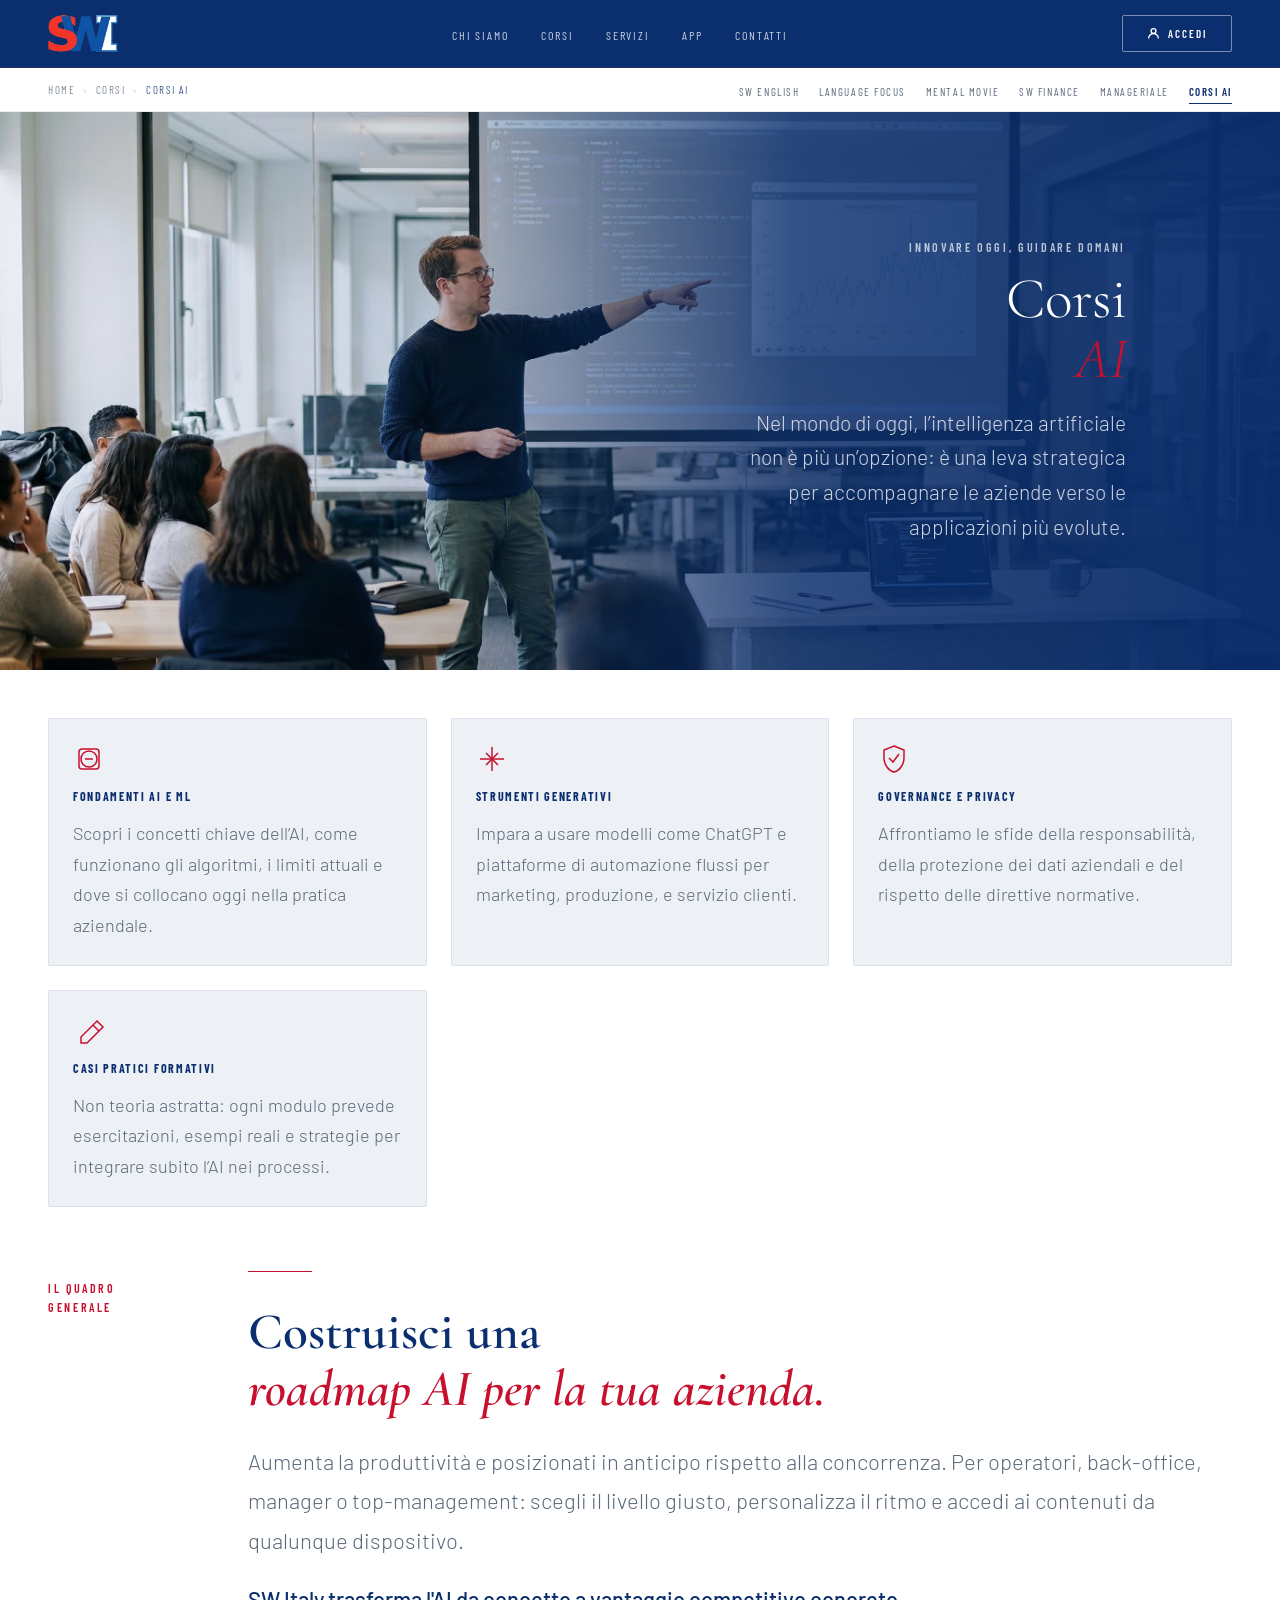
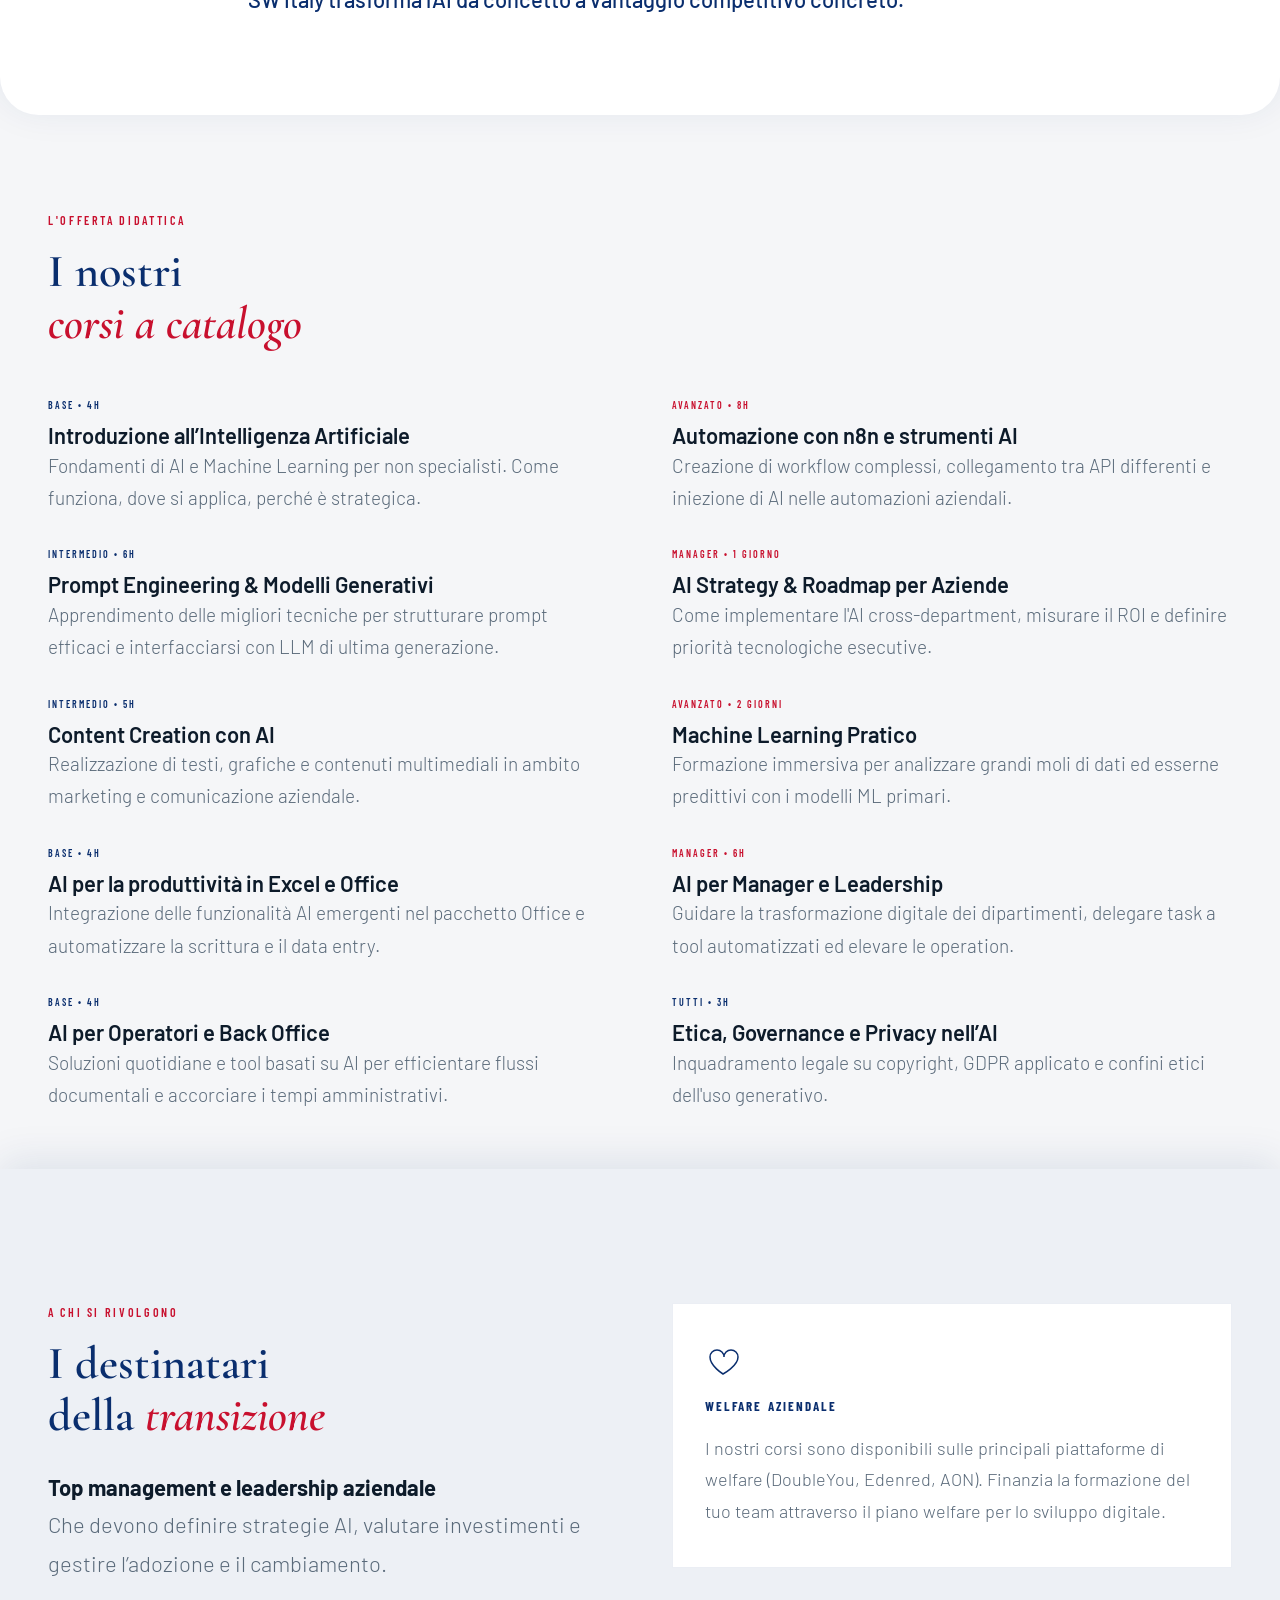
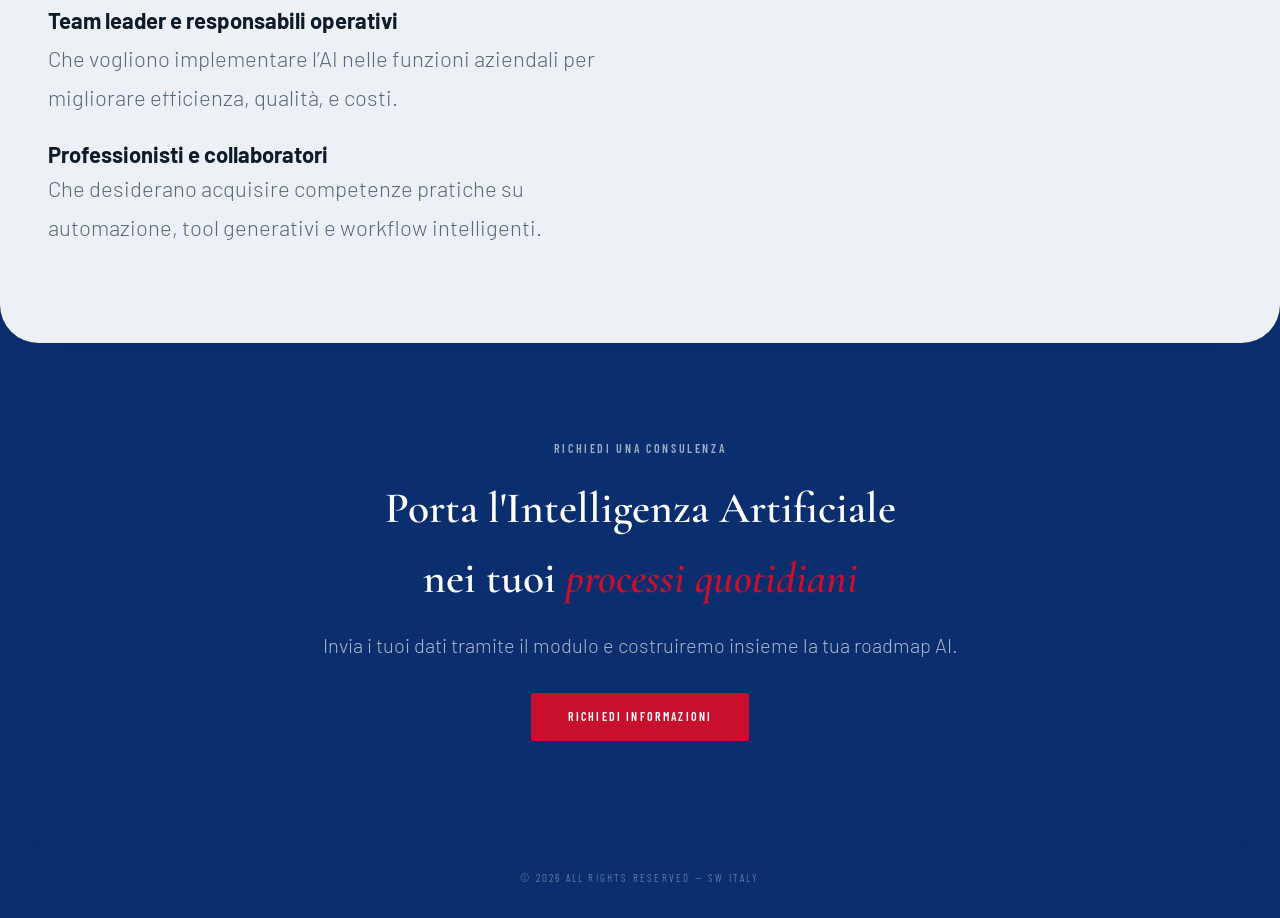
<file: corso-ai.html>
<!DOCTYPE html>
<html lang="it">
<head>
  <meta charset="UTF-8" />
  <meta name="viewport" content="width=device-width, initial-scale=1.0, viewport-fit=cover" />
  <meta name="description" content="Corsi AI — Formazione in Intelligenza Artificiale per aziende, team e professionisti." />

  <!-- Open Graph -->
  <meta property="og:type"        content="website" />
  <meta property="og:title"       content="Corsi AI — Innovare oggi, guidare domani" />
  <meta property="og:description" content="Percorsi completi dalle basi fino alle applicazioni più evolute per cogliere le opportunità offerte dall'AI." />
  <meta property="og:image"       content="img/compressed/jpg/bg-ai.jpg" />

  <!-- Canonical -->
  <link rel="canonical" href="https://switaly.it/corso-ai.html" />

  <title>Corsi AI — SW Italy</title>

  <!-- Fonts -->
  <link rel="preconnect" href="https://fonts.googleapis.com" />
  <link rel="preconnect" href="https://fonts.gstatic.com" crossorigin />
  <link rel="preload" href="https://fonts.googleapis.com/css2?family=Cormorant+Garamond:ital,wght@0,300;0,400;1,300;1,400&family=Barlow:wght@300;400;500&family=Barlow+Condensed:wght@400;600;700&display=swap" as="style" crossorigin />
  <link
    href="https://fonts.googleapis.com/css2?family=Cormorant+Garamond:ital,wght@0,300;0,400;1,300;1,400&family=Barlow:wght@300;400;500&family=Barlow+Condensed:wght@400;600;700&display=swap"
    rel="stylesheet"
  />

  <!-- Shared stylesheets -->
  <link rel="stylesheet" href="css/base.css" />
  <link rel="stylesheet" href="css/components.css" />
  <link rel="stylesheet" href="css/sections.css" />
  <link rel="stylesheet" href="css/animations.css" />
  <!-- Page-specific additions -->
  <link rel="stylesheet" href="css/course-page.css" />
</head>
<body class="page-course">

  <!-- Skip-to-content — first focusable element, visible on keyboard focus -->
  <a href="#main-content" class="skip-link">Salta al contenuto principale</a>

  <!-- ════════════════════════════════════════
       MAIN NAV
       ════════════════════════════════════════ -->
  <header>
    <nav id="site-nav" class="nav nav--scrolled" role="navigation" aria-label="Navigazione principale">

      <a href="index.html" class="nav__logo" aria-label="SW Italy — home">
        <img src="img/logos/logo-swi.png" alt="SW Italy" />
      </a>

      <ul class="nav__links" role="list">
        <li><a href="index.html#chi-siamo">Chi Siamo</a></li>
        <li><a href="index.html#corsi">Corsi</a></li>
        <li><a href="index.html#servizi">Servizi</a></li>
        <li><a href="index.html#app">App</a></li>
        <li><a href="index.html#contatti">Contatti</a></li>
      </ul>

      <a href="https://formazione.switaly.it/login" class="btn btn--login btn--nav">
        <svg width="13" height="13" viewBox="0 0 16 16" fill="none" stroke="currentColor" stroke-width="1.6" aria-hidden="true">
          <circle cx="8" cy="5" r="3"/>
          <path d="M2 14c0-3.3 2.7-6 6-6s6 2.7 6 6"/>
        </svg>
        Accedi
      </a>

      <button
        id="nav-burger"
        class="nav__burger"
        aria-controls="nav-drawer"
        aria-expanded="false"
        aria-label="Apri menu"
      >
        <span aria-hidden="true"></span>
        <span aria-hidden="true"></span>
        <span aria-hidden="true"></span>
      </button>

    </nav>

    <nav id="nav-drawer" class="nav__drawer" role="navigation" aria-label="Navigazione mobile">
      <a href="index.html#chi-siamo">Chi Siamo</a>
      <a href="index.html#corsi">Corsi</a>
      <a href="index.html#servizi">Servizi</a>
      <a href="index.html#app">App</a>
      <a href="index.html#contatti">Contatti</a>
      <a href="https://formazione.switaly.it/login" class="btn btn--login btn--drawer-login">
        <svg width="13" height="13" viewBox="0 0 16 16" fill="none" stroke="currentColor" stroke-width="1.6" aria-hidden="true">
          <circle cx="8" cy="5" r="3"/>
          <path d="M2 14c0-3.3 2.7-6 6-6s6 2.7 6 6"/>
        </svg>
        Accedi
      </a>
    </nav>

    <!-- ── SUBNAV — sticky breadcrumb + sibling courses ── -->
    <nav id="site-subnav" class="subnav" aria-label="Breadcrumb e corsi collegati">
      <div class="subnav__inner">

        <!-- Breadcrumb -->
        <div class="subnav__breadcrumb-wrap">
          <ol class="breadcrumb" aria-label="Percorso di navigazione">
            <li><a href="index.html">Home</a></li>
            <li aria-hidden="true"><span class="breadcrumb__sep">›</span></li>
            <li><a href="index.html#corsi">Corsi</a></li>
            <li aria-hidden="true"><span class="breadcrumb__sep">›</span></li>
            <li><span class="breadcrumb__current" aria-current="page">Corsi AI</span></li>
          </ol>
        </div>

        <!-- Sibling course links -->
        <ul class="subnav__siblings" role="list" aria-label="Altri corsi linguistici">
          <li><a href="corso-swenglish.html">SW English</a></li>
          <li><a href="corso-languagefocus.html">Language Focus</a></li>
          <li><a href="corso-mentalmovie.html">Mental Movie</a></li>
          <li><a href="corso-swfinance.html">SW Finance</a></li>
          <li><a href="corso-manageriale.html">Manageriale</a></li>
          <li><a href="corso-ai.html" aria-current="page">Corsi AI</a></li>
        </ul>

      </div>
    </nav>
  </header>

  <!-- ════════════════════════════════════════
       MAIN
       ════════════════════════════════════════ -->
  <main id="main-content">

    <!-- ── HERO — split overlay, desktop only ── -->
    <section class="hero hero--course" aria-labelledby="course-heading">

      <picture>
        <source srcset="img/compressed/avif/bg-ai.avif" type="image/avif">
        <source srcset="img/compressed/webp/bg-ai.webp" type="image/webp">
        <img
        class="hero__bg"
        src="img/compressed/jpg/bg-ai.jpg"
        alt=""
        aria-hidden="true"
        style="object-position: top center;"
      />
      </picture>
      <div class="hero__overlay" aria-hidden="true"></div>

      <!-- Desktop text — two-column -->
      <div class="hero__content">
        <div aria-hidden="true"></div>

        <!-- Right column -->
        <div class="hero__right-col" style="grid-template-columns: 1fr;">
          
          <div class="hero__text-col" style="text-align: center; margin: 0 auto; max-width: 650px;">
            <p class="eyebrow hero__eyebrow" data-reveal>Innovare oggi, guidare domani</p>
            <h1 class="hero__title" id="course-heading">
              <span data-reveal="clip"><span class="reveal-inner">Corsi</span></span>
              <span data-reveal="clip"><span class="reveal-inner"><em>AI</em></span></span>
            </h1>
            <p class="hero__subtitle" data-reveal>
              Nel mondo di oggi, l’intelligenza artificiale non è più un’opzione: è una leva strategica per accompagnare le aziende verso le applicazioni più evolute.
            </p>
          </div>
          
        </div>

      </div>

    </section>

    <!-- ── MOBILE: text block below hero image ── -->
    <div class="course-intro" aria-hidden="true">
      <p class="eyebrow hero__eyebrow">Innovare oggi, guidare domani</p>
      <h2 class="hero__title">Corsi <em>AI</em></h2>
      <p class="hero__subtitle">
        Nel mondo di oggi, l’intelligenza artificiale non è più un’opzione: è una leva strategica per accompagnare le aziende verso le applicazioni più evolute.
      </p>
    </div>

    <!-- ── SECTION 1: Cosa Offriamo (Pillars) ─────────── -->
    <section
      class="section-layer section-layer--3"
      style="background: var(--c-surface); padding-top: calc(var(--sp-12) + var(--curve-section)); padding-bottom: var(--sp-24);"
      aria-labelledby="pillars-heading"
    >
      <div class="container">

        <!-- 4 feature pillars -->
        <div class="pillars" role="list">

          <div class="pillar" data-reveal role="listitem">
            <svg class="pillar__icon" viewBox="0 0 32 32" fill="none" stroke="currentColor" stroke-width="1.5" aria-hidden="true">
              <rect x="6" y="6" width="20" height="20" rx="3"/>
              <path d="M12 16h8"/>
              <circle cx="16" cy="16" r="8"/>
            </svg>
            <div class="pillar__title">Fondamenti AI e ML</div>
            <p class="pillar__body">Scopri i concetti chiave dell’AI, come funzionano gli algoritmi, i limiti attuali e dove si collocano oggi nella pratica aziendale.</p>
          </div>

          <div class="pillar" data-reveal role="listitem">
            <svg class="pillar__icon" viewBox="0 0 32 32" fill="none" stroke="currentColor" stroke-width="1.5" aria-hidden="true">
              <path d="M4 16h24M16 4v24"/>
              <path d="M22 10l-12 12M10 10l12 12"/>
            </svg>
            <div class="pillar__title">Strumenti Generativi</div>
            <p class="pillar__body">Impara a usare modelli come ChatGPT e piattaforme di automazione flussi per marketing, produzione, e servizio clienti.</p>
          </div>

          <div class="pillar" data-reveal role="listitem">
            <svg class="pillar__icon" viewBox="0 0 32 32" fill="none" stroke="currentColor" stroke-width="1.5" aria-hidden="true">
              <path d="M16 3l10 4v8c0 7-5 13-10 14-5-1-10-7-10-14V7l10-4z"/>
              <path d="M11 15l4 4 6-8"/>
            </svg>
            <div class="pillar__title">Governance e Privacy</div>
            <p class="pillar__body">Affrontiamo le sfide della responsabilità, della protezione dei dati aziendali e del rispetto delle direttive normative.</p>
          </div>

          <div class="pillar" data-reveal role="listitem">
            <svg class="pillar__icon" viewBox="0 0 32 32" fill="none" stroke="currentColor" stroke-width="1.5" aria-hidden="true">
              <path d="M24 6l6 6-16 16H8v-6L24 6z"/>
              <path d="M20 10l6 6"/>
            </svg>
            <div class="pillar__title">Casi Pratici Formativi</div>
            <p class="pillar__body">Non teoria astratta: ogni modulo prevede esercitazioni, esempi reali e strategie per integrare subito l’AI nei processi.</p>
          </div>

        </div>

        <!-- Intro text -->
        <div class="layout-split">
          <p class="section-about__tag eyebrow" data-reveal="left">Il quadro generale</p>
          <div>
            <div class="section-about__line" data-reveal="line" aria-hidden="true"></div>
            <h2 class="section-about__heading section-heading" id="pillars-heading">
              <span data-reveal="clip"><span class="reveal-inner">Costruisci una</span></span>
              <span data-reveal="clip"><span class="reveal-inner"><em>roadmap AI per la tua azienda.</em></span></span>
            </h2>
            <p class="section-body" data-reveal>
              Aumenta la produttività e posizionati in anticipo rispetto alla concorrenza. 
              Per operatori, back-office, manager o top-management: scegli il livello giusto, 
              personalizza il ritmo e accedi ai contenuti da qualunque dispositivo.
            </p>
            <p class="section-body section-body--spaced section-body--callout" data-reveal>
              SW Italy trasforma l'AI da concetto a vantaggio competitivo concreto.
            </p>
          </div>
        </div>

      </div>
    </section>

    <!-- ── SECTION 2: Programma (Moduli Doppia Colonna) ────────────── -->
    <section
      class="section-layer section-layer--2"
      style="background: var(--c-bg); padding-bottom: var(--sp-24);"
      aria-labelledby="moduli-heading"
    >
      <div class="container">

        <div class="section-courses__header" style="margin-bottom: var(--sp-12);">
          <div>
            <p class="eyebrow" data-reveal>L'offerta didattica</p>
            <h2 class="section-heading" id="moduli-heading">
              <span data-reveal="clip"><span class="reveal-inner">I nostri</span></span>
              <span data-reveal="clip"><span class="reveal-inner"><em>corsi a catalogo</em></span></span>
            </h2>
          </div>
        </div>

        <div class="layout-two-col">

          <!-- Left Column (Base / Intermedio) -->
          <div class="course-modules-col">
            
            <div data-reveal>
              <p class="course-module__badge course-module__badge--base">Base • 4h</p>
              <h3 class="course-module__title">Introduzione all’Intelligenza Artificiale</h3>
              <p class="course-module__body">Fondamenti di AI e Machine Learning per non specialisti. Come funziona, dove si applica, perché è strategica.</p>
            </div>

            <div data-reveal>
              <p class="course-module__badge course-module__badge--base">Intermedio • 6h</p>
              <h3 class="course-module__title">Prompt Engineering & Modelli Generativi</h3>
              <p class="course-module__body">Apprendimento delle migliori tecniche per strutturare prompt efficaci e interfacciarsi con LLM di ultima generazione.</p>
            </div>

            <div data-reveal>
              <p class="course-module__badge course-module__badge--base">Intermedio • 5h</p>
              <h3 class="course-module__title">Content Creation con AI</h3>
              <p class="course-module__body">Realizzazione di testi, grafiche e contenuti multimediali in ambito marketing e comunicazione aziendale.</p>
            </div>
            
            <div data-reveal>
              <p class="course-module__badge course-module__badge--base">Base • 4h</p>
              <h3 class="course-module__title">AI per la produttività in Excel e Office</h3>
              <p class="course-module__body">Integrazione delle funzionalità AI emergenti nel pacchetto Office e automatizzare la scrittura e il data entry.</p>
            </div>

            <div data-reveal>
              <p class="course-module__badge course-module__badge--base">Base • 4h</p>
              <h3 class="course-module__title">AI per Operatori e Back Office</h3>
              <p class="course-module__body">Soluzioni quotidiane e tool basati su AI per efficientare flussi documentali e accorciare i tempi amministrativi.</p>
            </div>

          </div>

          <!-- Right Column (Avanzato / Manageriali) -->
          <div class="course-modules-col">

            <div data-reveal>
              <p class="course-module__badge course-module__badge--advanced">Avanzato • 8h</p>
              <h3 class="course-module__title">Automazione con n8n e strumenti AI</h3>
              <p class="course-module__body">Creazione di workflow complessi, collegamento tra API differenti e iniezione di AI nelle automazioni aziendali.</p>
            </div>

            <div data-reveal>
              <p class="course-module__badge course-module__badge--advanced">Manager • 1 giorno</p>
              <h3 class="course-module__title">AI Strategy & Roadmap per Aziende</h3>
              <p class="course-module__body">Come implementare l'AI cross-department, misurare il ROI e definire priorità tecnologiche esecutive.</p>
            </div>

            <div data-reveal>
              <p class="course-module__badge course-module__badge--advanced">Avanzato • 2 giorni</p>
              <h3 class="course-module__title">Machine Learning Pratico</h3>
              <p class="course-module__body">Formazione immersiva per analizzare grandi moli di dati ed esserne predittivi con i modelli ML primari.</p>
            </div>

            <div data-reveal>
              <p class="course-module__badge course-module__badge--advanced">Manager • 6h</p>
              <h3 class="course-module__title">AI per Manager e Leadership</h3>
              <p class="course-module__body">Guidare la trasformazione digitale dei dipartimenti, delegare task a tool automatizzati ed elevare le operation.</p>
            </div>

            <div data-reveal>
              <p class="course-module__badge course-module__badge--base">Tutti • 3h</p>
              <h3 class="course-module__title">Etica, Governance e Privacy nell’AI</h3>
              <p class="course-module__body">Inquadramento legale su copyright, GDPR applicato e confini etici dell'uso generativo.</p>
            </div>

          </div>

        </div>

      </div>
    </section>

    <!-- ── SECTION 3: Destinatari / Welfare ────────────────── -->
    <section
      class="section-layer section-layer--2"
      style="background: var(--c-surface-2); padding-bottom: var(--sp-24);"
      aria-labelledby="outcomes-heading"
    >
      <div class="container">
        <div class="layout-two-col">

          <div>
            <p class="eyebrow" data-reveal>A chi si rivolgono</p>
            <h2 class="section-heading" id="outcomes-heading" data-reveal style="margin-bottom: var(--sp-8);">
              I destinatari<br>della <em>transizione</em>
            </h2>
            
            <div class="audience-block" data-reveal>
              <h4 class="audience-block__title">Top management e leadership aziendale</h4>
              <p class="section-body">Che devono definire strategie AI, valutare investimenti e gestire l’adozione e il cambiamento.</p>
            </div>
            
            <div class="audience-block" data-reveal>
              <h4 class="audience-block__title">Team leader e responsabili operativi</h4>
              <p class="section-body">Che vogliono implementare l’AI nelle funzioni aziendali per migliorare efficienza, qualità, e costi.</p>
            </div>

            <div data-reveal>
              <h4 class="audience-block__title">Professionisti e collaboratori</h4>
              <p class="section-body">Che desiderano acquisire competenze pratiche su automazione, tool generativi e workflow intelligenti.</p>
            </div>
          </div>

          <!-- Welfare block -->
          <div class="service-block" data-reveal style="align-self: start;">
            <svg class="service-block__icon" viewBox="0 0 36 36" fill="none" stroke="currentColor" stroke-width="1.5" aria-hidden="true">
              <path d="M18 30s-13-8-13-17a7 7 0 0114 0 7 7 0 0114 0c0 9-15 17-15 17z"/>
            </svg>
            <div class="service-block__title">Welfare Aziendale</div>
            <p class="service-block__body">
              I nostri corsi sono disponibili sulle principali piattaforme di welfare
              (DoubleYou, Edenred, AON). Finanzia la formazione del tuo team attraverso
              il piano welfare per lo sviluppo digitale.
            </p>
          </div>

        </div>
      </div>
    </section>

    <!-- ── CTA BAND ───────────────────────────── -->
    <div
      class="cta-band"
      style="background: var(--c-primary);"
    >
      <div class="container" style="text-align: center;">
        <p class="eyebrow eyebrow--light" data-reveal>Richiedi una consulenza</p>
        <h2 class="cta-band__heading" data-reveal>
          Porta l'Intelligenza Artificiale<br>nei tuoi <em style="font-style:italic; color:var(--c-secondary);">processi quotidiani</em>
        </h2>
        <p class="cta-band__sub" data-reveal>
          Invia i tuoi dati tramite il modulo e costruiremo insieme la tua roadmap AI.
        </p>
        <div data-reveal>
          <a
            href="index.html#contatti"
            class="btn btn--secondary js-course-cta"
            data-course="Corsi AI"
            aria-label="Richiedi informazioni sui Corsi AI"
          >
            Richiedi Informazioni
          </a>
        </div>
      </div>
    </div>

  </main>

  <!-- ════════════════════════════════════════
       FOOTER
       ════════════════════════════════════════ -->
  <footer class="footer">
    <p class="footer__text">© 2026 All Rights Reserved — SW Italy</p>
  </footer>

  <!-- Scripts -->
  <script type="module" src="js/inner-page.js"></script>

  <!-- Noscript fallback: expose all content if JS is disabled -->
  <noscript>
    <style>
      [data-reveal],
      .nav__logo,
      .btn--nav {
        opacity: 1 !important;
        transform: none !important;
        width: auto !important;
        animation: none !important;
        transition: none !important;
      }
      [data-reveal="clip"] > .reveal-inner {
        transform: none !important;
        opacity: 1 !important;
      }
    </style>
  </noscript>

</body>
</html>
</file>
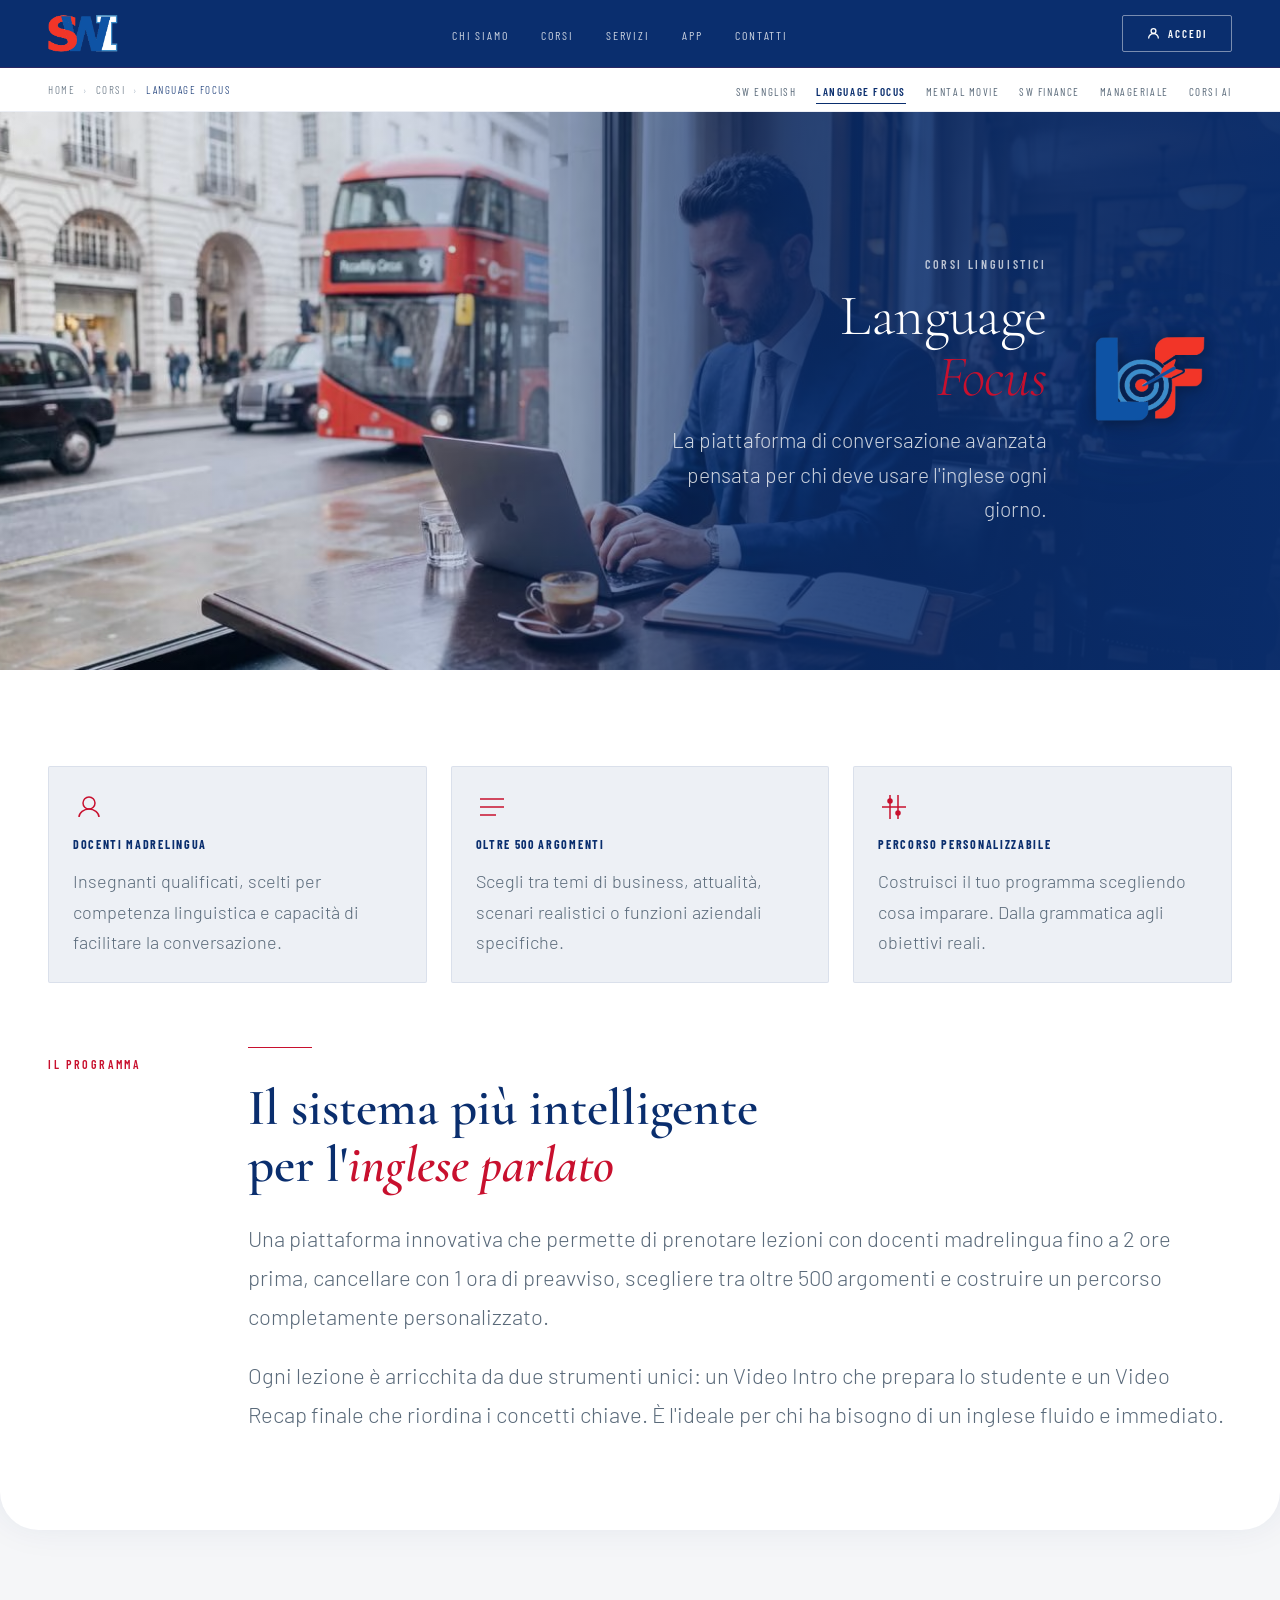
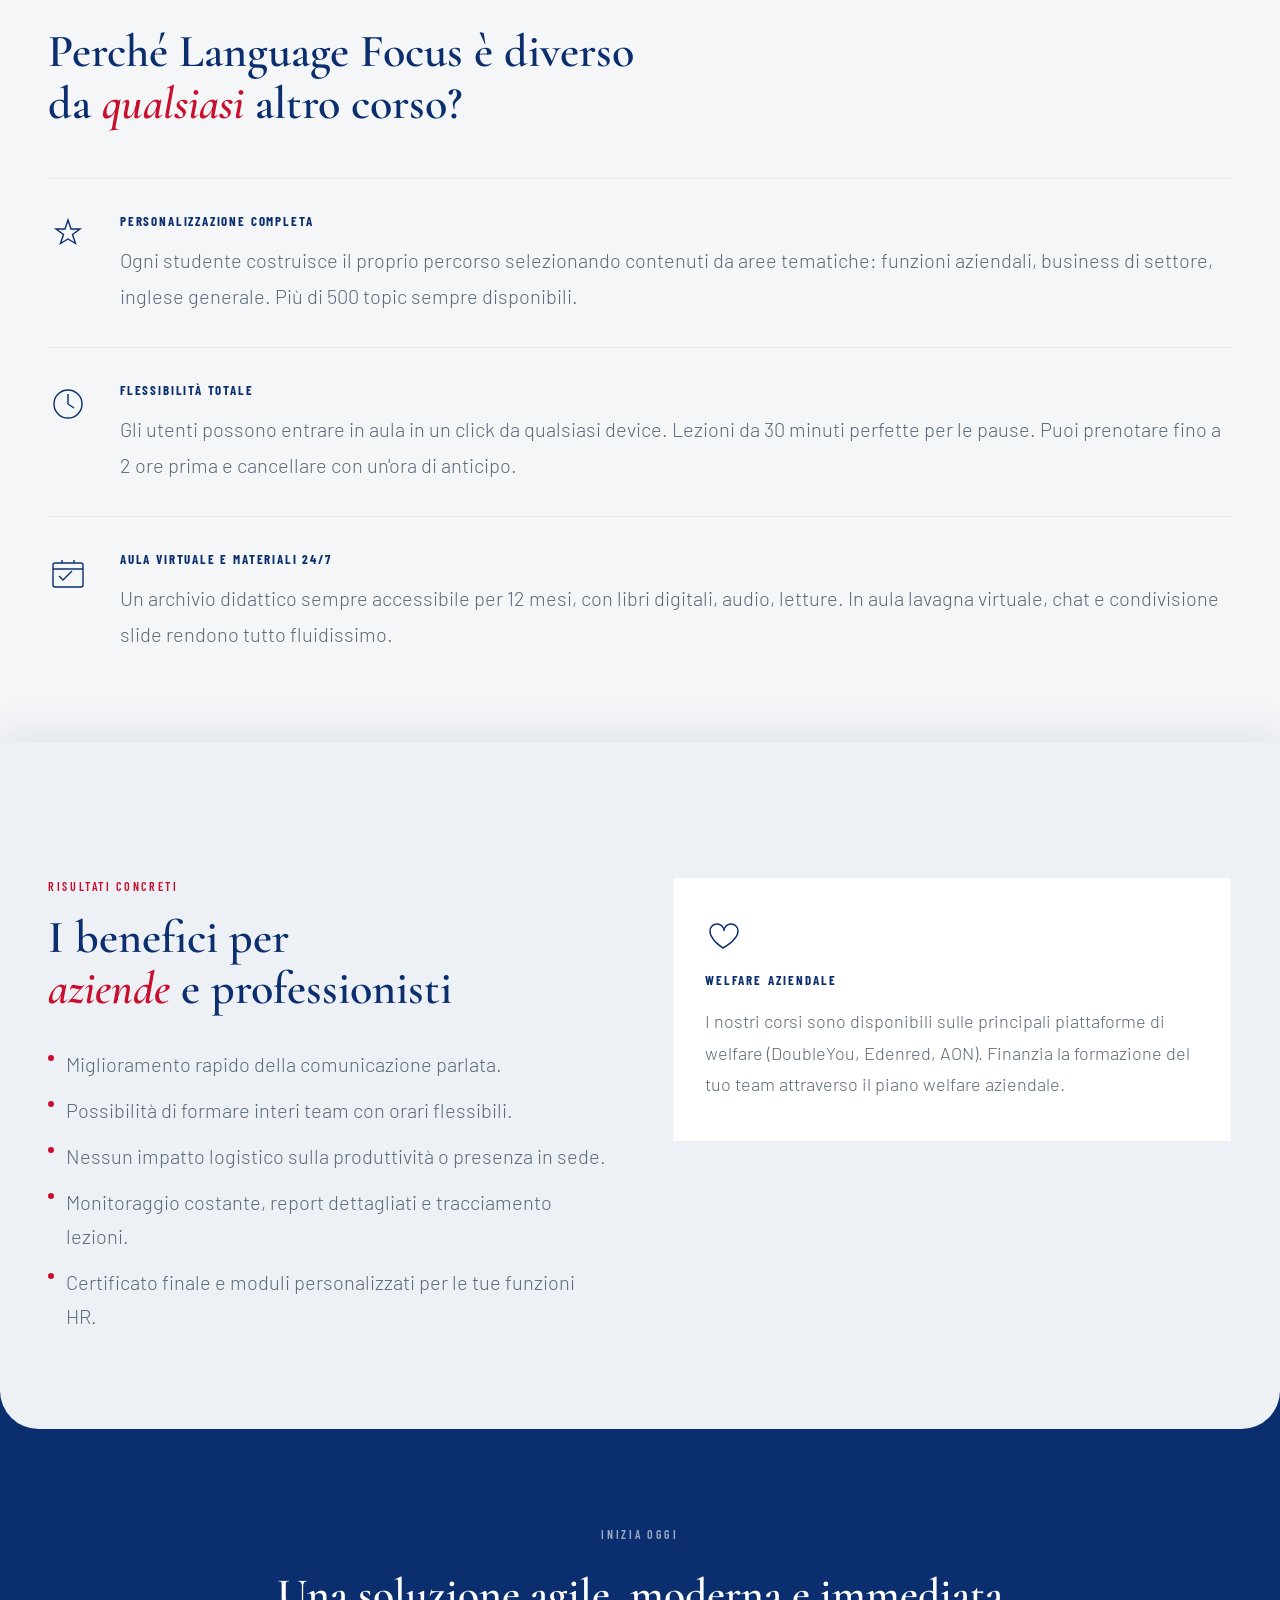
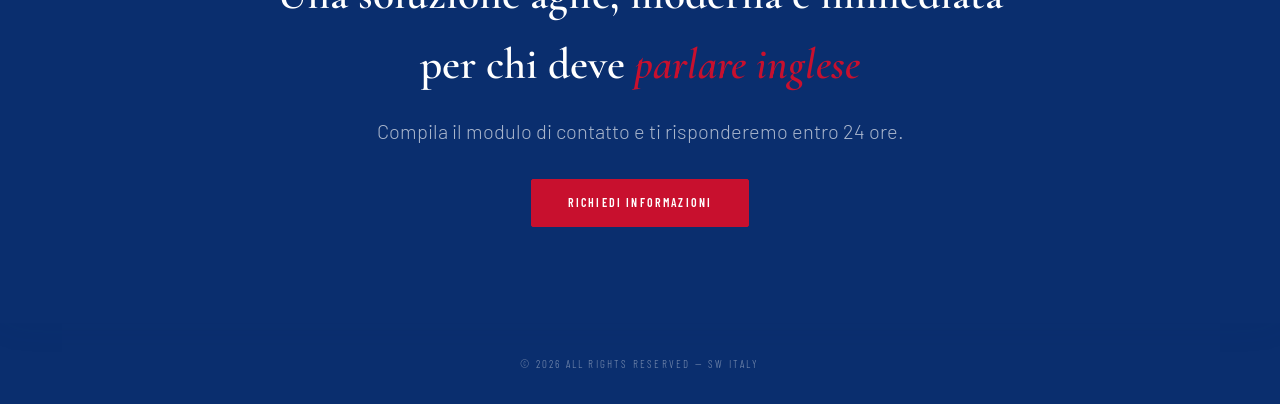
<file: corso-languagefocus.html>
<!DOCTYPE html>
<html lang="it">
<head>
  <meta charset="UTF-8" />
  <meta name="viewport" content="width=device-width, initial-scale=1.0, viewport-fit=cover" />
  <meta name="description" content="Language Focus — La piattaforma di conversazione avanzata pensata per chi deve usare l'inglese ogni giorno." />

  <!-- Open Graph -->
  <meta property="og:type"        content="website" />
  <meta property="og:title"       content="Language Focus — SW Italy" />
  <meta property="og:description" content="Language Focus è il sistema più flessibile e intelligente per migliorare l'inglese parlato." />
  <meta property="og:image"       content="img/compressed/jpg/bg-languagefocus.jpg" />

  <!-- Canonical -->
  <link rel="canonical" href="https://switaly.it/corso-languagefocus.html" />

  <title>Language Focus — SW Italy</title>

  <!-- Fonts -->
  <link rel="preconnect" href="https://fonts.googleapis.com" />
  <link rel="preconnect" href="https://fonts.gstatic.com" crossorigin />
  <link rel="preload" href="https://fonts.googleapis.com/css2?family=Cormorant+Garamond:ital,wght@0,300;0,400;1,300;1,400&family=Barlow:wght@300;400;500&family=Barlow+Condensed:wght@400;600;700&display=swap" as="style" crossorigin />
  <link
    href="https://fonts.googleapis.com/css2?family=Cormorant+Garamond:ital,wght@0,300;0,400;1,300;1,400&family=Barlow:wght@300;400;500&family=Barlow+Condensed:wght@400;600;700&display=swap"
    rel="stylesheet"
  />

  <!-- Shared stylesheets — same order as index.html -->
  <link rel="stylesheet" href="css/base.css" />
  <link rel="stylesheet" href="css/components.css" />
  <link rel="stylesheet" href="css/sections.css" />
  <link rel="stylesheet" href="css/animations.css" />
  <!-- Page-specific additions only -->
  <link rel="stylesheet" href="css/course-page.css" />
</head>
<body class="page-course">

  <!-- Skip-to-content — first focusable element, visible on keyboard focus -->
  <a href="#main-content" class="skip-link">Salta al contenuto principale</a>

  <!-- ════════════════════════════════════════
       MAIN NAV
       ════════════════════════════════════════ -->
  <header>
    <nav id="site-nav" class="nav nav--scrolled" role="navigation" aria-label="Navigazione principale">

      <a href="index.html" class="nav__logo" aria-label="SW Italy — home">
        <img src="img/logos/logo-swi.png" alt="SW Italy" />
      </a>

      <ul class="nav__links" role="list">
        <li><a href="index.html#chi-siamo">Chi Siamo</a></li>
        <li><a href="index.html#corsi">Corsi</a></li>
        <li><a href="index.html#servizi">Servizi</a></li>
        <li><a href="index.html#app">App</a></li>
        <li><a href="index.html#contatti">Contatti</a></li>
      </ul>

      <a href="https://formazione.switaly.it/login" class="btn btn--login btn--nav">
        <svg width="13" height="13" viewBox="0 0 16 16" fill="none" stroke="currentColor" stroke-width="1.6" aria-hidden="true">
          <circle cx="8" cy="5" r="3"/>
          <path d="M2 14c0-3.3 2.7-6 6-6s6 2.7 6 6"/>
        </svg>
        Accedi
      </a>

      <button
        id="nav-burger"
        class="nav__burger"
        aria-controls="nav-drawer"
        aria-expanded="false"
        aria-label="Apri menu"
      >
        <span aria-hidden="true"></span>
        <span aria-hidden="true"></span>
        <span aria-hidden="true"></span>
      </button>

    </nav>

    <nav id="nav-drawer" class="nav__drawer" role="navigation" aria-label="Navigazione mobile">
      <a href="index.html#chi-siamo">Chi Siamo</a>
      <a href="index.html#corsi">Corsi</a>
      <a href="index.html#servizi">Servizi</a>
      <a href="index.html#app">App</a>
      <a href="index.html#contatti">Contatti</a>
      <a href="https://formazione.switaly.it/login" class="btn btn--login btn--drawer-login">
        <svg width="13" height="13" viewBox="0 0 16 16" fill="none" stroke="currentColor" stroke-width="1.6" aria-hidden="true">
          <circle cx="8" cy="5" r="3"/>
          <path d="M2 14c0-3.3 2.7-6 6-6s6 2.7 6 6"/>
        </svg>
        Accedi
      </a>
    </nav>

    <!-- ── SUBNAV — sticky breadcrumb + sibling courses ── -->
    <nav id="site-subnav" class="subnav" aria-label="Breadcrumb e corsi collegati">
      <div class="subnav__inner">

        <!-- Breadcrumb -->
        <div class="subnav__breadcrumb-wrap">
          <ol class="breadcrumb" aria-label="Percorso di navigazione">
            <li><a href="index.html">Home</a></li>
            <li aria-hidden="true"><span class="breadcrumb__sep">›</span></li>
            <li><a href="index.html#corsi">Corsi</a></li>
            <li aria-hidden="true"><span class="breadcrumb__sep">›</span></li>
            <li><span class="breadcrumb__current" aria-current="page">Language Focus</span></li>
          </ol>
        </div>

        <!-- Sibling course links -->
        <ul class="subnav__siblings" role="list" aria-label="Altri corsi linguistici">
          <li><a href="corso-swenglish.html">SW English</a></li>
          <li><a href="corso-languagefocus.html" aria-current="page">Language Focus</a></li>
          <li><a href="corso-mentalmovie.html">Mental Movie</a></li>
          <li><a href="corso-swfinance.html">SW Finance</a></li>
          <li><a href="corso-manageriale.html">Manageriale</a></li>
          <li><a href="corso-ai.html">Corsi AI</a></li>
        </ul>

      </div>
    </nav>
  </header>


  <!-- ════════════════════════════════════════
       MAIN
       ════════════════════════════════════════ -->
  <main id="main-content">

    <!-- ── HERO — split overlay, desktop only ── -->
    <section class="hero hero--course" aria-labelledby="course-heading">

      <picture>
        <source srcset="img/compressed/avif/bg-languagefocus.avif" type="image/avif">
        <source srcset="img/compressed/webp/bg-languagefocus.webp" type="image/webp">
        <img
        class="hero__bg"
        src="img/compressed/jpg/bg-languagefocus.jpg"
        alt=""
        aria-hidden="true"
        style="object-position: center;"
      />
      </picture>
      <div class="hero__overlay" aria-hidden="true"></div>

      <!-- Desktop text — two-column: empty left, logo + text right on blue -->
      <div class="hero__content">

        <!-- Empty div acts as the left column (sits over the clear image) -->
        <div aria-hidden="true"></div>

        <!-- Right column — sits on the blue overlay, holds logo and text -->
        <div class="hero__right-col">
          
          <div class="hero__text-col">
            <p class="eyebrow hero__eyebrow" data-reveal>Corsi linguistici</p>
            <h1 class="hero__title" id="course-heading">
              <span data-reveal="clip"><span class="reveal-inner">Language</span></span>
              <span data-reveal="clip"><span class="reveal-inner"><em>Focus</em></span></span>
            </h1>
            <p class="hero__subtitle" data-reveal>
              La piattaforma di conversazione avanzata pensata per chi deve usare l'inglese ogni giorno.
            </p>
          </div>
          
          <img class="hero__logo" src="img/logos/logo-languagefocus.png" alt="Language Focus" />

        </div>

      </div>

    </section>

    <!-- ── MOBILE: text block below hero image ── -->
    <div class="course-intro" aria-hidden="true">
      <img class="hero__logo" src="img/logos/logo-languagefocus.png" alt="Language Focus" />
      <p class="eyebrow hero__eyebrow">Corsi linguistici</p>
      <h2 class="hero__title">Language <em>Focus</em></h2>
      <p class="hero__subtitle">
        La piattaforma di conversazione avanzata pensata per chi deve usare l'inglese ogni giorno.
      </p>
    </div>


    <!-- ── SECTION 1: Pillars + intro ─────────── -->
    <section
      class="section-layer section-layer--3"
      style="background: var(--c-surface); padding-bottom: var(--sp-24);"
      aria-labelledby="pillars-heading"
    >
      <div class="container">

        <!-- 3 feature pillars -->
        <div class="pillars" role="list">

          <div class="pillar" data-reveal role="listitem">
            <svg class="pillar__icon" viewBox="0 0 32 32" fill="none" stroke="currentColor" stroke-width="1.5" aria-hidden="true">
              <circle cx="16" cy="12" r="6"/>
              <path d="M6 26c0-4.4 5-8 10-8s10 3.6 10 8"/>
            </svg>
            <div class="pillar__title">Docenti Madrelingua</div>
            <p class="pillar__body">Insegnanti qualificati, scelti per competenza linguistica e capacità di facilitare la conversazione.</p>
          </div>

          <div class="pillar" data-reveal role="listitem">
            <svg class="pillar__icon" viewBox="0 0 32 32" fill="none" stroke="currentColor" stroke-width="1.5" aria-hidden="true">
              <path d="M4 8h24M4 16h24M4 24h16"/>
            </svg>
            <div class="pillar__title">Oltre 500 Argomenti</div>
            <p class="pillar__body">Scegli tra temi di business, attualità, scenari realistici o funzioni aziendali specifiche.</p>
          </div>

          <div class="pillar" data-reveal role="listitem">
            <svg class="pillar__icon" viewBox="0 0 32 32" fill="none" stroke="currentColor" stroke-width="1.5" aria-hidden="true">
              <path d="M12 4v24M20 4v24M4 16h24"/>
              <circle cx="12" cy="10" r="2" fill="currentColor"/>
              <circle cx="20" cy="22" r="2" fill="currentColor"/>
            </svg>
            <div class="pillar__title">Percorso Personalizzabile</div>
            <p class="pillar__body">Costruisci il tuo programma scegliendo cosa imparare. Dalla grammatica agli obiettivi reali.</p>
          </div>

        </div>

        <!-- Intro text -->
        <div class="layout-split">
          <p class="section-about__tag eyebrow" data-reveal="left">Il programma</p>
          <div>
            <div class="section-about__line" data-reveal="line" aria-hidden="true"></div>
            <h2 class="section-about__heading section-heading" id="pillars-heading">
              <span data-reveal="clip"><span class="reveal-inner">Il sistema più intelligente</span></span>
              <span data-reveal="clip"><span class="reveal-inner">per l'<em>inglese parlato</em></span></span>
            </h2>
            <p class="section-body" data-reveal>
              Una piattaforma innovativa che permette di prenotare lezioni con docenti
              madrelingua fino a 2 ore prima, cancellare con 1 ora di preavviso, scegliere 
              tra oltre 500 argomenti e costruire un percorso completamente personalizzato.
            </p>
            <p class="section-body section-body--spaced" data-reveal>
              Ogni lezione è arricchita da due strumenti unici: un Video Intro che prepara lo 
              studente e un Video Recap finale che riordina i concetti chiave. È l'ideale per 
              chi ha bisogno di un inglese fluido e immediato.
            </p>
          </div>
        </div>

      </div>
    </section>


    <!-- ── SECTION 2: How it works ────────────── -->
    <section
      class="section-layer section-layer--2"
      style="background: var(--c-bg); padding-bottom: var(--sp-24);"
      aria-labelledby="method-heading"
    >
      <div class="container">

        <h2 class="section-heading" id="method-heading" style="margin-bottom: var(--sp-12);">
          <span data-reveal="clip"><span class="reveal-inner">Perché Language Focus è diverso</span></span>
          <span data-reveal="clip"><span class="reveal-inner">da <em>qualsiasi</em> altro corso?</span></span>
        </h2>

        <div class="method-block" data-reveal>
          <svg class="method-block__icon" viewBox="0 0 40 40" fill="none" stroke="currentColor" stroke-width="1.4" aria-hidden="true">
            <path d="M20 5l3 9h9l-7.5 5.5 3 9L20 24l-7.5 4.5 3-9L8 14h9z"/>
          </svg>
          <div>
            <div class="method-block__title">Personalizzazione completa</div>
            <p class="method-block__body">
              Ogni studente costruisce il proprio percorso selezionando contenuti da aree tematiche: 
              funzioni aziendali, business di settore, inglese generale. Più di 500 topic sempre disponibili.
            </p>
          </div>
        </div>

        <div class="method-block" data-reveal>
          <svg class="method-block__icon" viewBox="0 0 40 40" fill="none" stroke="currentColor" stroke-width="1.4" aria-hidden="true">
            <circle cx="20" cy="20" r="14"/>
            <path d="M20 10v10l6 4"/>
          </svg>
          <div>
            <div class="method-block__title">Flessibilità totale</div>
            <p class="method-block__body">
              Gli utenti possono entrare in aula in un click da qualsiasi device. 
              Lezioni da 30 minuti perfette per le pause. Puoi prenotare fino a 2 ore prima e cancellare con un'ora di anticipo.
            </p>
          </div>
        </div>

        <div class="method-block" data-reveal>
          <svg class="method-block__icon" viewBox="0 0 40 40" fill="none" stroke="currentColor" stroke-width="1.4" aria-hidden="true">
            <rect x="5" y="10" width="30" height="24" rx="2"/>
            <path d="M5 16h30M14 10V7M26 10V7"/>
            <path d="M11 23l4 4 9-9"/>
          </svg>
          <div>
            <div class="method-block__title">Aula virtuale e materiali 24/7</div>
            <p class="method-block__body">
              Un archivio didattico sempre accessibile per 12 mesi, con libri digitali, audio, letture. In aula 
              lavagna virtuale, chat e condivisione slide rendono tutto fluidissimo.
            </p>
          </div>
        </div>

      </div>
    </section>


    <!-- ── SECTION 3: Outcomes ────────────────── -->
    <section
      class="section-layer section-layer--2"
      style="background: var(--c-surface-2); padding-bottom: var(--sp-24);"
      aria-labelledby="outcomes-heading"
    >
      <div class="container">
        <div class="layout-two-col">

          <div>
            <p class="eyebrow" data-reveal>Risultati concreti</p>
            <h2 class="section-heading" id="outcomes-heading" data-reveal style="margin-bottom: var(--sp-8);">
              I benefici per<br><em>aziende</em> e professionisti
            </h2>
            <ul class="outcomes" data-reveal>
              <li>Miglioramento rapido della comunicazione parlata.</li>
              <li>Possibilità di formare interi team con orari flessibili.</li>
              <li>Nessun impatto logistico sulla produttività o presenza in sede.</li>
              <li>Monitoraggio costante, report dettagliati e tracciamento lezioni.</li>
              <li>Certificato finale e moduli personalizzati per le tue funzioni HR.</li>
            </ul>
          </div>

          <!-- Welfare block -->
          <div class="service-block" data-reveal style="align-self: start;">
            <svg class="service-block__icon" viewBox="0 0 36 36" fill="none" stroke="currentColor" stroke-width="1.5" aria-hidden="true">
              <path d="M18 30s-13-8-13-17a7 7 0 0114 0 7 7 0 0114 0c0 9-15 17-15 17z"/>
            </svg>
            <div class="service-block__title">Welfare Aziendale</div>
            <p class="service-block__body">
              I nostri corsi sono disponibili sulle principali piattaforme di welfare
              (DoubleYou, Edenred, AON). Finanzia la formazione del tuo team attraverso
              il piano welfare aziendale.
            </p>
          </div>

        </div>
      </div>
    </section>


    <!-- ── CTA BAND ───────────────────────────── -->
    <div
      class="cta-band"
      style="background: var(--c-primary);"
    >
      <div class="container" style="text-align: center;">
        <p class="eyebrow eyebrow--light" data-reveal>Inizia oggi</p>
        <h2 class="cta-band__heading" data-reveal>
          Una soluzione agile, moderna e immediata<br>per chi deve <em style="font-style:italic; color:var(--c-secondary);">parlare inglese</em>
        </h2>
        <p class="cta-band__sub" data-reveal>
          Compila il modulo di contatto e ti risponderemo entro 24 ore.
        </p>
        <div data-reveal>
          <a
            href="index.html#contatti"
            class="btn btn--secondary js-course-cta"
            data-course="Language Focus"
            aria-label="Richiedi informazioni su Language Focus"
          >
            Richiedi Informazioni
          </a>
        </div>
      </div>
    </div>

  </main>


  <!-- ════════════════════════════════════════
       FOOTER (identical to index.html)
       ════════════════════════════════════════ -->
  <footer class="footer">
    <p class="footer__text">© 2026 All Rights Reserved — SW Italy</p>
  </footer>


  <!-- Scripts -->
  <script type="module" src="js/inner-page.js"></script>

  <!-- Noscript fallback: expose all content if JS is disabled -->
  <noscript>
    <style>
      [data-reveal],
      .nav__logo,
      .btn--nav {
        opacity: 1 !important;
        transform: none !important;
        width: auto !important;
        animation: none !important;
        transition: none !important;
      }
      [data-reveal="clip"] > .reveal-inner {
        transform: none !important;
        opacity: 1 !important;
      }
    </style>
  </noscript>

</body>
</html>
</file>
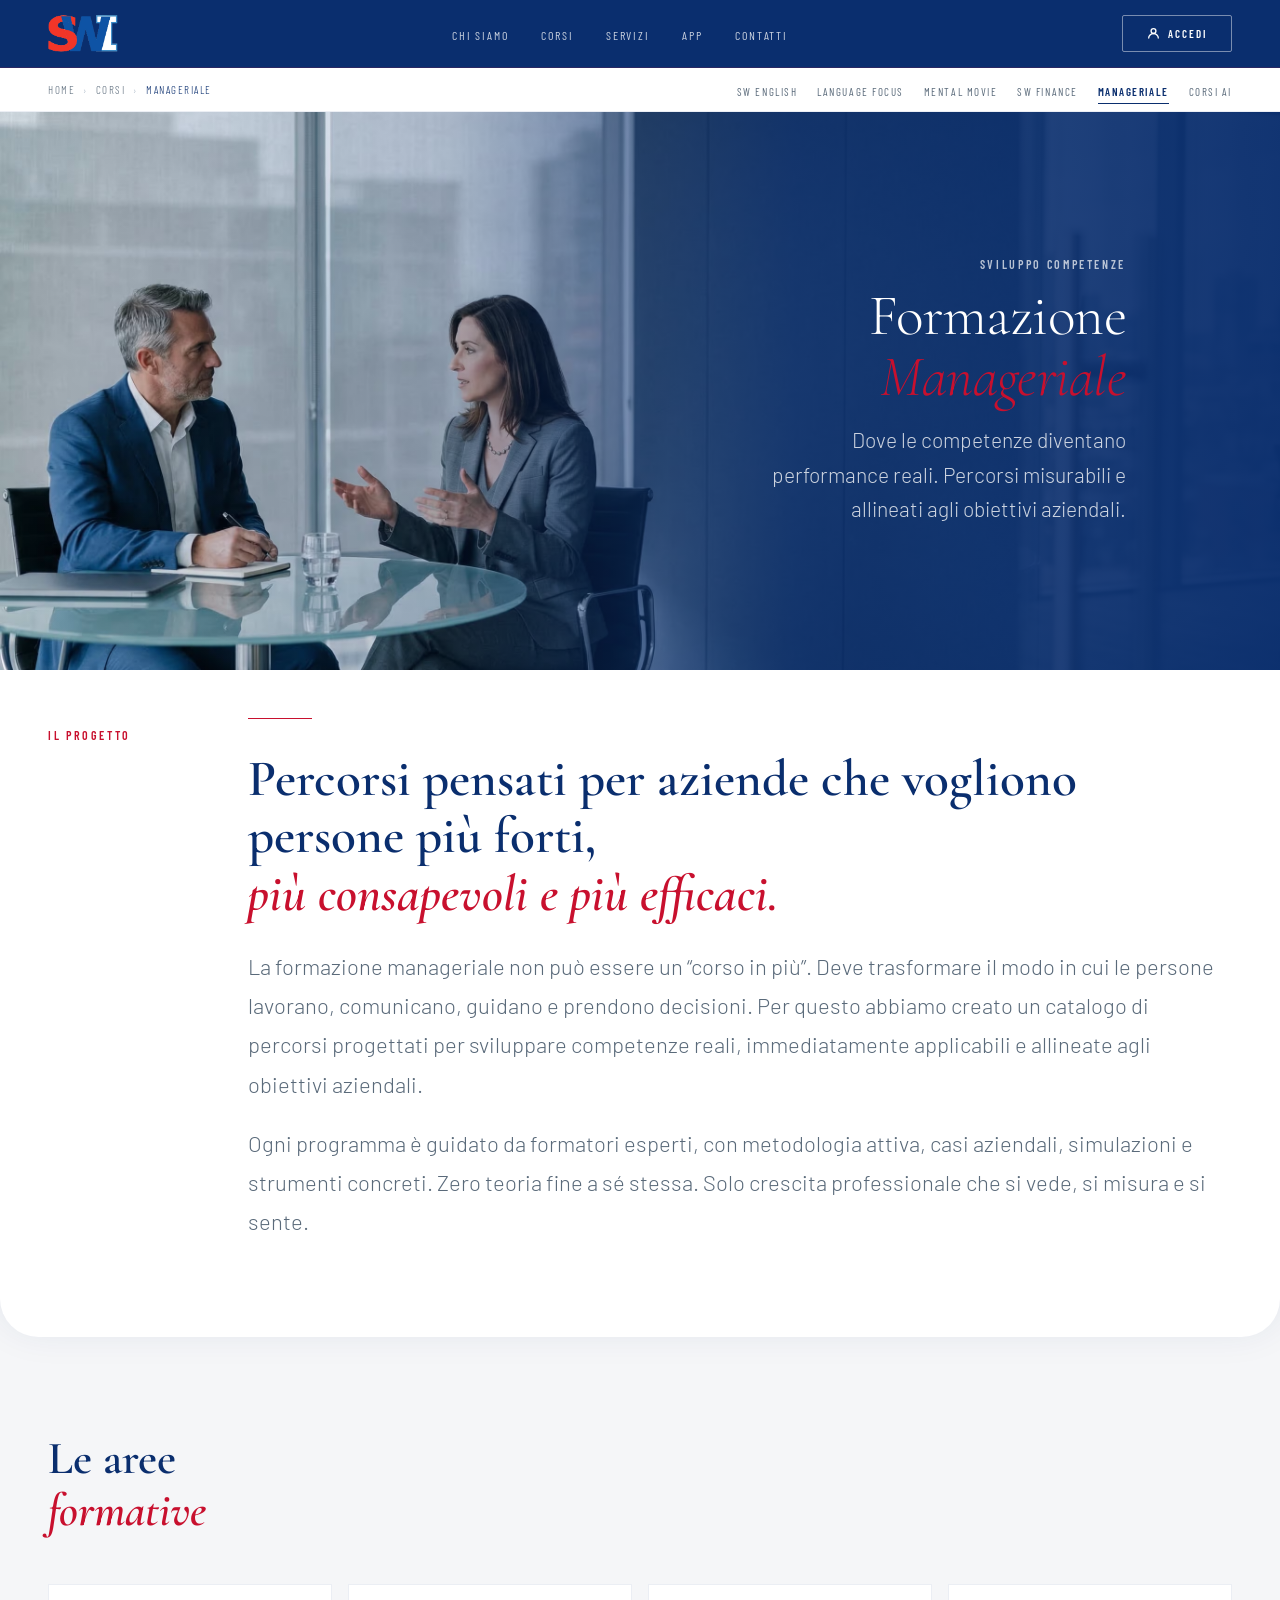
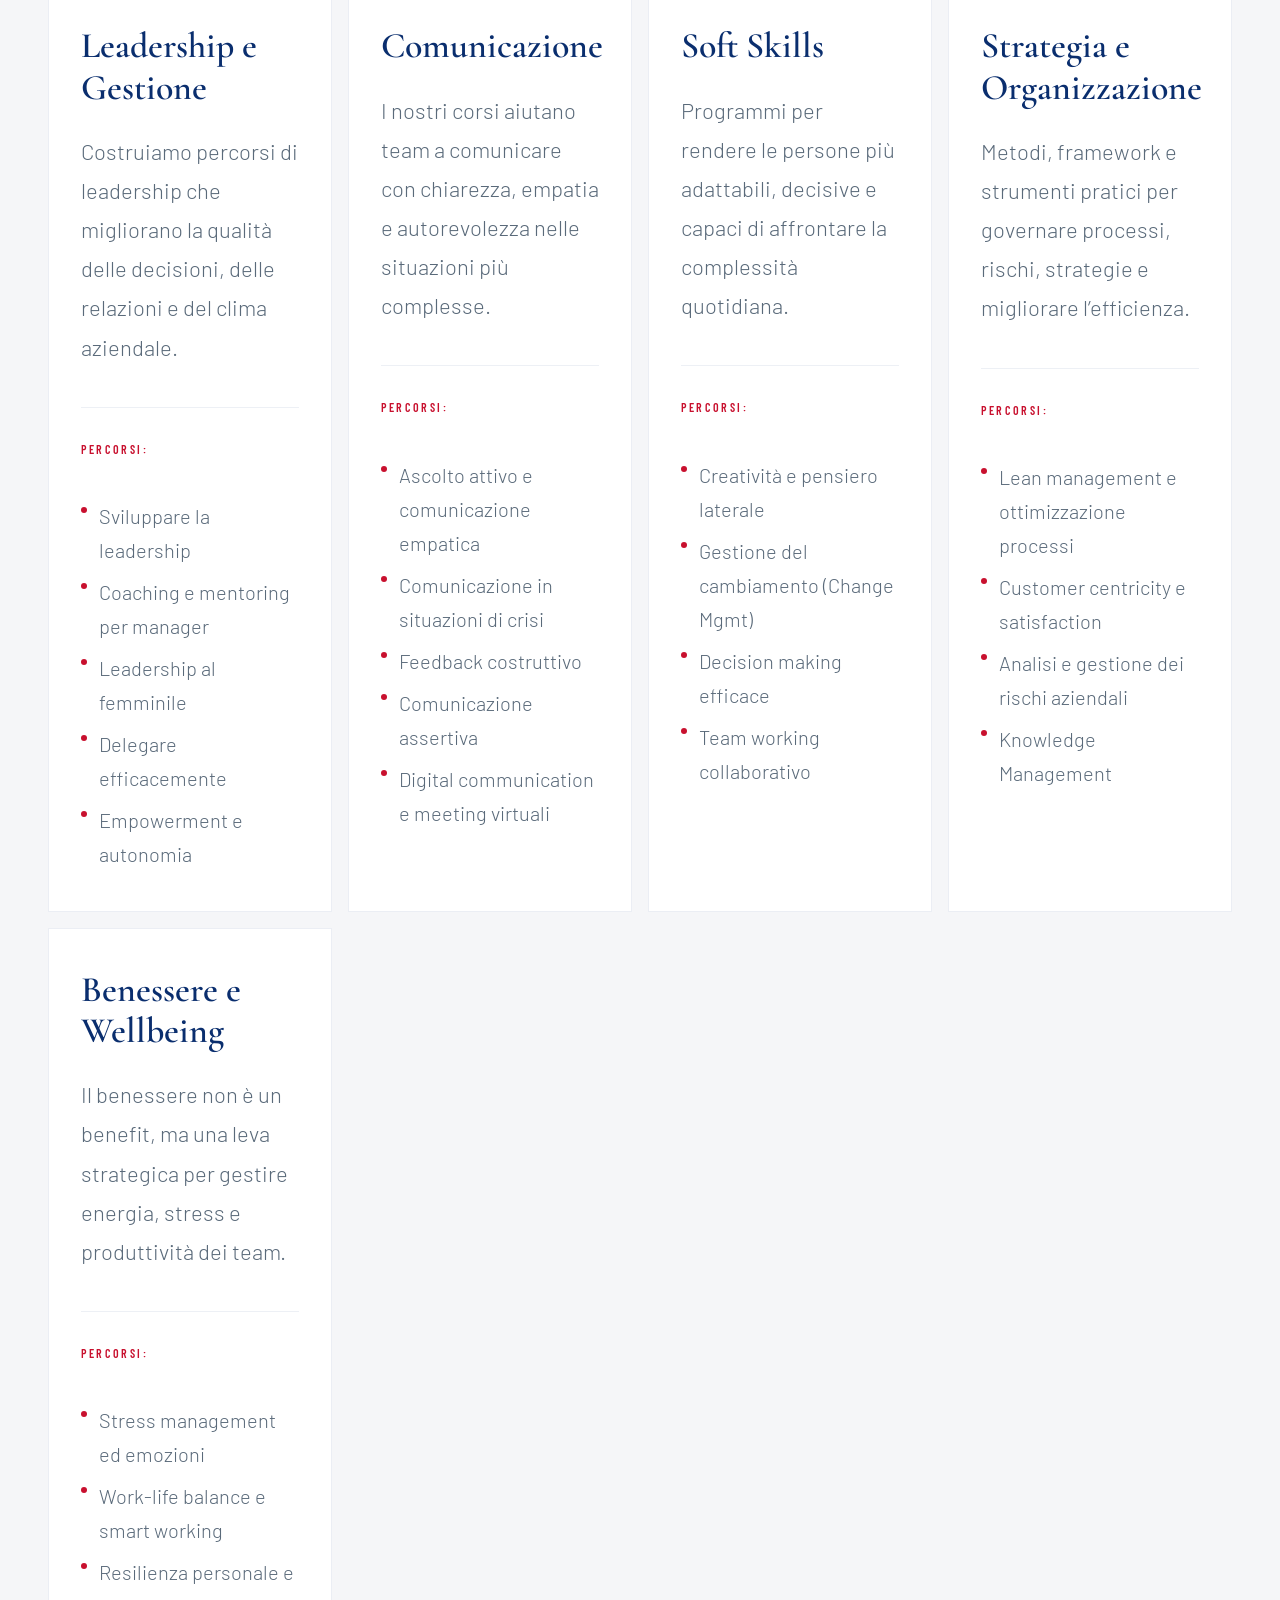
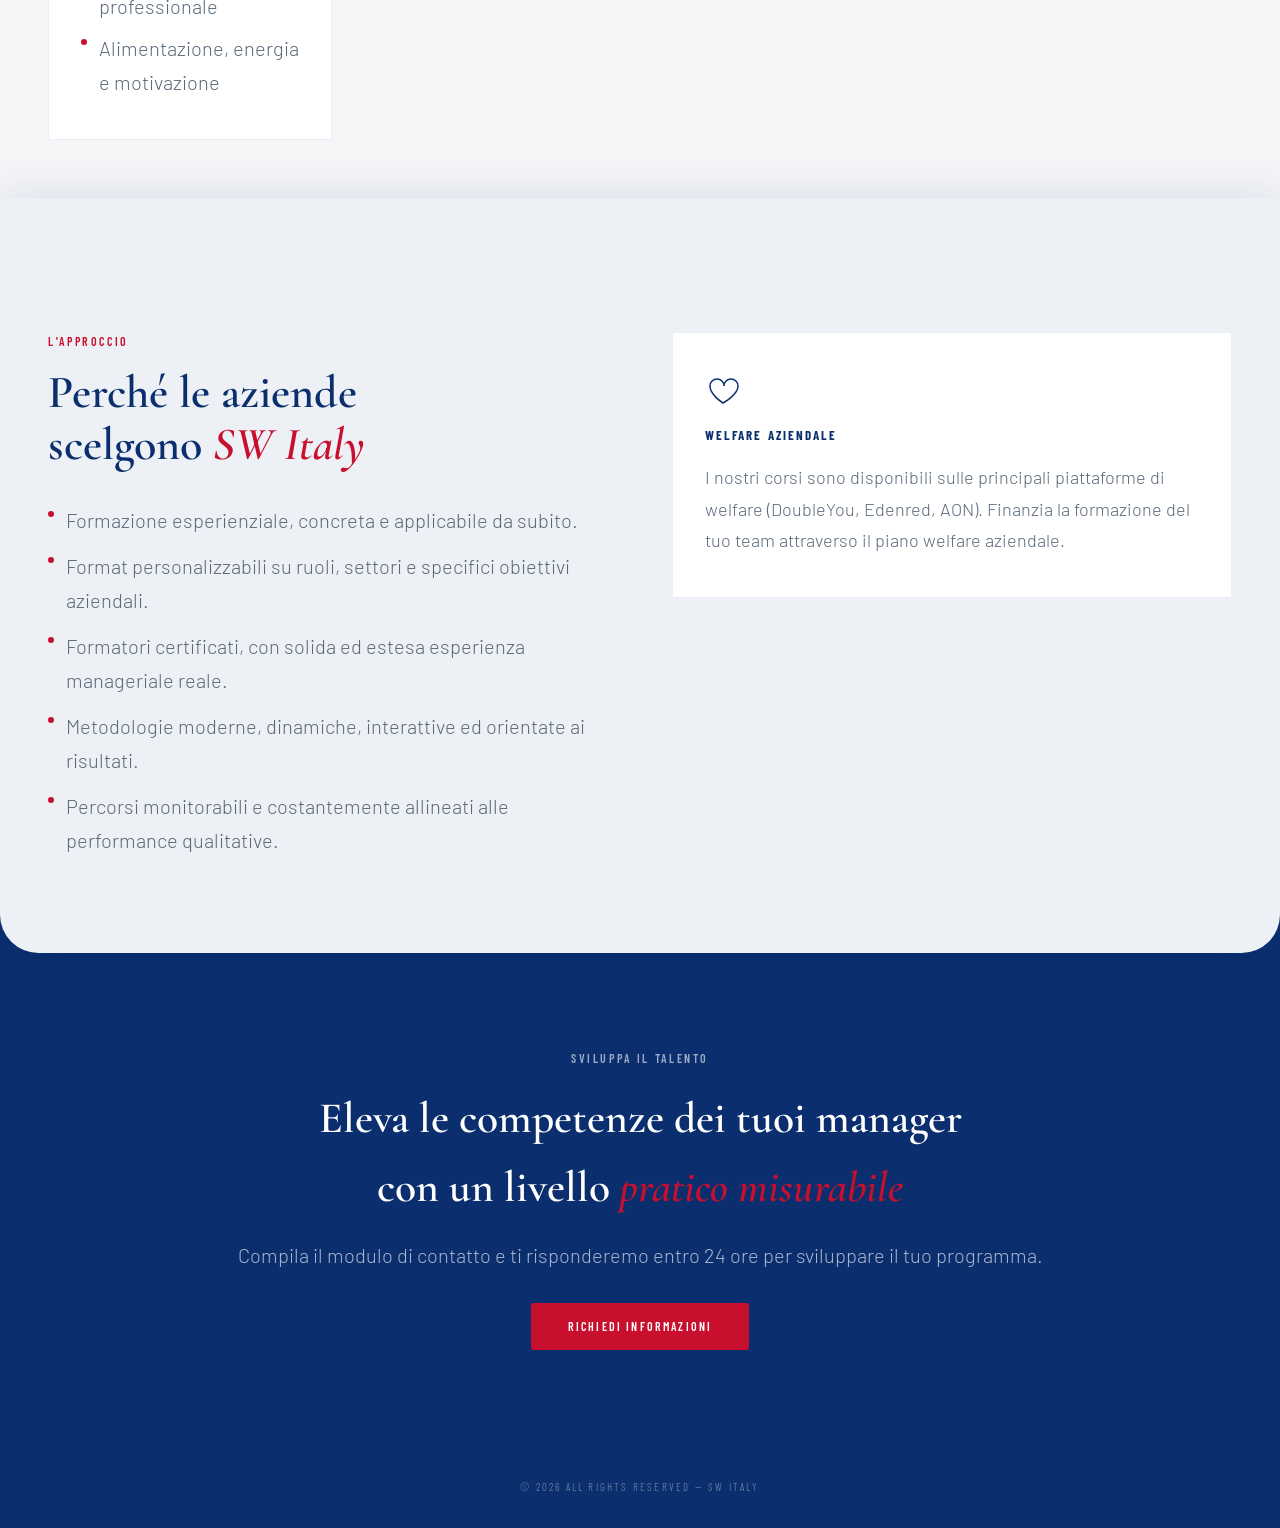
<file: corso-manageriale.html>
<!DOCTYPE html>
<html lang="it">
<head>
  <meta charset="UTF-8" />
  <meta name="viewport" content="width=device-width, initial-scale=1.0, viewport-fit=cover" />
  <meta name="description" content="Formazione Manageriale — Percorsi pensati per aziende che vogliono persone più forti, più consapevoli e più efficaci." />

  <!-- Open Graph -->
  <meta property="og:type"        content="website" />
  <meta property="og:title"       content="Formazione Manageriale — SW Italy" />
  <meta property="og:description" content="Dove le competenze diventano performance reali. Percorsi misurabili e allineati alle performance aziendali." />
  <meta property="og:image"       content="img/compressed/jpg/bg-manageriale.jpg" />

  <!-- Canonical -->
  <link rel="canonical" href="https://switaly.it/corso-manageriale.html" />

  <title>Formazione Manageriale — SW Italy</title>

  <!-- Fonts -->
  <link rel="preconnect" href="https://fonts.googleapis.com" />
  <link rel="preconnect" href="https://fonts.gstatic.com" crossorigin />
  <link rel="preload" href="https://fonts.googleapis.com/css2?family=Cormorant+Garamond:ital,wght@0,300;0,400;1,300;1,400&family=Barlow:wght@300;400;500&family=Barlow+Condensed:wght@400;600;700&display=swap" as="style" crossorigin />
  <link
    href="https://fonts.googleapis.com/css2?family=Cormorant+Garamond:ital,wght@0,300;0,400;1,300;1,400&family=Barlow:wght@300;400;500&family=Barlow+Condensed:wght@400;600;700&display=swap"
    rel="stylesheet"
  />

  <!-- Shared stylesheets -->
  <link rel="stylesheet" href="css/base.css" />
  <link rel="stylesheet" href="css/components.css" />
  <link rel="stylesheet" href="css/sections.css" />
  <link rel="stylesheet" href="css/animations.css" />
  <!-- Page-specific additions -->
  <link rel="stylesheet" href="css/course-page.css" />
</head>
<body class="page-course">

  <!-- Skip-to-content — first focusable element, visible on keyboard focus -->
  <a href="#main-content" class="skip-link">Salta al contenuto principale</a>

  <!-- ════════════════════════════════════════
       MAIN NAV
       ════════════════════════════════════════ -->
  <header>
    <nav id="site-nav" class="nav nav--scrolled" role="navigation" aria-label="Navigazione principale">

      <a href="index.html" class="nav__logo" aria-label="SW Italy — home">
        <img src="img/logos/logo-swi.png" alt="SW Italy" />
      </a>

      <ul class="nav__links" role="list">
        <li><a href="index.html#chi-siamo">Chi Siamo</a></li>
        <li><a href="index.html#corsi">Corsi</a></li>
        <li><a href="index.html#servizi">Servizi</a></li>
        <li><a href="index.html#app">App</a></li>
        <li><a href="index.html#contatti">Contatti</a></li>
      </ul>

      <a href="https://formazione.switaly.it/login" class="btn btn--login btn--nav">
        <svg width="13" height="13" viewBox="0 0 16 16" fill="none" stroke="currentColor" stroke-width="1.6" aria-hidden="true">
          <circle cx="8" cy="5" r="3"/>
          <path d="M2 14c0-3.3 2.7-6 6-6s6 2.7 6 6"/>
        </svg>
        Accedi
      </a>

      <button
        id="nav-burger"
        class="nav__burger"
        aria-controls="nav-drawer"
        aria-expanded="false"
        aria-label="Apri menu"
      >
        <span aria-hidden="true"></span>
        <span aria-hidden="true"></span>
        <span aria-hidden="true"></span>
      </button>

    </nav>

    <nav id="nav-drawer" class="nav__drawer" role="navigation" aria-label="Navigazione mobile">
      <a href="index.html#chi-siamo">Chi Siamo</a>
      <a href="index.html#corsi">Corsi</a>
      <a href="index.html#servizi">Servizi</a>
      <a href="index.html#app">App</a>
      <a href="index.html#contatti">Contatti</a>
      <a href="https://formazione.switaly.it/login" class="btn btn--login btn--drawer-login">
        <svg width="13" height="13" viewBox="0 0 16 16" fill="none" stroke="currentColor" stroke-width="1.6" aria-hidden="true">
          <circle cx="8" cy="5" r="3"/>
          <path d="M2 14c0-3.3 2.7-6 6-6s6 2.7 6 6"/>
        </svg>
        Accedi
      </a>
    </nav>

    <!-- ── SUBNAV — sticky breadcrumb + sibling courses ── -->
    <nav id="site-subnav" class="subnav" aria-label="Breadcrumb e corsi collegati">
      <div class="subnav__inner">

        <!-- Breadcrumb -->
        <div class="subnav__breadcrumb-wrap">
          <ol class="breadcrumb" aria-label="Percorso di navigazione">
            <li><a href="index.html">Home</a></li>
            <li aria-hidden="true"><span class="breadcrumb__sep">›</span></li>
            <li><a href="index.html#corsi">Corsi</a></li>
            <li aria-hidden="true"><span class="breadcrumb__sep">›</span></li>
            <li><span class="breadcrumb__current" aria-current="page">Manageriale</span></li>
          </ol>
        </div>

        <!-- Sibling course links -->
        <ul class="subnav__siblings" role="list" aria-label="Altri corsi linguistici">
          <li><a href="corso-swenglish.html">SW English</a></li>
          <li><a href="corso-languagefocus.html">Language Focus</a></li>
          <li><a href="corso-mentalmovie.html">Mental Movie</a></li>
          <li><a href="corso-swfinance.html">SW Finance</a></li>
          <li><a href="corso-manageriale.html" aria-current="page">Manageriale</a></li>
          <li><a href="corso-ai.html">Corsi AI</a></li>
        </ul>

      </div>
    </nav>
  </header>

  <!-- ════════════════════════════════════════
       MAIN
       ════════════════════════════════════════ -->
  <main id="main-content">

    <!-- ── HERO — split overlay, desktop only ── -->
    <section class="hero hero--course" aria-labelledby="course-heading">

      <picture>
        <source srcset="img/compressed/avif/bg-manageriale.avif" type="image/avif">
        <source srcset="img/compressed/webp/bg-manageriale.webp" type="image/webp">
        <img
        class="hero__bg"
        src="img/compressed/jpg/bg-manageriale.jpg"
        alt=""
        aria-hidden="true"
        style="object-position: center;"
      />
      </picture>
      <!-- Adding overlay opacity adjustment for highly contrasted background if needed, standard is fine -->
      <div class="hero__overlay" aria-hidden="true"></div>

      <!-- Desktop text — two-column: empty left, text right on blue -->
      <div class="hero__content">
        <div aria-hidden="true"></div>

        <!-- Right column -->
        <div class="hero__right-col" style="grid-template-columns: 1fr;">
          <div class="hero__text-col" style="text-align: center; margin: 0 auto; max-width: 600px;">
            <p class="eyebrow hero__eyebrow" data-reveal>Sviluppo Competenze</p>
            <h1 class="hero__title" id="course-heading">
              <span data-reveal="clip"><span class="reveal-inner">Formazione</span></span>
              <span data-reveal="clip"><span class="reveal-inner"><em>Manageriale</em></span></span>
            </h1>
            <p class="hero__subtitle" data-reveal>
              Dove le competenze diventano performance reali. Percorsi misurabili e allineati agli obiettivi aziendali.
            </p>
          </div>
        </div>
      </div>

    </section>

    <!-- ── MOBILE: text block below hero image ── -->
    <div class="course-intro" aria-hidden="true">
      <p class="eyebrow hero__eyebrow">Sviluppo Competenze</p>
      <h2 class="hero__title">Formazione <em>Manageriale</em></h2>
      <p class="hero__subtitle">
        Dove le competenze diventano performance reali. Percorsi misurabili e allineati agli obiettivi aziendali.
      </p>
    </div>

    <!-- ── SECTION 1: Intro ─────────── -->
    <section
      class="section-layer section-layer--3"
      style="background: var(--c-surface); padding-top: calc(var(--sp-12) + var(--curve-section)); padding-bottom: var(--sp-24);"
      aria-labelledby="intro-heading"
    >
      <div class="container">
        <!-- Intro text -->
        <div class="layout-split">
          <p class="section-about__tag eyebrow" data-reveal="left">Il Progetto</p>
          <div>
            <div class="section-about__line" data-reveal="line" aria-hidden="true"></div>
            <h2 class="section-about__heading section-heading" id="intro-heading">
              <span data-reveal="clip"><span class="reveal-inner">Percorsi pensati per aziende che vogliono persone più forti,</span></span>
              <span data-reveal="clip"><span class="reveal-inner"><em>più consapevoli e più efficaci.</em></span></span>
            </h2>
            <p class="section-body" data-reveal>
              La formazione manageriale non può essere un “corso in più”. Deve trasformare il
              modo in cui le persone lavorano, comunicano, guidano e prendono decisioni. Per
              questo abbiamo creato un catalogo di percorsi progettati per sviluppare
              competenze reali, immediatamente applicabili e allineate agli obiettivi aziendali.
            </p>
            <p class="section-body section-body--spaced" data-reveal>
              Ogni programma è guidato da formatori esperti, con metodologia attiva, casi aziendali,
              simulazioni e strumenti concreti. Zero teoria fine a sé stessa. Solo crescita
              professionale che si vede, si misura e si sente.
            </p>
          </div>
        </div>

      </div>
    </section>

    <!-- ── SECTION 2: Aree Formative ────────────── -->
    <section
      class="section-layer section-layer--2"
      style="background: var(--c-bg); padding-bottom: var(--sp-24);"
      aria-labelledby="aree-heading"
    >
      <div class="container">

        <h2 class="section-heading" id="aree-heading" style="margin-bottom: var(--sp-12);">
          <span data-reveal="clip"><span class="reveal-inner">Le aree</span></span>
          <span data-reveal="clip"><span class="reveal-inner"><em>formative</em></span></span>
        </h2>

        <ul class="layout-grid" role="list">

          <!-- Blocco 1 -->
          <li class="service-block" data-reveal>
            <h3 class="service-block__heading">Leadership e Gestione</h3>
            <p class="section-body">Costruiamo percorsi di leadership che migliorano la qualità delle decisioni, delle relazioni e del clima aziendale.</p>
            
            <hr class="service-block__rule">
            <p class="eyebrow">Percorsi:</p>
            <ul class="outcomes outcomes--tight">
               <li>Sviluppare la leadership</li>
               <li>Coaching e mentoring per manager</li>
               <li>Leadership al femminile</li>
               <li>Delegare efficacemente</li>
               <li>Empowerment e autonomia</li>
            </ul>
          </li>

          <!-- Blocco 2 -->
          <li class="service-block" data-reveal>
            <h3 class="service-block__heading">Comunicazione</h3>
            <p class="section-body">I nostri corsi aiutano team a comunicare con chiarezza, empatia e autorevolezza nelle situazioni più complesse.</p>
            
            <hr class="service-block__rule">
            <p class="eyebrow">Percorsi:</p>
            <ul class="outcomes outcomes--tight">
               <li>Ascolto attivo e comunicazione empatica</li>
               <li>Comunicazione in situazioni di crisi</li>
               <li>Feedback costruttivo</li>
               <li>Comunicazione assertiva</li>
               <li>Digital communication e meeting virtuali</li>
            </ul>
          </li>

          <!-- Blocco 3 -->
          <li class="service-block" data-reveal>
            <h3 class="service-block__heading">Soft Skills</h3>
            <p class="section-body">Programmi per rendere le persone più adattabili, decisive e capaci di affrontare la complessità quotidiana.</p>
            
            <hr class="service-block__rule">
            <p class="eyebrow">Percorsi:</p>
            <ul class="outcomes outcomes--tight">
               <li>Creatività e pensiero laterale</li>
               <li>Gestione del cambiamento (Change Mgmt)</li>
               <li>Decision making efficace</li>
               <li>Team working collaborativo</li>
            </ul>
          </li>

          <!-- Blocco 4 -->
          <li class="service-block" data-reveal>
            <h3 class="service-block__heading">Strategia e Organizzazione</h3>
            <p class="section-body">Metodi, framework e strumenti pratici per governare processi, rischi, strategie e migliorare l’efficienza.</p>
            
            <hr class="service-block__rule">
            <p class="eyebrow">Percorsi:</p>
            <ul class="outcomes outcomes--tight">
               <li>Lean management e ottimizzazione processi</li>
               <li>Customer centricity e satisfaction</li>
               <li>Analisi e gestione dei rischi aziendali</li>
               <li>Knowledge Management</li>
            </ul>
          </li>

          <!-- Blocco 5 -->
          <li class="service-block" data-reveal>
            <h3 class="service-block__heading">Benessere e Wellbeing</h3>
            <p class="section-body">Il benessere non è un benefit, ma una leva strategica per gestire energia, stress e produttività dei team.</p>
            
            <hr class="service-block__rule">
            <p class="eyebrow">Percorsi:</p>
            <ul class="outcomes outcomes--tight">
               <li>Stress management ed emozioni</li>
               <li>Work-life balance e smart working</li>
               <li>Resilienza personale e professionale</li>
               <li>Alimentazione, energia e motivazione</li>
            </ul>
          </li>

        </ul>

      </div>
    </section>

    <!-- ── SECTION 3: Perché SW? / Welfare ────────────── -->
    <section
      class="section-layer section-layer--2"
      style="background: var(--c-surface-2); padding-bottom: var(--sp-24);"
      aria-labelledby="outcomes-heading"
    >
      <div class="container">
        <div class="layout-two-col">

          <div>
            <p class="eyebrow" data-reveal>L'approccio</p>
            <h2 class="section-heading" id="outcomes-heading" data-reveal style="margin-bottom: var(--sp-8);">
              Perché le aziende<br>scelgono <em>SW Italy</em>
            </h2>
            <ul class="outcomes" data-reveal>
              <li>Formazione esperienziale, concreta e applicabile da subito.</li>
              <li>Format personalizzabili su ruoli, settori e specifici obiettivi aziendali.</li>
              <li>Formatori certificati, con solida ed estesa esperienza manageriale reale.</li>
              <li>Metodologie moderne, dinamiche, interattive ed orientate ai risultati.</li>
              <li>Percorsi monitorabili e costantemente allineati alle performance qualitative.</li>
            </ul>
          </div>

          <!-- Welfare block -->
          <div class="service-block" data-reveal style="align-self: start;">
            <svg class="service-block__icon" viewBox="0 0 36 36" fill="none" stroke="currentColor" stroke-width="1.5" aria-hidden="true">
              <path d="M18 30s-13-8-13-17a7 7 0 0114 0 7 7 0 0114 0c0 9-15 17-15 17z"/>
            </svg>
            <div class="service-block__title">Welfare Aziendale</div>
            <p class="service-block__body">
              I nostri corsi sono disponibili sulle principali piattaforme di welfare
              (DoubleYou, Edenred, AON). Finanzia la formazione del tuo team attraverso
              il piano welfare aziendale.
            </p>
          </div>

        </div>
      </div>
    </section>

    <!-- ── CTA BAND ───────────────────────────── -->
    <div
      class="cta-band"
      style="background: var(--c-primary);"
    >
      <div class="container" style="text-align: center;">
        <p class="eyebrow eyebrow--light" data-reveal>Sviluppa il talento</p>
        <h2 class="cta-band__heading" data-reveal>
          Eleva le competenze dei tuoi manager<br>con un livello <em style="font-style:italic; color:var(--c-secondary);">pratico misurabile</em>
        </h2>
        <p class="cta-band__sub" data-reveal>
          Compila il modulo di contatto e ti risponderemo entro 24 ore per sviluppare il tuo programma.
        </p>
        <div data-reveal>
          <a
            href="index.html#contatti"
            class="btn btn--secondary js-course-cta"
            data-course="Manageriale"
            aria-label="Richiedi informazioni su Formazione Manageriale"
          >
            Richiedi Informazioni
          </a>
        </div>
      </div>
    </div>

  </main>

  <!-- ════════════════════════════════════════
       FOOTER
       ════════════════════════════════════════ -->
  <footer class="footer">
    <p class="footer__text">© 2026 All Rights Reserved — SW Italy</p>
  </footer>

  <!-- Scripts -->
  <script type="module" src="js/inner-page.js"></script>

  <!-- Noscript fallback: expose all content if JS is disabled -->
  <noscript>
    <style>
      [data-reveal],
      .nav__logo,
      .btn--nav {
        opacity: 1 !important;
        transform: none !important;
        width: auto !important;
        animation: none !important;
        transition: none !important;
      }
      [data-reveal="clip"] > .reveal-inner {
        transform: none !important;
        opacity: 1 !important;
      }
    </style>
  </noscript>

</body>
</html>
</file>
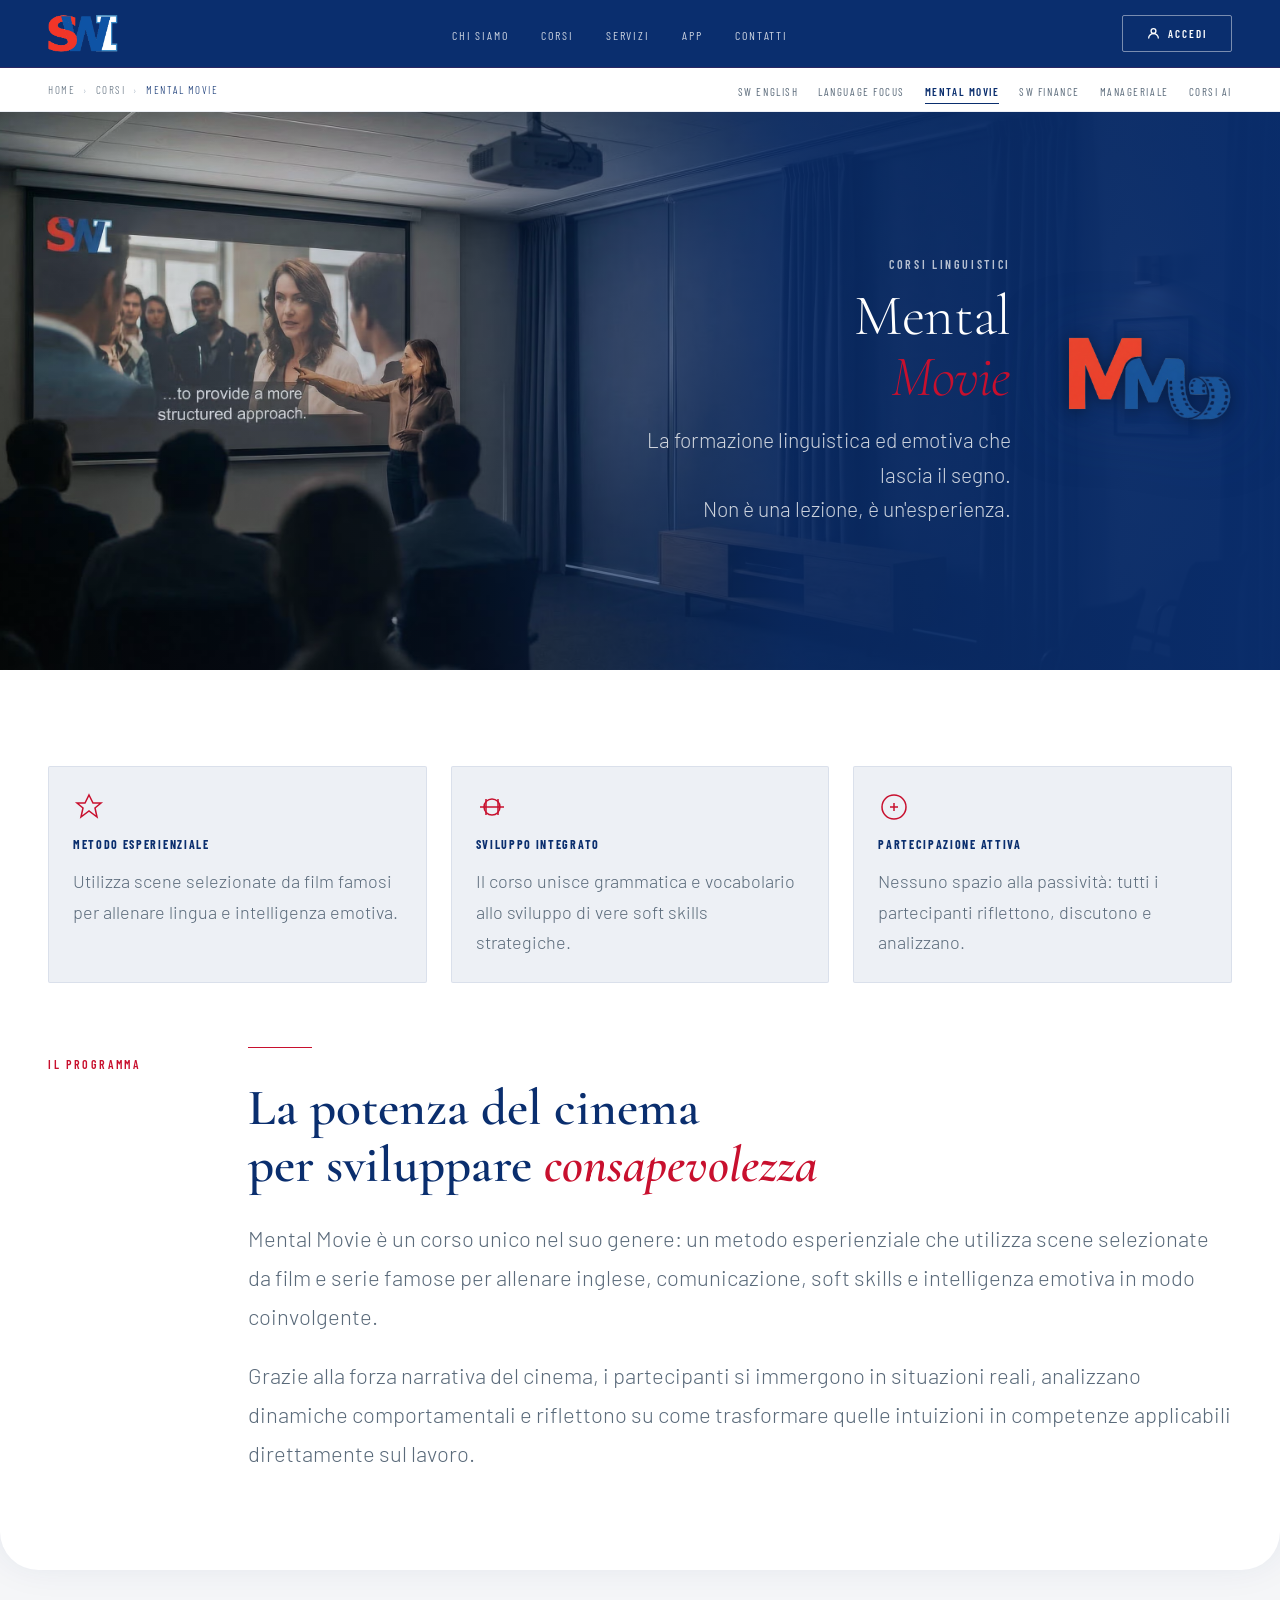
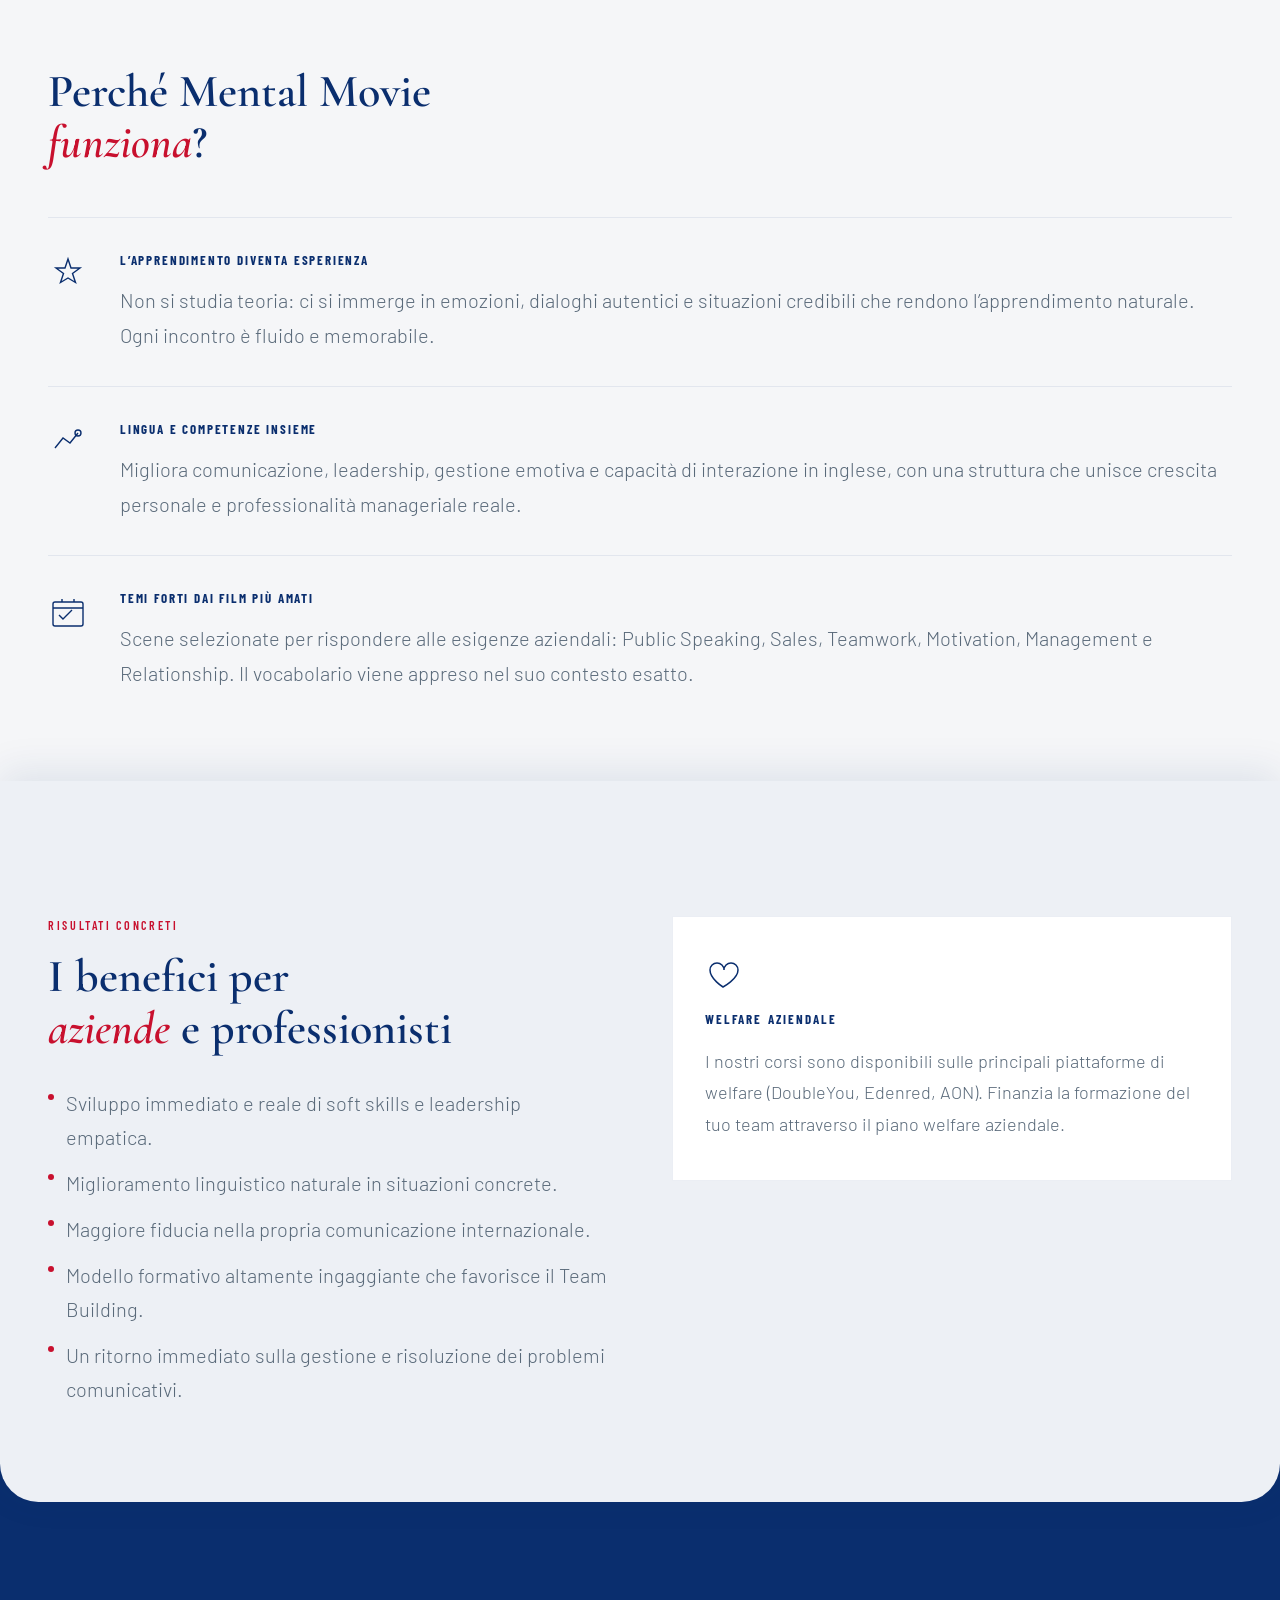
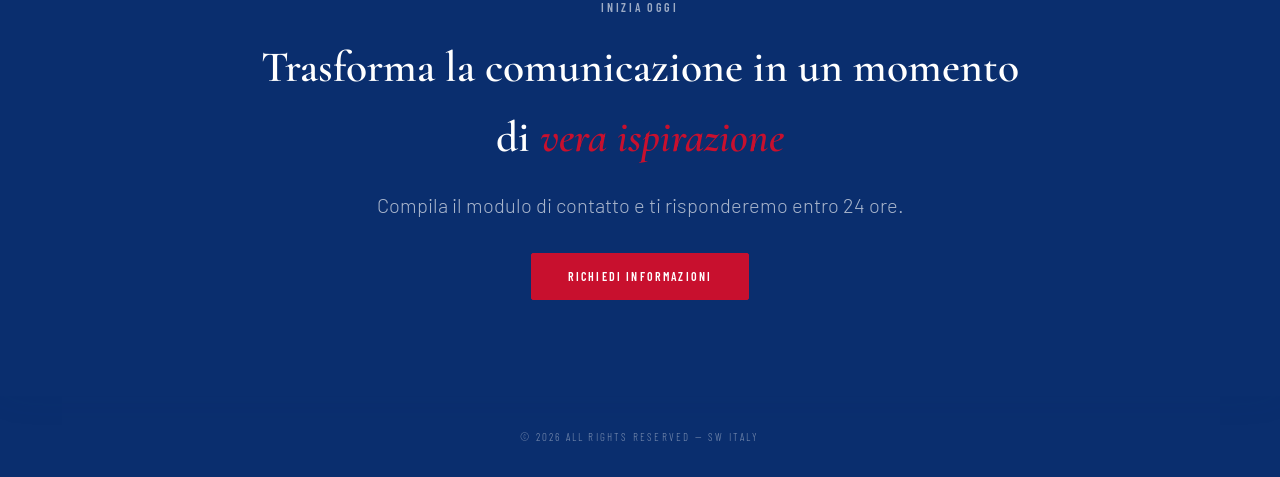
<file: corso-mentalmovie.html>
<!DOCTYPE html>
<html lang="it">
<head>
  <meta charset="UTF-8" />
  <meta name="viewport" content="width=device-width, initial-scale=1.0, viewport-fit=cover" />
  <meta name="description" content="Mental Movie — La formazione linguistica ed emotiva che lascia il segno. Sviluppa inglese e soft skills." />

  <!-- Open Graph -->
  <meta property="og:type"        content="website" />
  <meta property="og:title"       content="Mental Movie — SW Italy" />
  <meta property="og:description" content="La potenza del cinema per sviluppare lingua, competenze e consapevolezza in azienda." />
  <meta property="og:image"       content="img/compressed/jpg/bg-mentalmovie.jpg" />

  <!-- Canonical -->
  <link rel="canonical" href="https://switaly.it/corso-mentalmovie.html" />

  <title>Mental Movie — SW Italy</title>

  <!-- Fonts -->
  <link rel="preconnect" href="https://fonts.googleapis.com" />
  <link rel="preconnect" href="https://fonts.gstatic.com" crossorigin />
  <link rel="preload" href="https://fonts.googleapis.com/css2?family=Cormorant+Garamond:ital,wght@0,300;0,400;1,300;1,400&family=Barlow:wght@300;400;500&family=Barlow+Condensed:wght@400;600;700&display=swap" as="style" crossorigin />
  <link
    href="https://fonts.googleapis.com/css2?family=Cormorant+Garamond:ital,wght@0,300;0,400;1,300;1,400&family=Barlow:wght@300;400;500&family=Barlow+Condensed:wght@400;600;700&display=swap"
    rel="stylesheet"
  />

  <!-- Shared stylesheets — same order as index.html -->
  <link rel="stylesheet" href="css/base.css" />
  <link rel="stylesheet" href="css/components.css" />
  <link rel="stylesheet" href="css/sections.css" />
  <link rel="stylesheet" href="css/animations.css" />
  <!-- Page-specific additions only -->
  <link rel="stylesheet" href="css/course-page.css" />
</head>
<body class="page-course">

  <!-- Skip-to-content — first focusable element, visible on keyboard focus -->
  <a href="#main-content" class="skip-link">Salta al contenuto principale</a>

  <!-- ════════════════════════════════════════
       MAIN NAV
       ════════════════════════════════════════ -->
  <header>
    <nav id="site-nav" class="nav nav--scrolled" role="navigation" aria-label="Navigazione principale">

      <a href="index.html" class="nav__logo" aria-label="SW Italy — home">
        <img src="img/logos/logo-swi.png" alt="SW Italy" />
      </a>

      <ul class="nav__links" role="list">
        <li><a href="index.html#chi-siamo">Chi Siamo</a></li>
        <li><a href="index.html#corsi">Corsi</a></li>
        <li><a href="index.html#servizi">Servizi</a></li>
        <li><a href="index.html#app">App</a></li>
        <li><a href="index.html#contatti">Contatti</a></li>
      </ul>

      <a href="https://formazione.switaly.it/login" class="btn btn--login btn--nav">
        <svg width="13" height="13" viewBox="0 0 16 16" fill="none" stroke="currentColor" stroke-width="1.6" aria-hidden="true">
          <circle cx="8" cy="5" r="3"/>
          <path d="M2 14c0-3.3 2.7-6 6-6s6 2.7 6 6"/>
        </svg>
        Accedi
      </a>

      <button
        id="nav-burger"
        class="nav__burger"
        aria-controls="nav-drawer"
        aria-expanded="false"
        aria-label="Apri menu"
      >
        <span aria-hidden="true"></span>
        <span aria-hidden="true"></span>
        <span aria-hidden="true"></span>
      </button>

    </nav>

    <nav id="nav-drawer" class="nav__drawer" role="navigation" aria-label="Navigazione mobile">
      <a href="index.html#chi-siamo">Chi Siamo</a>
      <a href="index.html#corsi">Corsi</a>
      <a href="index.html#servizi">Servizi</a>
      <a href="index.html#app">App</a>
      <a href="index.html#contatti">Contatti</a>
      <a href="https://formazione.switaly.it/login" class="btn btn--login btn--drawer-login">
        <svg width="13" height="13" viewBox="0 0 16 16" fill="none" stroke="currentColor" stroke-width="1.6" aria-hidden="true">
          <circle cx="8" cy="5" r="3"/>
          <path d="M2 14c0-3.3 2.7-6 6-6s6 2.7 6 6"/>
        </svg>
        Accedi
      </a>
    </nav>

    <!-- ── SUBNAV — sticky breadcrumb + sibling courses ── -->
    <nav id="site-subnav" class="subnav" aria-label="Breadcrumb e corsi collegati">
      <div class="subnav__inner">

        <!-- Breadcrumb -->
        <div class="subnav__breadcrumb-wrap">
          <ol class="breadcrumb" aria-label="Percorso di navigazione">
            <li><a href="index.html">Home</a></li>
            <li aria-hidden="true"><span class="breadcrumb__sep">›</span></li>
            <li><a href="index.html#corsi">Corsi</a></li>
            <li aria-hidden="true"><span class="breadcrumb__sep">›</span></li>
            <li><span class="breadcrumb__current" aria-current="page">Mental Movie</span></li>
          </ol>
        </div>

        <!-- Sibling course links -->
        <ul class="subnav__siblings" role="list" aria-label="Altri corsi linguistici">
          <li><a href="corso-swenglish.html">SW English</a></li>
          <li><a href="corso-languagefocus.html">Language Focus</a></li>
          <li><a href="corso-mentalmovie.html" aria-current="page">Mental Movie</a></li>
          <li><a href="corso-swfinance.html">SW Finance</a></li>
          <li><a href="corso-manageriale.html">Manageriale</a></li>
          <li><a href="corso-ai.html">Corsi AI</a></li>
        </ul>

      </div>
    </nav>
  </header>


  <!-- ════════════════════════════════════════
       MAIN
       ════════════════════════════════════════ -->
  <main id="main-content">

    <!-- ── HERO — split overlay, desktop only ── -->
    <section class="hero hero--course" aria-labelledby="course-heading">

      <picture>
        <source srcset="img/compressed/avif/bg-mentalmovie.avif" type="image/avif">
        <source srcset="img/compressed/webp/bg-mentalmovie.webp" type="image/webp">
        <img
        class="hero__bg"
        src="img/compressed/jpg/bg-mentalmovie.jpg"
        alt=""
        aria-hidden="true"
        style="object-position: center;"
      />
      </picture>
      <div class="hero__overlay" aria-hidden="true"></div>

      <!-- Desktop text — two-column: empty left, logo + text right on blue -->
      <div class="hero__content">

        <!-- Empty div acts as the left column (sits over the clear image) -->
        <div aria-hidden="true"></div>

        <!-- Right column — sits on the blue overlay, holds logo and text -->
        <div class="hero__right-col">
          
          <div class="hero__text-col">
            <p class="eyebrow hero__eyebrow" data-reveal>Corsi linguistici</p>
            <h1 class="hero__title" id="course-heading">
              <span data-reveal="clip"><span class="reveal-inner">Mental</span></span>
              <span data-reveal="clip"><span class="reveal-inner"><em>Movie</em></span></span>
            </h1>
            <p class="hero__subtitle" data-reveal>
              La formazione linguistica ed emotiva che lascia il segno.<br>Non è una lezione, è un'esperienza.
            </p>
          </div>
          
          <img class="hero__logo" src="img/logos/logo-mentalmovie.png" alt="Mental Movie" />

        </div>

      </div>

    </section>

    <!-- ── MOBILE: text block below hero image ── -->
    <div class="course-intro" aria-hidden="true">
      <img class="hero__logo" src="img/logos/logo-mentalmovie.png" alt="Mental Movie" />
      <p class="eyebrow hero__eyebrow">Corsi linguistici</p>
      <h2 class="hero__title">Mental <em>Movie</em></h2>
      <p class="hero__subtitle">
        La formazione linguistica ed emotiva che lascia il segno. Non è una lezione, è un'esperienza.
      </p>
    </div>


    <!-- ── SECTION 1: Pillars + intro ─────────── -->
    <section
      class="section-layer section-layer--3"
      style="background: var(--c-surface); padding-bottom: var(--sp-24);"
      aria-labelledby="pillars-heading"
    >
      <div class="container">

        <!-- 3 feature pillars -->
        <div class="pillars" role="list">

          <div class="pillar" data-reveal role="listitem">
            <svg class="pillar__icon" viewBox="0 0 32 32" fill="none" stroke="currentColor" stroke-width="1.5" aria-hidden="true">
              <path d="M16 4l4 8h8l-6 5 2 9-8-6-8 6 2-9-6-5h8z"/>
            </svg>
            <div class="pillar__title">Metodo Esperienziale</div>
            <p class="pillar__body">Utilizza scene selezionate da film famosi per allenare lingua e intelligenza emotiva.</p>
          </div>

          <div class="pillar" data-reveal role="listitem">
            <svg class="pillar__icon" viewBox="0 0 32 32" fill="none" stroke="currentColor" stroke-width="1.5" aria-hidden="true">
              <path d="M10 8v16M22 8v16M4 16h24"/>
              <circle cx="16" cy="16" r="8"/>
            </svg>
            <div class="pillar__title">Sviluppo Integrato</div>
            <p class="pillar__body">Il corso unisce grammatica e vocabolario allo sviluppo di vere soft skills strategiche.</p>
          </div>

          <div class="pillar" data-reveal role="listitem">
            <svg class="pillar__icon" viewBox="0 0 32 32" fill="none" stroke="currentColor" stroke-width="1.5" aria-hidden="true">
              <circle cx="16" cy="16" r="12"/>
              <path d="M12 16h8M16 12v8"/>
            </svg>
            <div class="pillar__title">Partecipazione Attiva</div>
            <p class="pillar__body">Nessuno spazio alla passività: tutti i partecipanti riflettono, discutono e analizzano.</p>
          </div>

        </div>

        <!-- Intro text -->
        <div class="layout-split">
          <p class="section-about__tag eyebrow" data-reveal="left">Il programma</p>
          <div>
            <div class="section-about__line" data-reveal="line" aria-hidden="true"></div>
            <h2 class="section-about__heading section-heading" id="pillars-heading">
              <span data-reveal="clip"><span class="reveal-inner">La potenza del cinema</span></span>
              <span data-reveal="clip"><span class="reveal-inner">per sviluppare <em>consapevolezza</em></span></span>
            </h2>
            <p class="section-body" data-reveal>
              Mental Movie è un corso unico nel suo genere: un metodo esperienziale che utilizza 
              scene selezionate da film e serie famose per allenare inglese, comunicazione, 
              soft skills e intelligenza emotiva in modo coinvolgente.
            </p>
            <p class="section-body section-body--spaced" data-reveal>
              Grazie alla forza narrativa del cinema, i partecipanti si immergono in situazioni 
              reali, analizzano dinamiche comportamentali e riflettono su come trasformare quelle 
              intuizioni in competenze applicabili direttamente sul lavoro.
            </p>
          </div>
        </div>

      </div>
    </section>


    <!-- ── SECTION 2: How it works ────────────── -->
    <section
      class="section-layer section-layer--2"
      style="background: var(--c-bg); padding-bottom: var(--sp-24);"
      aria-labelledby="method-heading"
    >
      <div class="container">

        <h2 class="section-heading" id="method-heading" style="margin-bottom: var(--sp-12);">
          <span data-reveal="clip"><span class="reveal-inner">Perché Mental Movie</span></span>
          <span data-reveal="clip"><span class="reveal-inner"><em>funziona</em>?</span></span>
        </h2>

        <div class="method-block" data-reveal>
          <svg class="method-block__icon" viewBox="0 0 40 40" fill="none" stroke="currentColor" stroke-width="1.4" aria-hidden="true">
            <path d="M20 5l3 9h9l-7.5 5.5 3 9L20 24l-7.5 4.5 3-9L8 14h9z"/>
          </svg>
          <div>
            <div class="method-block__title">L’apprendimento DIVENTA ESPERIENZA</div>
            <p class="method-block__body">
              Non si studia teoria: ci si immerge in emozioni, dialoghi autentici e situazioni credibili 
              che rendono l’apprendimento naturale. Ogni incontro è fluido e memorabile.
            </p>
          </div>
        </div>

        <div class="method-block" data-reveal>
          <svg class="method-block__icon" viewBox="0 0 40 40" fill="none" stroke="currentColor" stroke-width="1.4" aria-hidden="true">
            <polyline points="7 25 15 15 22 20 30 10"/>
            <circle cx="30" cy="10" r="3"/>
          </svg>
          <div>
            <div class="method-block__title">LINGUA E COMPETENZE INSIEME</div>
            <p class="method-block__body">
              Migliora comunicazione, leadership, gestione emotiva e capacità di interazione in inglese,
              con una struttura che unisce crescita personale e professionalità manageriale reale.
            </p>
          </div>
        </div>

        <div class="method-block" data-reveal>
          <svg class="method-block__icon" viewBox="0 0 40 40" fill="none" stroke="currentColor" stroke-width="1.4" aria-hidden="true">
            <rect x="5" y="10" width="30" height="24" rx="2"/>
            <path d="M5 16h30M14 10V7M26 10V7"/>
            <path d="M11 23l4 4 9-9"/>
          </svg>
          <div>
            <div class="method-block__title">TEMI FORTI dai film più amati</div>
            <p class="method-block__body">
              Scene selezionate per rispondere alle esigenze aziendali: Public Speaking, Sales, Teamwork,
              Motivation, Management e Relationship. Il vocabolario viene appreso nel suo contesto esatto.
            </p>
          </div>
        </div>

      </div>
    </section>


    <!-- ── SECTION 3: Outcomes ────────────────── -->
    <section
      class="section-layer section-layer--2"
      style="background: var(--c-surface-2); padding-bottom: var(--sp-24);"
      aria-labelledby="outcomes-heading"
    >
      <div class="container">
        <div class="layout-two-col">

          <div>
            <p class="eyebrow" data-reveal>Risultati concreti</p>
            <h2 class="section-heading" id="outcomes-heading" data-reveal style="margin-bottom: var(--sp-8);">
              I benefici per<br><em>aziende</em> e professionisti
            </h2>
            <ul class="outcomes" data-reveal>
              <li>Sviluppo immediato e reale di soft skills e leadership empatica.</li>
              <li>Miglioramento linguistico naturale in situazioni concrete.</li>
              <li>Maggiore fiducia nella propria comunicazione internazionale.</li>
              <li>Modello formativo altamente ingaggiante che favorisce il Team Building.</li>
              <li>Un ritorno immediato sulla gestione e risoluzione dei problemi comunicativi.</li>
            </ul>
          </div>

          <!-- Welfare block -->
          <div class="service-block" data-reveal style="align-self: start;">
            <svg class="service-block__icon" viewBox="0 0 36 36" fill="none" stroke="currentColor" stroke-width="1.5" aria-hidden="true">
              <path d="M18 30s-13-8-13-17a7 7 0 0114 0 7 7 0 0114 0c0 9-15 17-15 17z"/>
            </svg>
            <div class="service-block__title">Welfare Aziendale</div>
            <p class="service-block__body">
              I nostri corsi sono disponibili sulle principali piattaforme di welfare
              (DoubleYou, Edenred, AON). Finanzia la formazione del tuo team attraverso
              il piano welfare aziendale.
            </p>
          </div>

        </div>
      </div>
    </section>


    <!-- ── CTA BAND ───────────────────────────── -->
    <div
      class="cta-band"
      style="background: var(--c-primary);"
    >
      <div class="container" style="text-align: center;">
        <p class="eyebrow eyebrow--light" data-reveal>Inizia oggi</p>
        <h2 class="cta-band__heading" data-reveal>
          Trasforma la comunicazione in un momento<br>di <em style="font-style:italic; color:var(--c-secondary);">vera ispirazione</em>
        </h2>
        <p class="cta-band__sub" data-reveal>
          Compila il modulo di contatto e ti risponderemo entro 24 ore.
        </p>
        <div data-reveal>
          <a
            href="index.html#contatti"
            class="btn btn--secondary js-course-cta"
            data-course="Mental Movie"
            aria-label="Richiedi informazioni su Mental Movie"
          >
            Richiedi Informazioni
          </a>
        </div>
      </div>
    </div>

  </main>


  <!-- ════════════════════════════════════════
       FOOTER (identical to index.html)
       ════════════════════════════════════════ -->
  <footer class="footer">
    <p class="footer__text">© 2026 All Rights Reserved — SW Italy</p>
  </footer>


  <!-- Scripts -->
  <script type="module" src="js/inner-page.js"></script>

  <!-- Noscript fallback: expose all content if JS is disabled -->
  <noscript>
    <style>
      [data-reveal],
      .nav__logo,
      .btn--nav {
        opacity: 1 !important;
        transform: none !important;
        width: auto !important;
        animation: none !important;
        transition: none !important;
      }
      [data-reveal="clip"] > .reveal-inner {
        transform: none !important;
        opacity: 1 !important;
      }
    </style>
  </noscript>

</body>
</html>
</file>
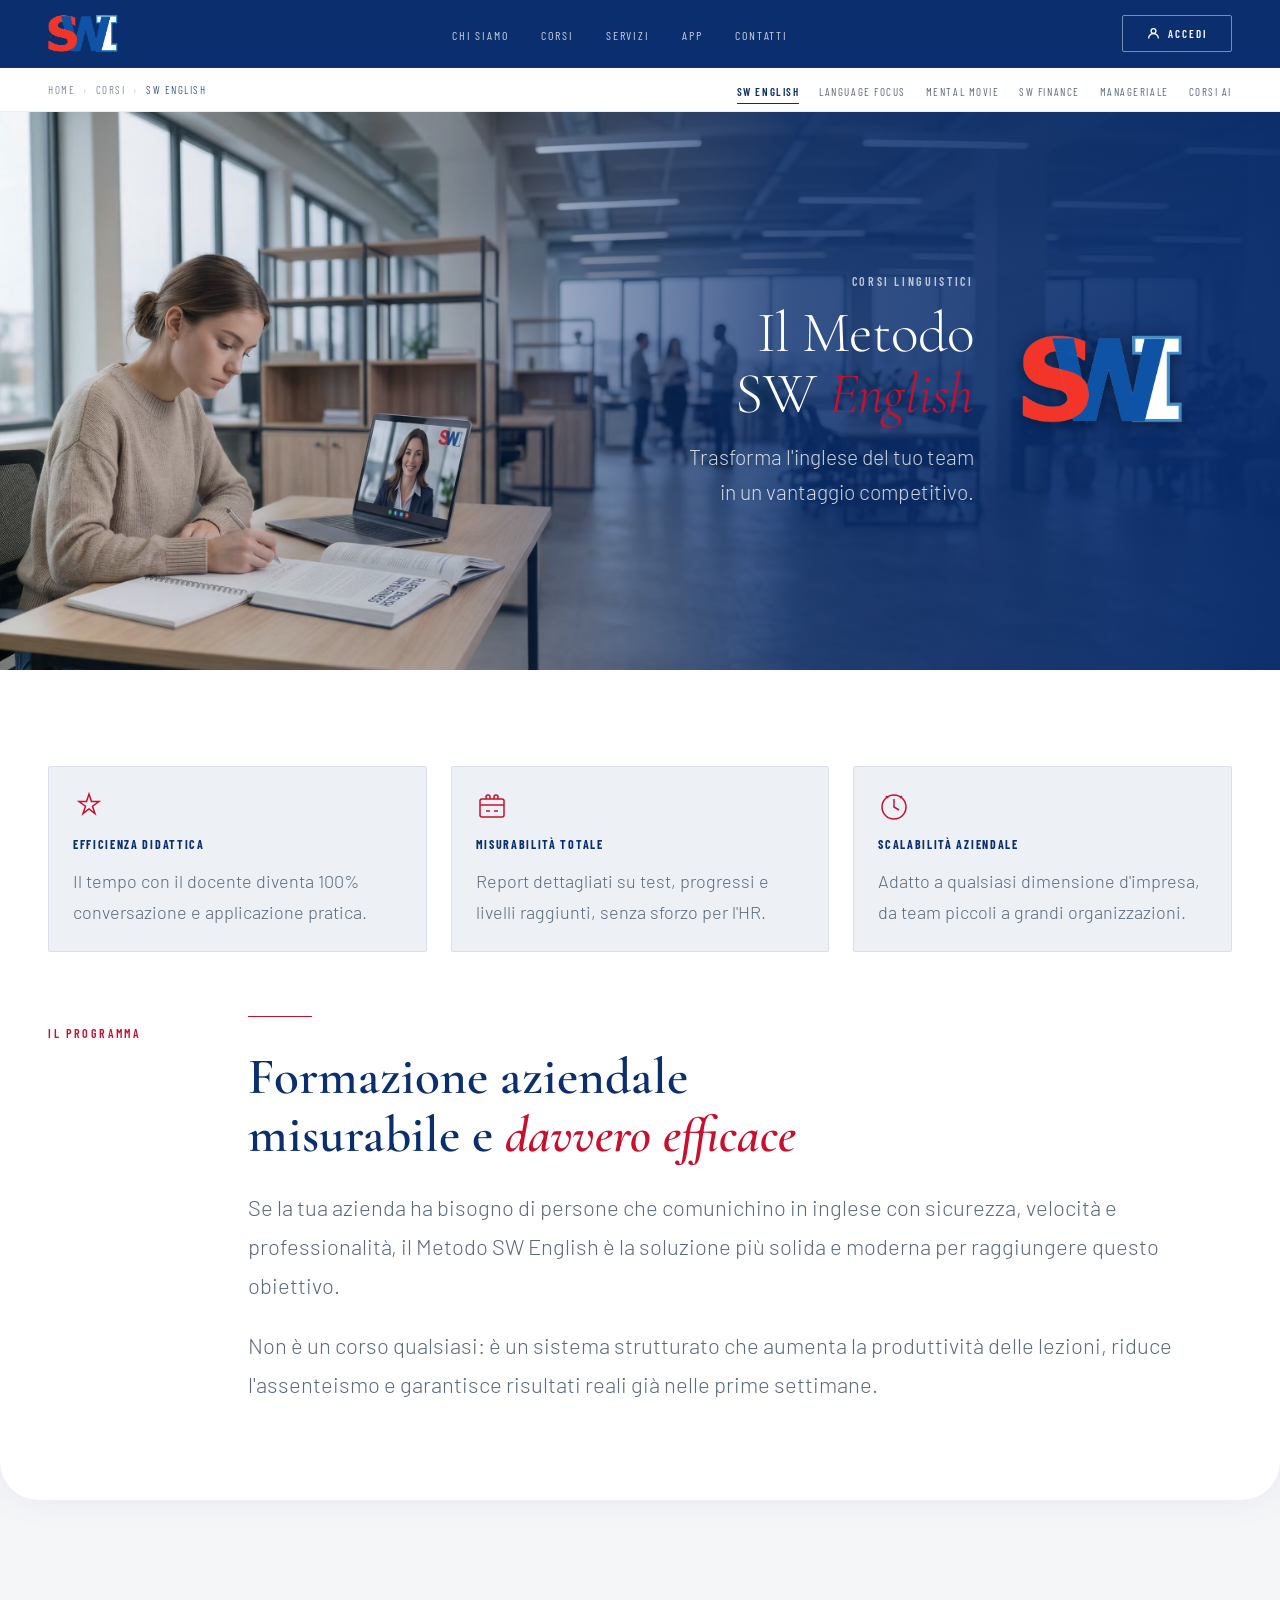
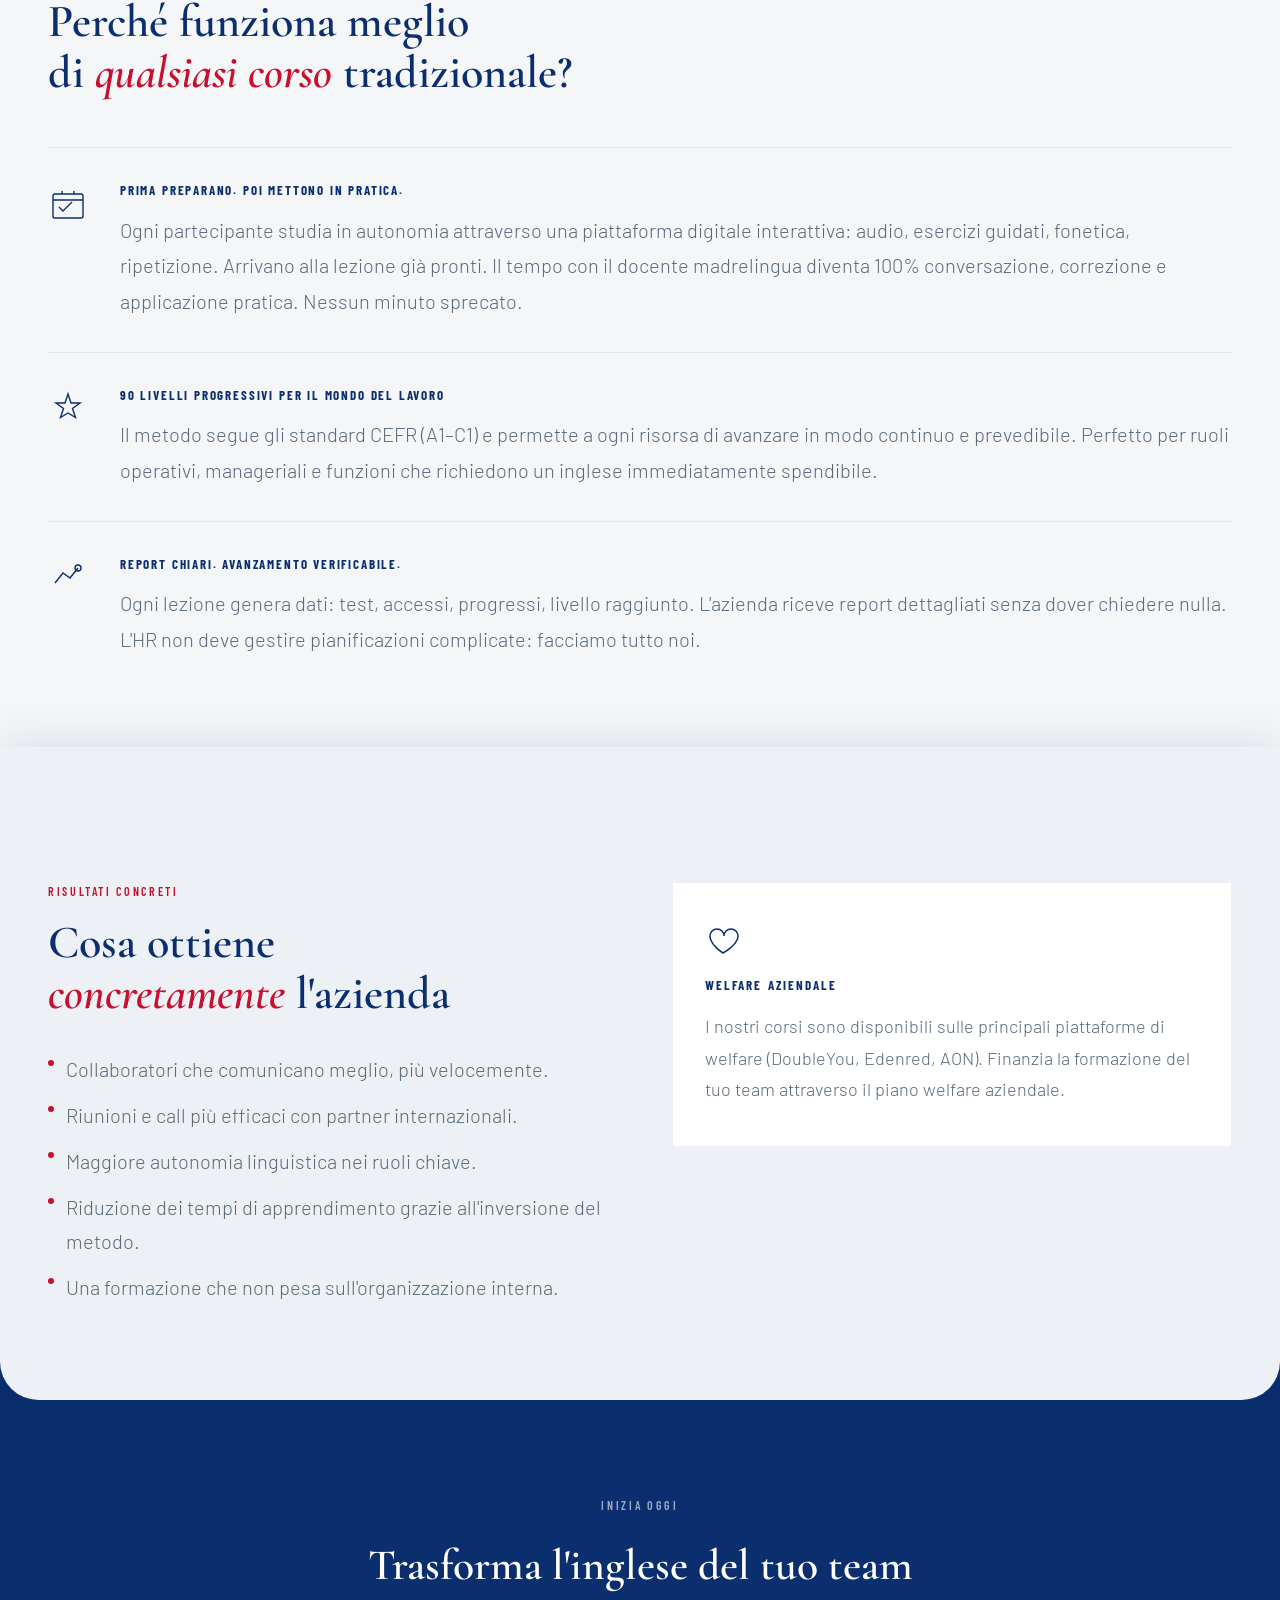
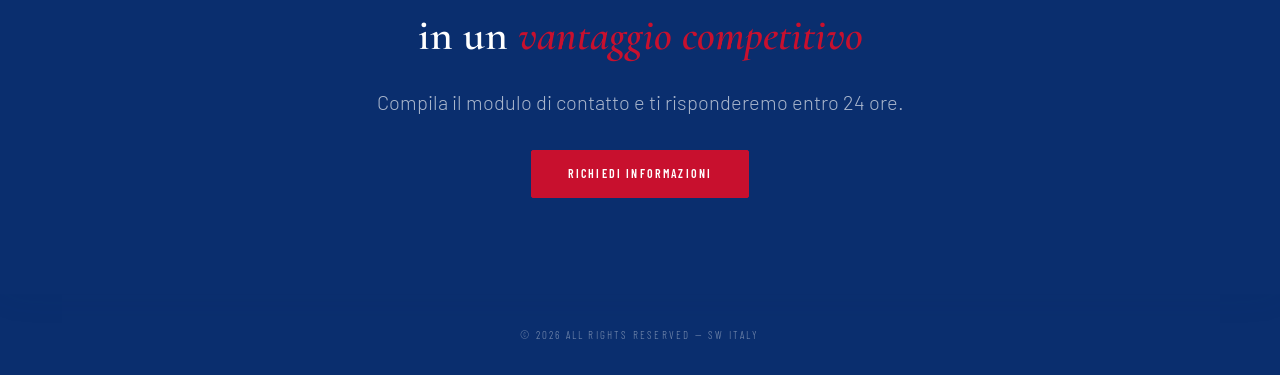
<file: corso-swenglish.html>
<!DOCTYPE html>
<html lang="it">
<head>
  <meta charset="UTF-8" />
  <meta name="viewport" content="width=device-width, initial-scale=1.0, viewport-fit=cover" />
  <meta name="description" content="Il Metodo SW English — Trasforma l'inglese del tuo team in un vantaggio competitivo. 90 livelli, docenti madrelingua, risultati misurabili." />

  <!-- Open Graph -->
  <meta property="og:type"        content="website" />
  <meta property="og:title"       content="Il Metodo SW English — SW Italy" />
  <meta property="og:description" content="Trasforma l'inglese del tuo team in un vantaggio competitivo." />
  <meta property="og:image"       content="img/compressed/jpg/bg-swenglish.jpg" />

  <!-- Canonical -->
  <link rel="canonical" href="https://switaly.it/corso-swenglish.html" />

  <title>Il Metodo SW English — SW Italy</title>

  <!-- Fonts -->
  <link rel="preconnect" href="https://fonts.googleapis.com" />
  <link rel="preconnect" href="https://fonts.gstatic.com" crossorigin />
  <link rel="preload" href="https://fonts.googleapis.com/css2?family=Cormorant+Garamond:ital,wght@0,300;0,400;1,300;1,400&family=Barlow:wght@300;400;500&family=Barlow+Condensed:wght@400;600;700&display=swap" as="style" crossorigin />
  <link
    href="https://fonts.googleapis.com/css2?family=Cormorant+Garamond:ital,wght@0,300;0,400;1,300;1,400&family=Barlow:wght@300;400;500&family=Barlow+Condensed:wght@400;600;700&display=swap"
    rel="stylesheet"
  />

  <!-- Shared stylesheets — same order as index.html -->
  <link rel="stylesheet" href="css/base.css" />
  <link rel="stylesheet" href="css/components.css" />
  <link rel="stylesheet" href="css/sections.css" />
  <link rel="stylesheet" href="css/animations.css" />
  <!-- Page-specific additions only -->
  <link rel="stylesheet" href="css/course-page.css" />
</head>
<body class="page-course">

  <!-- Skip-to-content — first focusable element, visible on keyboard focus -->
  <a href="#main-content" class="skip-link">Salta al contenuto principale</a>

  <!-- ════════════════════════════════════════
       MAIN NAV (identical to index.html)
       ════════════════════════════════════════ -->
  <header>
    <nav id="site-nav" class="nav nav--scrolled" role="navigation" aria-label="Navigazione principale">

      <a href="index.html" class="nav__logo" aria-label="SW Italy — home">
        <img src="img/logos/logo-swi.png" alt="SW Italy" />
      </a>

      <ul class="nav__links" role="list">
        <li><a href="index.html#chi-siamo">Chi Siamo</a></li>
        <li><a href="index.html#corsi">Corsi</a></li>
        <li><a href="index.html#servizi">Servizi</a></li>
        <li><a href="index.html#app">App</a></li>
        <li><a href="index.html#contatti">Contatti</a></li>
      </ul>

      <a href="https://formazione.switaly.it/login" class="btn btn--login btn--nav">
        <svg width="13" height="13" viewBox="0 0 16 16" fill="none" stroke="currentColor" stroke-width="1.6" aria-hidden="true">
          <circle cx="8" cy="5" r="3"/>
          <path d="M2 14c0-3.3 2.7-6 6-6s6 2.7 6 6"/>
        </svg>
        Accedi
      </a>

      <button
        id="nav-burger"
        class="nav__burger"
        aria-controls="nav-drawer"
        aria-expanded="false"
        aria-label="Apri menu"
      >
        <span aria-hidden="true"></span>
        <span aria-hidden="true"></span>
        <span aria-hidden="true"></span>
      </button>

    </nav>

    <nav id="nav-drawer" class="nav__drawer" role="navigation" aria-label="Navigazione mobile">
      <a href="index.html#chi-siamo">Chi Siamo</a>
      <a href="index.html#corsi">Corsi</a>
      <a href="index.html#servizi">Servizi</a>
      <a href="index.html#app">App</a>
      <a href="index.html#contatti">Contatti</a>
      <a href="https://formazione.switaly.it/login" class="btn btn--login btn--drawer-login">
        <svg width="13" height="13" viewBox="0 0 16 16" fill="none" stroke="currentColor" stroke-width="1.6" aria-hidden="true">
          <circle cx="8" cy="5" r="3"/>
          <path d="M2 14c0-3.3 2.7-6 6-6s6 2.7 6 6"/>
        </svg>
        Accedi
      </a>
    </nav>

    <!-- ── SUBNAV — sticky breadcrumb + sibling courses ── -->
    <nav id="site-subnav" class="subnav" aria-label="Breadcrumb e corsi collegati">
      <div class="subnav__inner">

        <!-- Breadcrumb (hidden on mobile) -->
        <div class="subnav__breadcrumb-wrap">
          <ol class="breadcrumb" aria-label="Percorso di navigazione">
            <li><a href="index.html">Home</a></li>
            <li aria-hidden="true"><span class="breadcrumb__sep">›</span></li>
            <li><a href="index.html#corsi">Corsi</a></li>
            <li aria-hidden="true"><span class="breadcrumb__sep">›</span></li>
            <li><span class="breadcrumb__current" aria-current="page">SW English</span></li>
          </ol>
        </div>

        <!-- Sibling course links (visible on all screens) -->
        <ul class="subnav__siblings" role="list" aria-label="Altri corsi linguistici">
          <li><a href="corso-swenglish.html"    aria-current="page">SW English</a></li>
          <li><a href="corso-languagefocus.html">Language Focus</a></li>
          <li><a href="corso-mentalmovie.html">Mental Movie</a></li>
          <li><a href="corso-swfinance.html">SW Finance</a></li>
          <li><a href="corso-manageriale.html">Manageriale</a></li>
          <li><a href="corso-ai.html">Corsi AI</a></li>
        </ul>

      </div>
    </nav>
  </header>


  <!-- ════════════════════════════════════════
       MAIN
       ════════════════════════════════════════ -->
  <main id="main-content">

    <!-- ── HERO — split overlay, desktop only ── -->
    <section class="hero hero--course" aria-labelledby="course-heading">

      <picture>
        <source srcset="img/compressed/avif/bg-swenglish.avif" type="image/avif">
        <source srcset="img/compressed/webp/bg-swenglish.webp" type="image/webp">
        <img
        class="hero__bg"
        src="img/compressed/jpg/bg-swenglish.jpg"
        alt=""
        aria-hidden="true"
        style="object-position: 10% 25%;"
      />
      </picture>
      <div class="hero__overlay" aria-hidden="true"></div>

      <!-- Desktop text — two-column: empty left, logo + text right on blue -->
      <div class="hero__content">

        <!-- Empty div acts as the left column (sits over the clear image) -->
        <div aria-hidden="true"></div>

        <!-- Right column — sits on the blue overlay, holds logo and text -->
        <div class="hero__right-col">
          
          <div class="hero__text-col">
            <p class="eyebrow hero__eyebrow" data-reveal>Corsi linguistici</p>
            <h1 class="hero__title" id="course-heading">
              <span data-reveal="clip"><span class="reveal-inner">Il Metodo</span></span>
              <span data-reveal="clip"><span class="reveal-inner">SW <em>English</em></span></span>
            </h1>
            <p class="hero__subtitle" data-reveal>
              Trasforma l'inglese del tuo team<br>in un vantaggio competitivo.
            </p>
          </div>
          
          <img class="hero__logo" src="img/logos/logo-swi.png" alt="SW Italy" />

        </div>

      </div>

    </section>

    <!-- ── MOBILE: text block below hero image ── -->
    <div class="course-intro" aria-hidden="true">
      <img class="hero__logo" src="img/logos/logo-swi.png" alt="SW Italy" />
      <p class="eyebrow hero__eyebrow">Corsi linguistici</p>
      <h2 class="hero__title">Il Metodo SW <em>English</em></h2>
      <p class="hero__subtitle">
        Trasforma l'inglese del tuo team in un vantaggio competitivo.
      </p>
    </div>


    <!-- ── SECTION 1: Pillars + intro ─────────── -->
    <section
      class="section-layer section-layer--3"
      style="background: var(--c-surface); padding-bottom: var(--sp-24);"
      aria-labelledby="pillars-heading"
    >
      <div class="container">

        <!-- 3 feature pillars -->
        <div class="pillars" role="list">

          <div class="pillar" data-reveal role="listitem">
            <svg class="pillar__icon" viewBox="0 0 32 32" fill="none" stroke="currentColor" stroke-width="1.5" aria-hidden="true">
              <path d="M16 3l2.5 7.5H26l-6.5 4.7 2.5 7.5L16 18l-6 4.7 2.5-7.5L6 10.5h7.5z"/>
            </svg>
            <div class="pillar__title">Efficienza Didattica</div>
            <p class="pillar__body">Il tempo con il docente diventa 100% conversazione e applicazione pratica.</p>
          </div>

          <div class="pillar" data-reveal role="listitem">
            <svg class="pillar__icon" viewBox="0 0 32 32" fill="none" stroke="currentColor" stroke-width="1.5" aria-hidden="true">
              <rect x="4" y="8" width="24" height="18" rx="2"/>
              <path d="M10 8V6a2 2 0 014 0v2M18 8V6a2 2 0 014 0v2"/>
              <path d="M4 14h24M10 20h4M18 20h4"/>
            </svg>
            <div class="pillar__title">Misurabilità Totale</div>
            <p class="pillar__body">Report dettagliati su test, progressi e livelli raggiunti, senza sforzo per l'HR.</p>
          </div>

          <div class="pillar" data-reveal role="listitem">
            <svg class="pillar__icon" viewBox="0 0 32 32" fill="none" stroke="currentColor" stroke-width="1.5" aria-hidden="true">
              <circle cx="16" cy="16" r="12"/>
              <path d="M16 8v8l5 3"/>
              <path d="M8 5l2 2M24 5l-2 2"/>
            </svg>
            <div class="pillar__title">Scalabilità Aziendale</div>
            <p class="pillar__body">Adatto a qualsiasi dimensione d'impresa, da team piccoli a grandi organizzazioni.</p>
          </div>

        </div>

        <!-- Intro text -->
        <div class="layout-split">
          <p class="section-about__tag eyebrow" data-reveal="left">Il programma</p>
          <div>
            <div class="section-about__line" data-reveal="line" aria-hidden="true"></div>
            <h2 class="section-about__heading section-heading" id="pillars-heading">
              <span data-reveal="clip"><span class="reveal-inner">Formazione aziendale</span></span>
              <span data-reveal="clip"><span class="reveal-inner">misurabile e <em>davvero efficace</em></span></span>
            </h2>
            <p class="section-body" data-reveal>
              Se la tua azienda ha bisogno di persone che comunichino in inglese con
              sicurezza, velocità e professionalità, il Metodo SW English è la soluzione
              più solida e moderna per raggiungere questo obiettivo.
            </p>
            <p class="section-body section-body--spaced" data-reveal>
              Non è un corso qualsiasi: è un sistema strutturato che aumenta la produttività
              delle lezioni, riduce l'assenteismo e garantisce risultati reali già nelle
              prime settimane.
            </p>
          </div>
        </div>

      </div>
    </section>


    <!-- ── SECTION 2: How it works ────────────── -->
    <section
      class="section-layer section-layer--2"
      style="background: var(--c-bg); padding-bottom: var(--sp-24);"
      aria-labelledby="method-heading"
    >
      <div class="container">

        <h2 class="section-heading" id="method-heading" style="margin-bottom: var(--sp-12);">
          <span data-reveal="clip"><span class="reveal-inner">Perché funziona meglio</span></span>
          <span data-reveal="clip"><span class="reveal-inner">di <em>qualsiasi corso</em> tradizionale?</span></span>
        </h2>

        <div class="method-block" data-reveal>
          <svg class="method-block__icon" viewBox="0 0 40 40" fill="none" stroke="currentColor" stroke-width="1.4" aria-hidden="true">
            <rect x="5" y="10" width="30" height="24" rx="2"/>
            <path d="M5 16h30M14 10V7M26 10V7"/>
            <path d="M11 23l4 4 9-9"/>
          </svg>
          <div>
            <div class="method-block__title">Prima preparano. Poi mettono in pratica.</div>
            <p class="method-block__body">
              Ogni partecipante studia in autonomia attraverso una piattaforma digitale
              interattiva: audio, esercizi guidati, fonetica, ripetizione. Arrivano alla
              lezione già pronti. Il tempo con il docente madrelingua diventa 100%
              conversazione, correzione e applicazione pratica. Nessun minuto sprecato.
            </p>
          </div>
        </div>

        <div class="method-block" data-reveal>
          <svg class="method-block__icon" viewBox="0 0 40 40" fill="none" stroke="currentColor" stroke-width="1.4" aria-hidden="true">
            <path d="M20 5l3 9h9l-7.5 5.5 3 9L20 24l-7.5 4.5 3-9L8 14h9z"/>
          </svg>
          <div>
            <div class="method-block__title">90 livelli progressivi per il mondo del lavoro</div>
            <p class="method-block__body">
              Il metodo segue gli standard CEFR (A1–C1) e permette a ogni risorsa di
              avanzare in modo continuo e prevedibile. Perfetto per ruoli operativi,
              manageriali e funzioni che richiedono un inglese immediatamente spendibile.
            </p>
          </div>
        </div>

        <div class="method-block" data-reveal>
          <svg class="method-block__icon" viewBox="0 0 40 40" fill="none" stroke="currentColor" stroke-width="1.4" aria-hidden="true">
            <polyline points="7 25 15 15 22 20 30 10"/>
            <circle cx="30" cy="10" r="3"/>
          </svg>
          <div>
            <div class="method-block__title">Report chiari. Avanzamento verificabile.</div>
            <p class="method-block__body">
              Ogni lezione genera dati: test, accessi, progressi, livello raggiunto.
              L'azienda riceve report dettagliati senza dover chiedere nulla. L'HR non
              deve gestire pianificazioni complicate: facciamo tutto noi.
            </p>
          </div>
        </div>

      </div>
    </section>


    <!-- ── SECTION 3: Outcomes ────────────────── -->
    <section
      class="section-layer section-layer--2"
      style="background: var(--c-surface-2); padding-bottom: var(--sp-24);"
      aria-labelledby="outcomes-heading"
    >
      <div class="container">
        <div class="layout-two-col">

          <div>
            <p class="eyebrow" data-reveal>Risultati concreti</p>
            <h2 class="section-heading" id="outcomes-heading" data-reveal style="margin-bottom: var(--sp-8);">
              Cosa ottiene<br><em>concretamente</em> l'azienda
            </h2>
            <ul class="outcomes" data-reveal>
              <li>Collaboratori che comunicano meglio, più velocemente.</li>
              <li>Riunioni e call più efficaci con partner internazionali.</li>
              <li>Maggiore autonomia linguistica nei ruoli chiave.</li>
              <li>Riduzione dei tempi di apprendimento grazie all'inversione del metodo.</li>
              <li>Una formazione che non pesa sull'organizzazione interna.</li>
            </ul>
          </div>

          <!-- Welfare block -->
          <div class="service-block" data-reveal style="align-self: start;">
            <svg class="service-block__icon" viewBox="0 0 36 36" fill="none" stroke="currentColor" stroke-width="1.5" aria-hidden="true">
              <path d="M18 30s-13-8-13-17a7 7 0 0114 0 7 7 0 0114 0c0 9-15 17-15 17z"/>
            </svg>
            <div class="service-block__title">Welfare Aziendale</div>
            <p class="service-block__body">
              I nostri corsi sono disponibili sulle principali piattaforme di welfare
              (DoubleYou, Edenred, AON). Finanzia la formazione del tuo team attraverso
              il piano welfare aziendale.
            </p>
          </div>

        </div>
      </div>
    </section>


    <!-- ── CTA BAND ───────────────────────────── -->
    <div
      class="cta-band"
      style="background: var(--c-primary);"
    >
      <div class="container" style="text-align: center;">
        <p class="eyebrow eyebrow--light" data-reveal>Inizia oggi</p>
        <h2 class="cta-band__heading" data-reveal>
          Trasforma l'inglese del tuo team<br>in un <em style="font-style:italic; color:var(--c-secondary);">vantaggio competitivo</em>
        </h2>
        <p class="cta-band__sub" data-reveal>
          Compila il modulo di contatto e ti risponderemo entro 24 ore.
        </p>
        <div data-reveal>
          <a
            href="index.html#contatti"
            class="btn btn--secondary js-course-cta"
            data-course="Il Metodo SW English"
            aria-label="Richiedi informazioni su SW English"
          >
            Richiedi Informazioni
          </a>
        </div>
      </div>
    </div>

  </main>


  <!-- ════════════════════════════════════════
       FOOTER (identical to index.html)
       ════════════════════════════════════════ -->
  <footer class="footer">
    <p class="footer__text">© 2026 All Rights Reserved — SW Italy</p>
  </footer>


  <!-- Scripts -->
  <script type="module" src="js/inner-page.js"></script>

  <!-- Noscript fallback: expose all content if JS is disabled -->
  <noscript>
    <style>
      [data-reveal],
      .nav__logo,
      .btn--nav {
        opacity: 1 !important;
        transform: none !important;
        width: auto !important;
        animation: none !important;
        transition: none !important;
      }
      [data-reveal="clip"] > .reveal-inner {
        transform: none !important;
        opacity: 1 !important;
      }
    </style>
  </noscript>

</body>
</html>
</file>
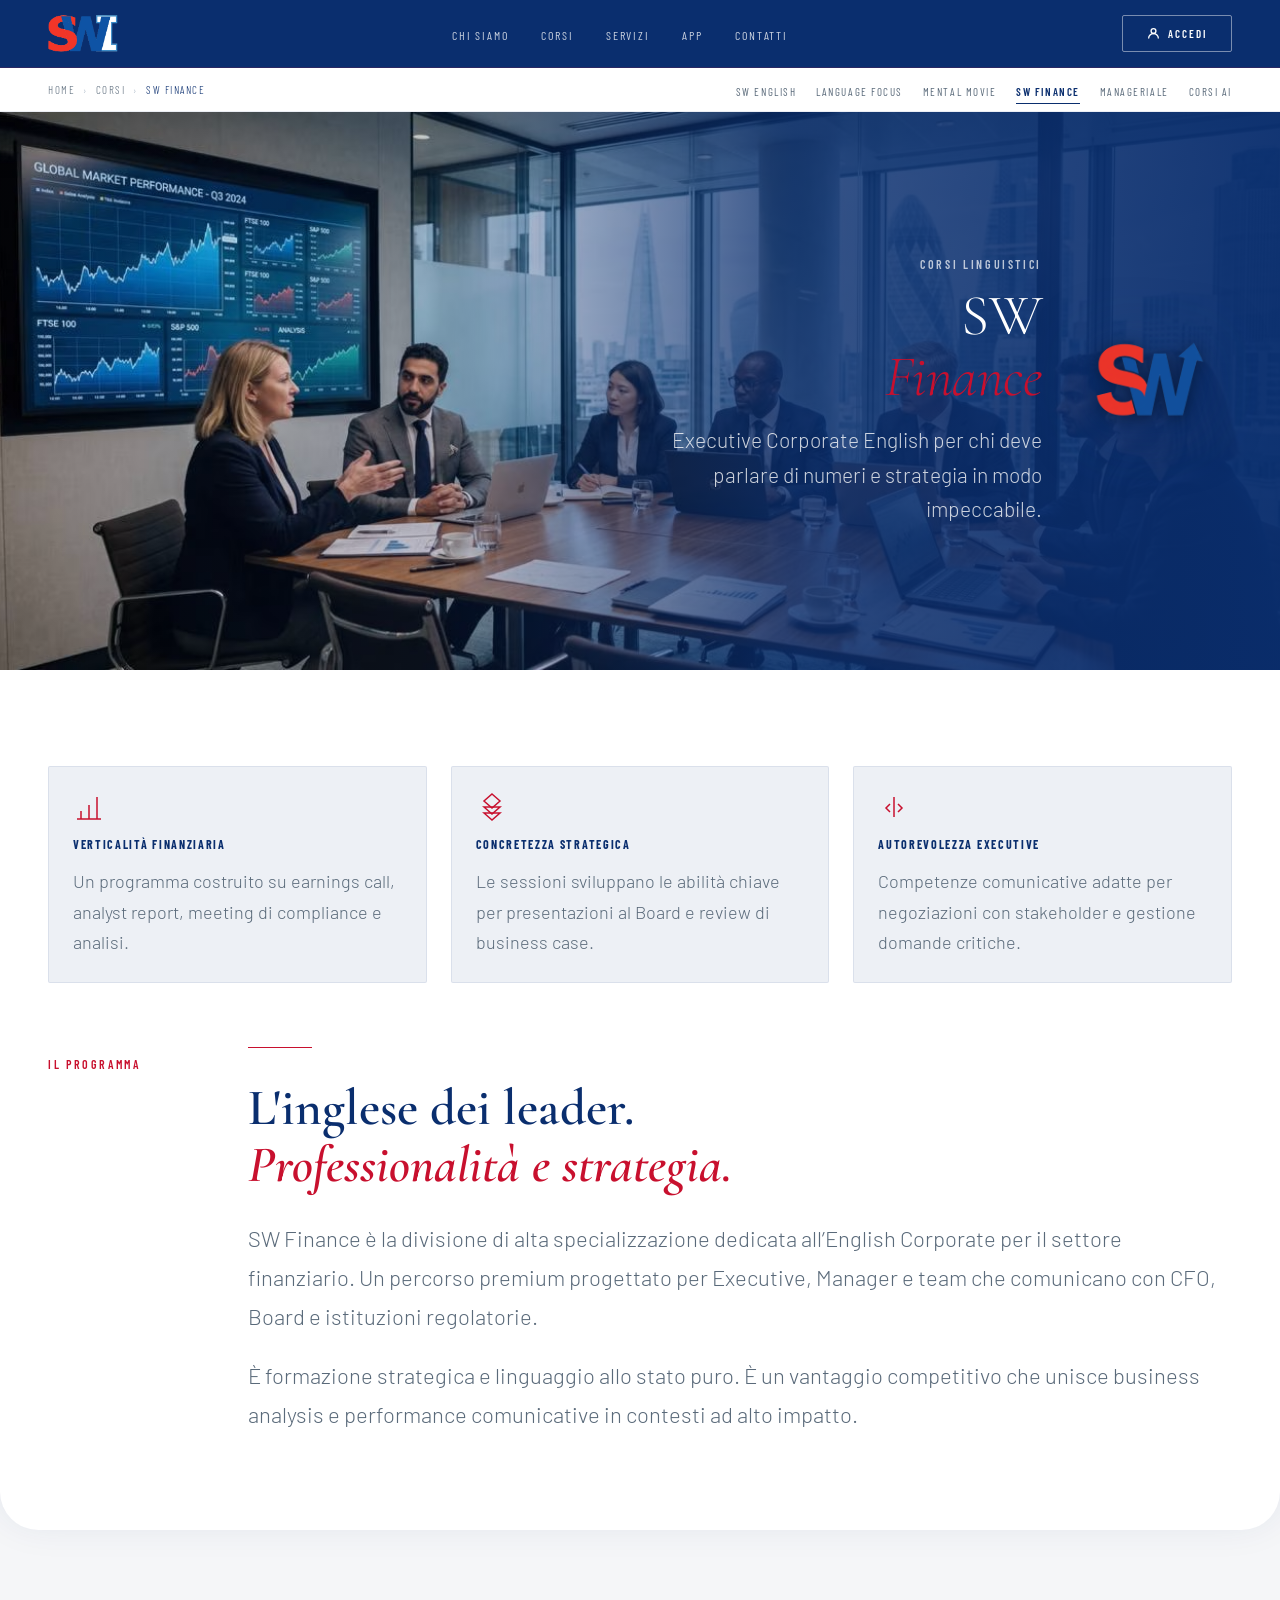
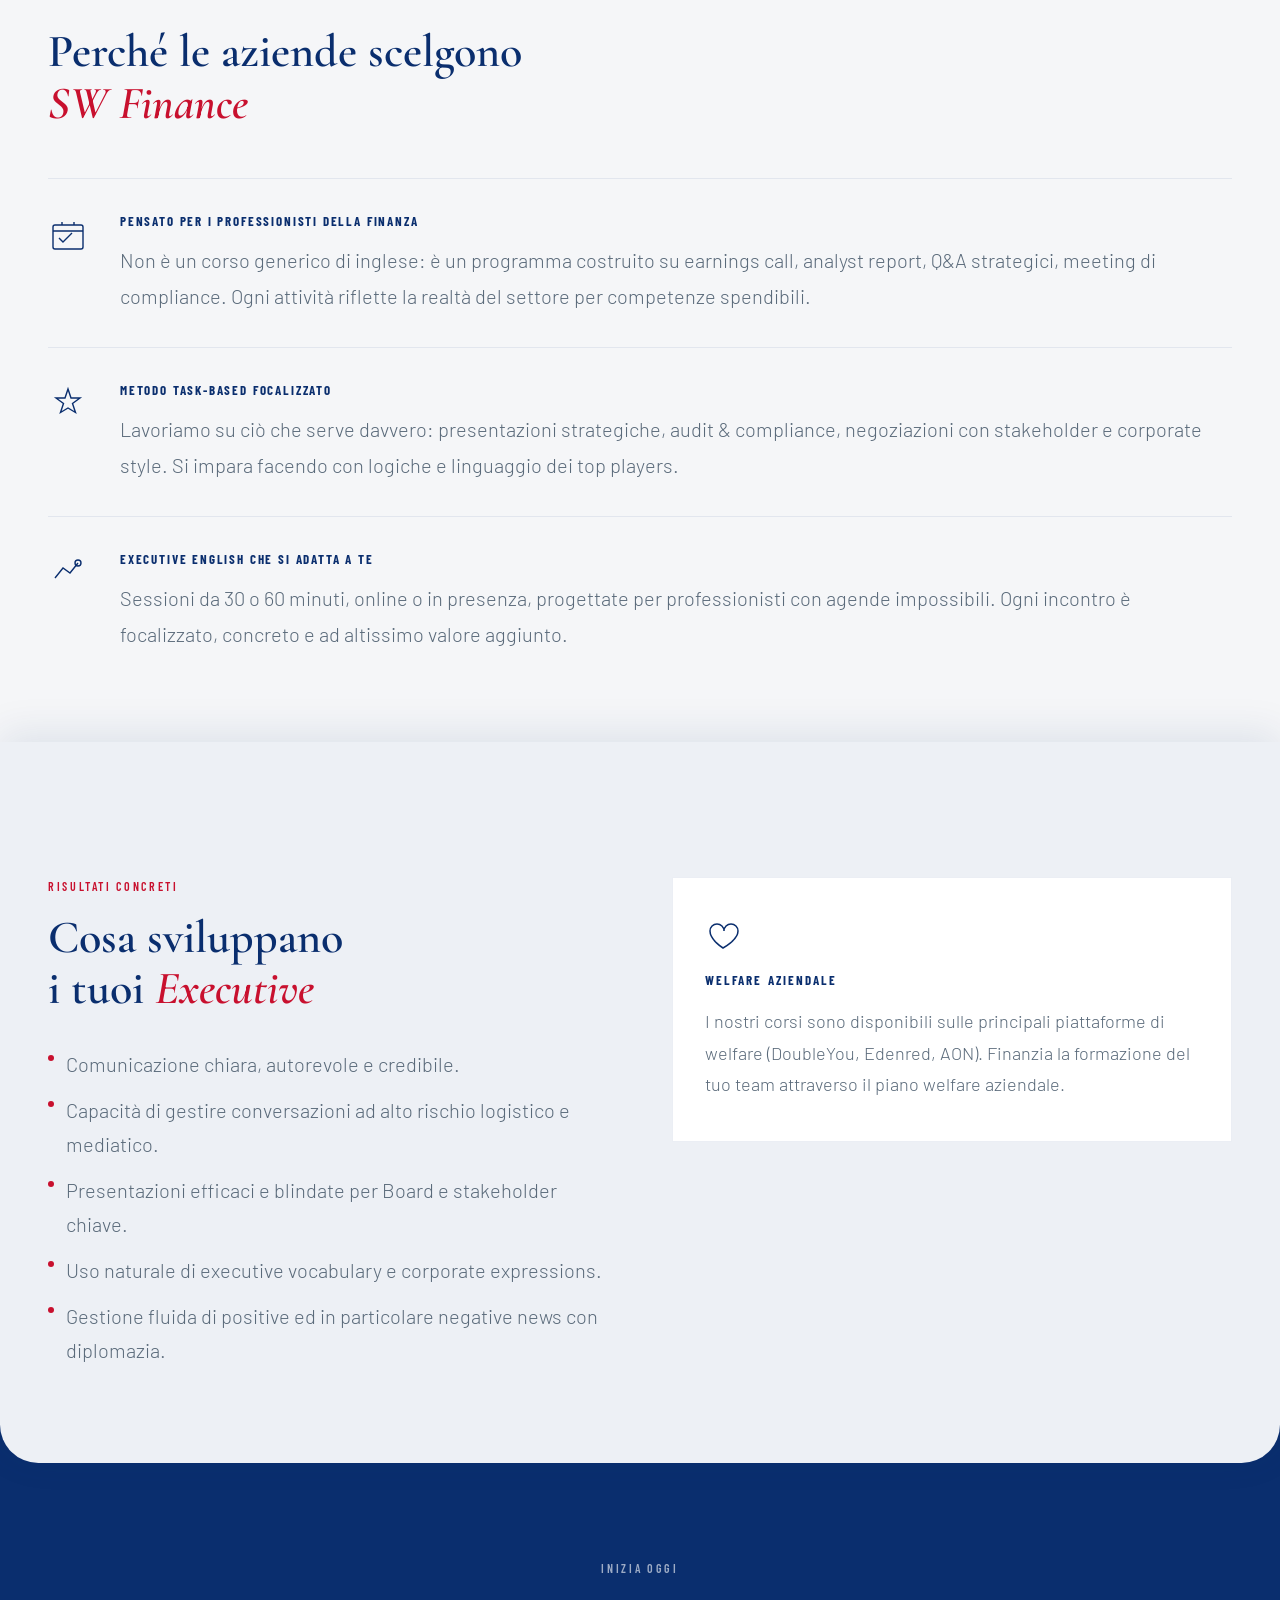
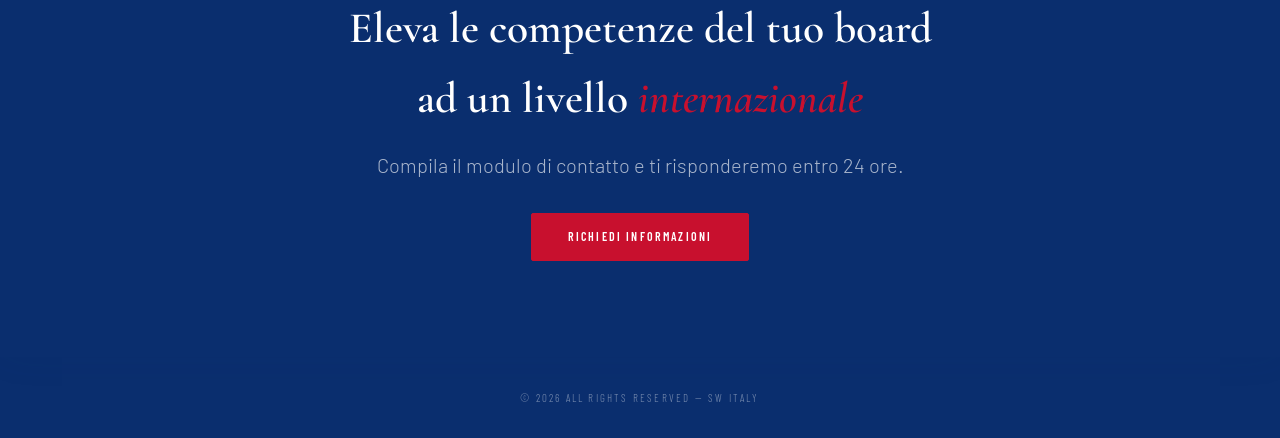
<file: corso-swfinance.html>
<!DOCTYPE html>
<html lang="it">
<head>
  <meta charset="UTF-8" />
  <meta name="viewport" content="width=device-width, initial-scale=1.0, viewport-fit=cover" />
  <meta name="description" content="SW Finance — Executive Corporate English per chi deve parlare di numeri, strategia e performance." />

  <!-- Open Graph -->
  <meta property="og:type"        content="website" />
  <meta property="og:title"       content="SW Finance — SW Italy" />
  <meta property="og:description" content="Executive Corporate English per leader e professionisti della finanza." />
  <meta property="og:image"       content="img/compressed/jpg/bg-swfinance.jpg" />

  <!-- Canonical -->
  <link rel="canonical" href="https://switaly.it/corso-swfinance.html" />

  <title>SW Finance — SW Italy</title>

  <!-- Fonts -->
  <link rel="preconnect" href="https://fonts.googleapis.com" />
  <link rel="preconnect" href="https://fonts.gstatic.com" crossorigin />
  <link rel="preload" href="https://fonts.googleapis.com/css2?family=Cormorant+Garamond:ital,wght@0,300;0,400;1,300;1,400&family=Barlow:wght@300;400;500&family=Barlow+Condensed:wght@400;600;700&display=swap" as="style" crossorigin />
  <link
    href="https://fonts.googleapis.com/css2?family=Cormorant+Garamond:ital,wght@0,300;0,400;1,300;1,400&family=Barlow:wght@300;400;500&family=Barlow+Condensed:wght@400;600;700&display=swap"
    rel="stylesheet"
  />

  <!-- Shared stylesheets — same order as index.html -->
  <link rel="stylesheet" href="css/base.css" />
  <link rel="stylesheet" href="css/components.css" />
  <link rel="stylesheet" href="css/sections.css" />
  <link rel="stylesheet" href="css/animations.css" />
  <!-- Page-specific additions only -->
  <link rel="stylesheet" href="css/course-page.css" />
</head>
<body class="page-course">

  <!-- Skip-to-content — first focusable element, visible on keyboard focus -->
  <a href="#main-content" class="skip-link">Salta al contenuto principale</a>

  <!-- ════════════════════════════════════════
       MAIN NAV
       ════════════════════════════════════════ -->
  <header>
    <nav id="site-nav" class="nav nav--scrolled" role="navigation" aria-label="Navigazione principale">

      <a href="index.html" class="nav__logo" aria-label="SW Italy — home">
        <img src="img/logos/logo-swi.png" alt="SW Italy" />
      </a>

      <ul class="nav__links" role="list">
        <li><a href="index.html#chi-siamo">Chi Siamo</a></li>
        <li><a href="index.html#corsi">Corsi</a></li>
        <li><a href="index.html#servizi">Servizi</a></li>
        <li><a href="index.html#app">App</a></li>
        <li><a href="index.html#contatti">Contatti</a></li>
      </ul>

      <a href="https://formazione.switaly.it/login" class="btn btn--login btn--nav">
        <svg width="13" height="13" viewBox="0 0 16 16" fill="none" stroke="currentColor" stroke-width="1.6" aria-hidden="true">
          <circle cx="8" cy="5" r="3"/>
          <path d="M2 14c0-3.3 2.7-6 6-6s6 2.7 6 6"/>
        </svg>
        Accedi
      </a>

      <button
        id="nav-burger"
        class="nav__burger"
        aria-controls="nav-drawer"
        aria-expanded="false"
        aria-label="Apri menu"
      >
        <span aria-hidden="true"></span>
        <span aria-hidden="true"></span>
        <span aria-hidden="true"></span>
      </button>

    </nav>

    <nav id="nav-drawer" class="nav__drawer" role="navigation" aria-label="Navigazione mobile">
      <a href="index.html#chi-siamo">Chi Siamo</a>
      <a href="index.html#corsi">Corsi</a>
      <a href="index.html#servizi">Servizi</a>
      <a href="index.html#app">App</a>
      <a href="index.html#contatti">Contatti</a>
      <a href="https://formazione.switaly.it/login" class="btn btn--login btn--drawer-login">
        <svg width="13" height="13" viewBox="0 0 16 16" fill="none" stroke="currentColor" stroke-width="1.6" aria-hidden="true">
          <circle cx="8" cy="5" r="3"/>
          <path d="M2 14c0-3.3 2.7-6 6-6s6 2.7 6 6"/>
        </svg>
        Accedi
      </a>
    </nav>

    <!-- ── SUBNAV — sticky breadcrumb + sibling courses ── -->
    <nav id="site-subnav" class="subnav" aria-label="Breadcrumb e corsi collegati">
      <div class="subnav__inner">

        <!-- Breadcrumb -->
        <div class="subnav__breadcrumb-wrap">
          <ol class="breadcrumb" aria-label="Percorso di navigazione">
            <li><a href="index.html">Home</a></li>
            <li aria-hidden="true"><span class="breadcrumb__sep">›</span></li>
            <li><a href="index.html#corsi">Corsi</a></li>
            <li aria-hidden="true"><span class="breadcrumb__sep">›</span></li>
            <li><span class="breadcrumb__current" aria-current="page">SW Finance</span></li>
          </ol>
        </div>

        <!-- Sibling course links -->
        <ul class="subnav__siblings" role="list" aria-label="Altri corsi linguistici">
          <li><a href="corso-swenglish.html">SW English</a></li>
          <li><a href="corso-languagefocus.html">Language Focus</a></li>
          <li><a href="corso-mentalmovie.html">Mental Movie</a></li>
          <li><a href="corso-swfinance.html" aria-current="page">SW Finance</a></li>
          <li><a href="corso-manageriale.html">Manageriale</a></li>
          <li><a href="corso-ai.html">Corsi AI</a></li>
        </ul>

      </div>
    </nav>
  </header>


  <!-- ════════════════════════════════════════
       MAIN
       ════════════════════════════════════════ -->
  <main id="main-content">

    <!-- ── HERO — split overlay, desktop only ── -->
    <section class="hero hero--course" aria-labelledby="course-heading">

      <picture>
        <source srcset="img/compressed/avif/bg-swfinance.avif" type="image/avif">
        <source srcset="img/compressed/webp/bg-swfinance.webp" type="image/webp">
        <img
        class="hero__bg"
        src="img/compressed/jpg/bg-swfinance.jpg"
        alt=""
        aria-hidden="true"
        style="object-position: center;"
      />
      </picture>
      <div class="hero__overlay" aria-hidden="true"></div>

      <!-- Desktop text — two-column: empty left, logo + text right on blue -->
      <div class="hero__content">

        <!-- Empty div acts as the left column (sits over the clear image) -->
        <div aria-hidden="true"></div>

        <!-- Right column — sits on the blue overlay, holds logo and text -->
        <div class="hero__right-col">
          
          <div class="hero__text-col">
            <p class="eyebrow hero__eyebrow" data-reveal>Corsi linguistici</p>
            <h1 class="hero__title" id="course-heading">
              <span data-reveal="clip"><span class="reveal-inner">SW</span></span>
              <span data-reveal="clip"><span class="reveal-inner"><em>Finance</em></span></span>
            </h1>
            <p class="hero__subtitle" data-reveal>
              Executive Corporate English per chi deve parlare di numeri e strategia in modo impeccabile.
            </p>
          </div>
          
          <img class="hero__logo" style="height: clamp(72px, 10vw, 120px);" src="img/logos/logo-swfinance.png" alt="SW Finance" />

        </div>

      </div>

    </section>

    <!-- ── MOBILE: text block below hero image ── -->
    <div class="course-intro" aria-hidden="true">
      <img class="hero__logo" style="height: 52px;" src="img/logos/logo-swfinance.png" alt="SW Finance" />
      <p class="eyebrow hero__eyebrow">Corsi linguistici</p>
      <h2 class="hero__title">SW <em>Finance</em></h2>
      <p class="hero__subtitle">
        Executive Corporate English per chi deve parlare di numeri e strategia in modo impeccabile.
      </p>
    </div>


    <!-- ── SECTION 1: Pillars + intro ─────────── -->
    <section
      class="section-layer section-layer--3"
      style="background: var(--c-surface); padding-bottom: var(--sp-24);"
      aria-labelledby="pillars-heading"
    >
      <div class="container">

        <!-- 3 feature pillars -->
        <div class="pillars" role="list">

          <div class="pillar" data-reveal role="listitem">
            <svg class="pillar__icon" viewBox="0 0 32 32" fill="none" stroke="currentColor" stroke-width="1.5" aria-hidden="true">
              <path d="M4 28h24M8 28v-8M16 28v-14M24 28V6"/>
            </svg>
            <div class="pillar__title">Verticalità Finanziaria</div>
            <p class="pillar__body">Un programma costruito su earnings call, analyst report, meeting di compliance e analisi.</p>
          </div>

          <div class="pillar" data-reveal role="listitem">
            <svg class="pillar__icon" viewBox="0 0 32 32" fill="none" stroke="currentColor" stroke-width="1.5" aria-hidden="true">
              <polygon points="16 3 24 10 16 17 8 10 16 3"/>
              <polygon points="8 16 16 23 24 16"/>
              <polygon points="8 22 16 29 24 22"/>
            </svg>
            <div class="pillar__title">Concretezza Strategica</div>
            <p class="pillar__body">Le sessioni sviluppano le abilità chiave per presentazioni al Board e review di business case.</p>
          </div>

          <div class="pillar" data-reveal role="listitem">
            <svg class="pillar__icon" viewBox="0 0 32 32" fill="none" stroke="currentColor" stroke-width="1.5" aria-hidden="true">
              <path d="M12 21l-4-4 4-4M20 21l4-4-4-4"/>
              <path d="M16 6v20"/>
            </svg>
            <div class="pillar__title">Autorevolezza Executive</div>
            <p class="pillar__body">Competenze comunicative adatte per negoziazioni con stakeholder e gestione domande critiche.</p>
          </div>

        </div>

        <!-- Intro text -->
        <div class="layout-split">
          <p class="section-about__tag eyebrow" data-reveal="left">Il programma</p>
          <div>
            <div class="section-about__line" data-reveal="line" aria-hidden="true"></div>
            <h2 class="section-about__heading section-heading" id="pillars-heading">
              <span data-reveal="clip"><span class="reveal-inner">L'inglese dei leader.</span></span>
              <span data-reveal="clip"><span class="reveal-inner"><em>Professionalità e strategia.</em></span></span>
            </h2>
            <p class="section-body" data-reveal>
              SW Finance è la divisione di alta specializzazione dedicata all’English Corporate per 
              il settore finanziario. Un percorso premium progettato per Executive, Manager e team
              che comunicano con CFO, Board e istituzioni regolatorie.
            </p>
            <p class="section-body section-body--spaced" data-reveal>
              È formazione strategica e linguaggio allo stato puro. È un vantaggio competitivo che unisce 
              business analysis e performance comunicative in contesti ad alto impatto.
            </p>
          </div>
        </div>

      </div>
    </section>


    <!-- ── SECTION 2: How it works ────────────── -->
    <section
      class="section-layer section-layer--2"
      style="background: var(--c-bg); padding-bottom: var(--sp-24);"
      aria-labelledby="method-heading"
    >
      <div class="container">

        <h2 class="section-heading" id="method-heading" style="margin-bottom: var(--sp-12);">
          <span data-reveal="clip"><span class="reveal-inner">Perché le aziende scelgono</span></span>
          <span data-reveal="clip"><span class="reveal-inner"><em>SW Finance</em></span></span>
        </h2>

        <div class="method-block" data-reveal>
          <svg class="method-block__icon" viewBox="0 0 40 40" fill="none" stroke="currentColor" stroke-width="1.4" aria-hidden="true">
            <rect x="5" y="10" width="30" height="24" rx="2"/>
            <path d="M5 16h30M14 10V7M26 10V7"/>
            <path d="M11 23l4 4 9-9"/>
          </svg>
          <div>
            <div class="method-block__title">Pensato per i PROFESSIONISTI DELLA FINANZA</div>
            <p class="method-block__body">
              Non è un corso generico di inglese: è un programma costruito su earnings call, analyst report, 
              Q&A strategici, meeting di compliance. Ogni attività riflette la realtà del settore per competenze spendibili.
            </p>
          </div>
        </div>

        <div class="method-block" data-reveal>
          <svg class="method-block__icon" viewBox="0 0 40 40" fill="none" stroke="currentColor" stroke-width="1.4" aria-hidden="true">
            <path d="M20 5l3 9h9l-7.5 5.5 3 9L20 24l-7.5 4.5 3-9L8 14h9z"/>
          </svg>
          <div>
            <div class="method-block__title">METODO TASK-BASED focalizzato</div>
            <p class="method-block__body">
              Lavoriamo su ciò che serve davvero: presentazioni strategiche, audit & compliance, negoziazioni con 
              stakeholder e corporate style. Si impara facendo con logiche e linguaggio dei top players.
            </p>
          </div>
        </div>

        <div class="method-block" data-reveal>
          <svg class="method-block__icon" viewBox="0 0 40 40" fill="none" stroke="currentColor" stroke-width="1.4" aria-hidden="true">
            <polyline points="7 25 15 15 22 20 30 10"/>
            <circle cx="30" cy="10" r="3"/>
          </svg>
          <div>
            <div class="method-block__title">EXECUTIVE ENGLISH che si adatta a te</div>
            <p class="method-block__body">
              Sessioni da 30 o 60 minuti, online o in presenza, progettate per professionisti con agende 
              impossibili. Ogni incontro è focalizzato, concreto e ad altissimo valore aggiunto.
            </p>
          </div>
        </div>

      </div>
    </section>


    <!-- ── SECTION 3: Outcomes ────────────────── -->
    <section
      class="section-layer section-layer--2"
      style="background: var(--c-surface-2); padding-bottom: var(--sp-24);"
      aria-labelledby="outcomes-heading"
    >
      <div class="container">
        <div class="layout-two-col">

          <div>
            <p class="eyebrow" data-reveal>Risultati concreti</p>
            <h2 class="section-heading" id="outcomes-heading" data-reveal style="margin-bottom: var(--sp-8);">
              Cosa sviluppano<br>i tuoi <em>Executive</em>
            </h2>
            <ul class="outcomes" data-reveal>
              <li>Comunicazione chiara, autorevole e credibile.</li>
              <li>Capacità di gestire conversazioni ad alto rischio logistico e mediatico.</li>
              <li>Presentazioni efficaci e blindate per Board e stakeholder chiave.</li>
              <li>Uso naturale di executive vocabulary e corporate expressions.</li>
              <li>Gestione fluida di positive ed in particolare negative news con diplomazia.</li>
            </ul>
          </div>

          <!-- Welfare block -->
          <div class="service-block" data-reveal style="align-self: start;">
            <svg class="service-block__icon" viewBox="0 0 36 36" fill="none" stroke="currentColor" stroke-width="1.5" aria-hidden="true">
              <path d="M18 30s-13-8-13-17a7 7 0 0114 0 7 7 0 0114 0c0 9-15 17-15 17z"/>
            </svg>
            <div class="service-block__title">Welfare Aziendale</div>
            <p class="service-block__body">
              I nostri corsi sono disponibili sulle principali piattaforme di welfare
              (DoubleYou, Edenred, AON). Finanzia la formazione del tuo team attraverso
              il piano welfare aziendale.
            </p>
          </div>

        </div>
      </div>
    </section>


    <!-- ── CTA BAND ───────────────────────────── -->
    <div
      class="cta-band"
      style="background: var(--c-primary);"
    >
      <div class="container" style="text-align: center;">
        <p class="eyebrow eyebrow--light" data-reveal>Inizia oggi</p>
        <h2 class="cta-band__heading" data-reveal>
          Eleva le competenze del tuo board<br>ad un livello <em style="font-style:italic; color:var(--c-secondary);">internazionale</em>
        </h2>
        <p class="cta-band__sub" data-reveal>
          Compila il modulo di contatto e ti risponderemo entro 24 ore.
        </p>
        <div data-reveal>
          <a
            href="index.html#contatti"
            class="btn btn--secondary js-course-cta"
            data-course="SW Finance"
            aria-label="Richiedi informazioni su SW Finance"
          >
            Richiedi Informazioni
          </a>
        </div>
      </div>
    </div>

  </main>


  <!-- ════════════════════════════════════════
       FOOTER (identical to index.html)
       ════════════════════════════════════════ -->
  <footer class="footer">
    <p class="footer__text">© 2026 All Rights Reserved — SW Italy</p>
  </footer>


  <!-- Scripts -->
  <script type="module" src="js/inner-page.js"></script>

  <!-- Noscript fallback: expose all content if JS is disabled -->
  <noscript>
    <style>
      [data-reveal],
      .nav__logo,
      .btn--nav {
        opacity: 1 !important;
        transform: none !important;
        width: auto !important;
        animation: none !important;
        transition: none !important;
      }
      [data-reveal="clip"] > .reveal-inner {
        transform: none !important;
        opacity: 1 !important;
      }
    </style>
  </noscript>

</body>
</html>
</file>
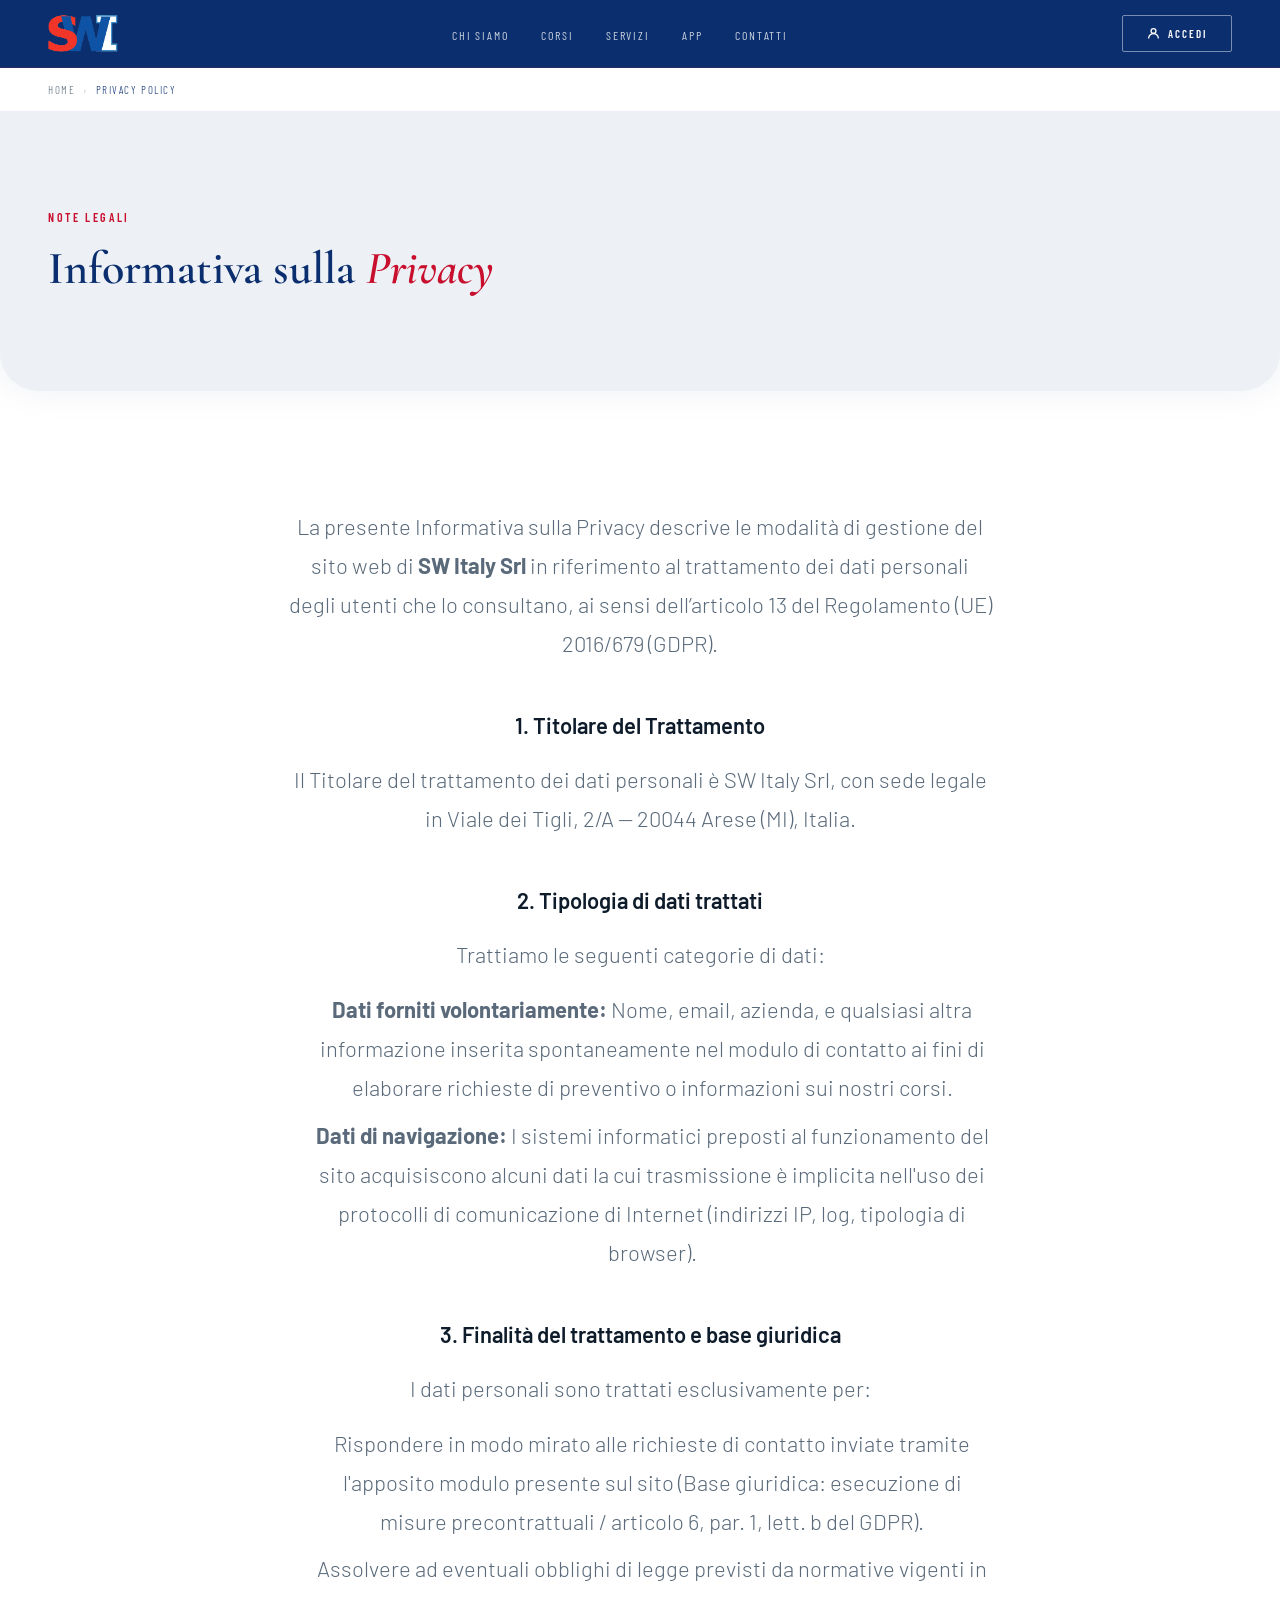
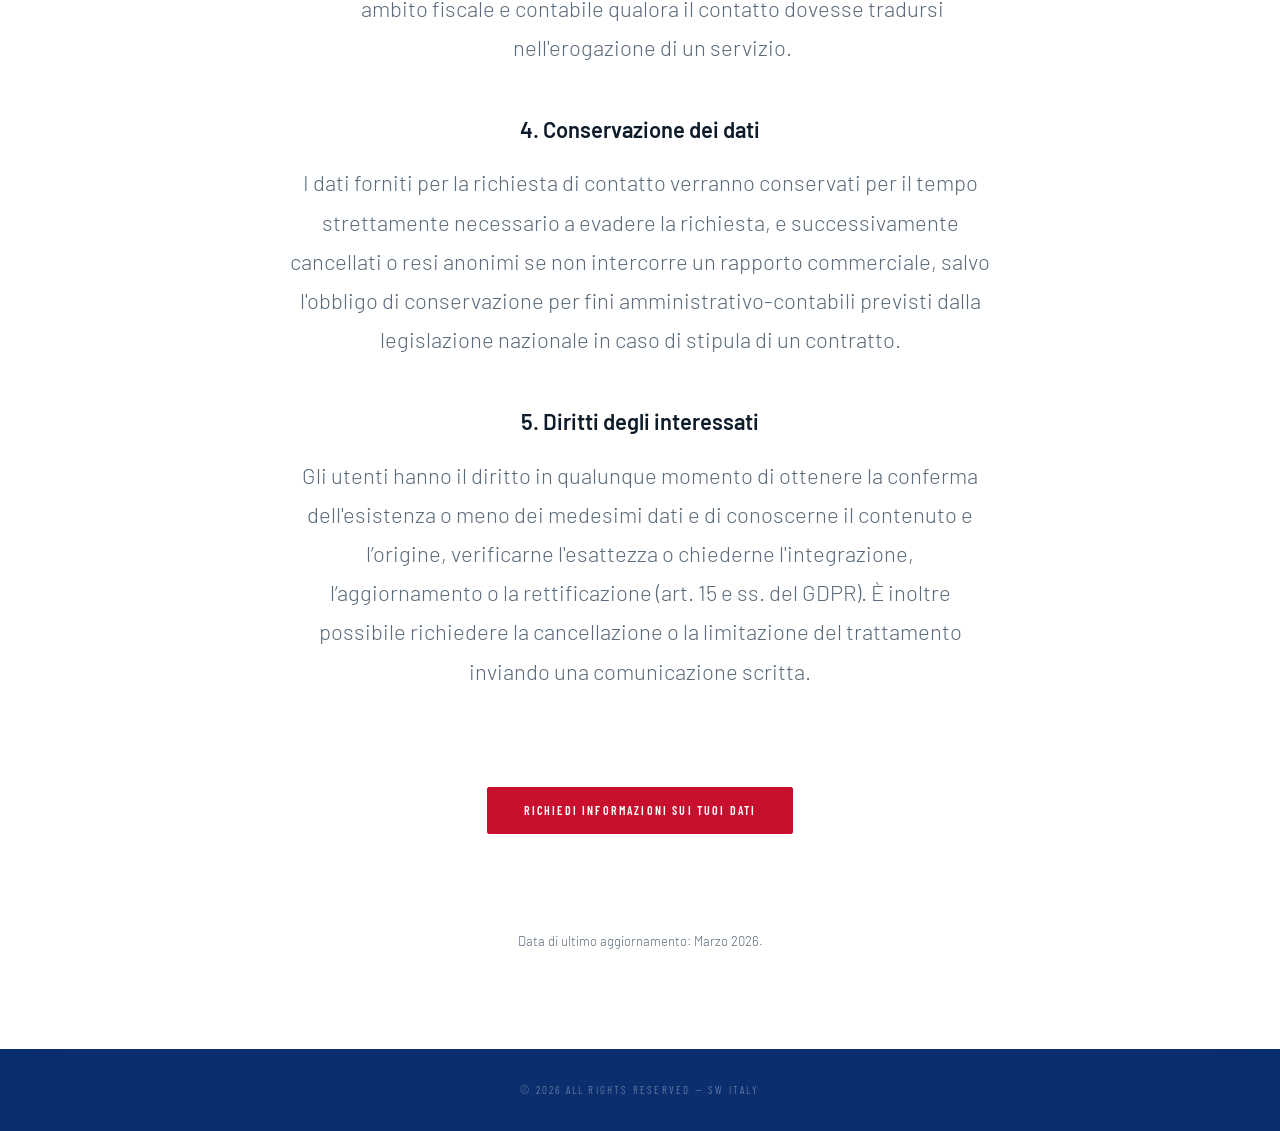
<file: privacy.html>
<!DOCTYPE html>
<html lang="it">
<head>
  <meta charset="UTF-8" />
  <meta name="viewport" content="width=device-width, initial-scale=1.0, viewport-fit=cover" />
  <meta name="description" content="Informativa sulla Privacy di SW Italy. Scopri come trattiamo e proteggiamo i tuoi dati personali in conformità al GDPR." />

  <!-- Canonical -->
  <link rel="canonical" href="https://switaly.it/privacy.html" />

  <title>Privacy Policy — SW Italy</title>

  <!-- Fonts (matched from index.html) -->
  <link rel="preconnect" href="https://fonts.googleapis.com" />
  <link rel="preconnect" href="https://fonts.gstatic.com" crossorigin />
  <link rel="preload" href="https://fonts.googleapis.com/css2?family=Cormorant+Garamond:ital,wght@0,300;0,400;1,300;1,400&family=Barlow:wght@300;400;500&family=Barlow+Condensed:wght@400;600;700&display=swap" as="style" crossorigin />
  <link href="https://fonts.googleapis.com/css2?family=Cormorant+Garamond:ital,wght@0,300;0,400;1,300;1,400&family=Barlow:wght@300;400;500&family=Barlow+Condensed:wght@400;600;700&display=swap" rel="stylesheet" />

  <!-- Stylesheets -->
  <link rel="stylesheet" href="css/base.css" />
  <link rel="stylesheet" href="css/components.css" />
  <link rel="stylesheet" href="css/sections.css" />
  <link rel="stylesheet" href="css/animations.css" />
  <link rel="stylesheet" href="css/course-page.css" /> <!-- Contiene lo stile per i layout "inner page" -->
  
  <!-- Anti-glitch pre-paint class -->
  <script>document.documentElement.classList.add('js-ready');</script>
</head>
<body class="page-course">

  <a href="#main-content" class="skip-link">Salta al contenuto principale</a>

  <!-- ════════════════════════════════════════
       HEADER / NAV (Versione light per pagine inner)
       ════════════════════════════════════════ -->
  <header>
    <nav id="site-nav" class="nav nav--scrolled" role="navigation" aria-label="Navigazione principale">
      <a href="index.html" class="nav__logo" aria-label="Torna alla Home">
        <img src="img/logos/logo-swi.png" alt="SW Italy" />
      </a>
      <ul class="nav__links" role="list">
        <li><a href="index.html#chi-siamo">Chi Siamo</a></li>
        <li><a href="index.html#corsi">Corsi</a></li>
        <li><a href="index.html#servizi">Servizi</a></li>
        <li><a href="index.html#app">App</a></li>
        <li><a href="index.html#contatti">Contatti</a></li>
      </ul>
      <a href="https://formazione.switaly.it/login" class="btn btn--login btn--nav" aria-label="Accedi alla piattaforma">
        <svg width="13" height="13" viewBox="0 0 16 16" fill="none" stroke="currentColor" stroke-width="1.6" aria-hidden="true">
          <circle cx="8" cy="5" r="3"/>
          <path d="M2 14c0-3.3 2.7-6 6-6s6 2.7 6 6"/>
        </svg>
        Accedi
      </a>
      <button id="nav-burger" class="nav__burger" aria-controls="nav-drawer" aria-expanded="false" aria-label="Apri menu">
        <span aria-hidden="true"></span>
        <span aria-hidden="true"></span>
        <span aria-hidden="true"></span>
      </button>
    </nav>
    <nav id="nav-drawer" class="nav__drawer" role="navigation" aria-label="Navigazione mobile">
      <a href="index.html#chi-siamo">Chi Siamo</a>
      <a href="index.html#corsi">Corsi</a>
      <a href="index.html#servizi">Servizi</a>
      <a href="index.html#app">App</a>
      <a href="index.html#contatti">Contatti</a>
      <a href="https://formazione.switaly.it/login" class="btn btn--login btn--drawer-login">Accedi</a>
    </nav>

    <!-- ── SUBNAV — sticky breadcrumb ── -->
    <nav id="site-subnav" class="subnav" aria-label="Breadcrumb e pagine collegate">
      <div class="subnav__inner">
        <div class="subnav__breadcrumb-wrap">
          <ol class="breadcrumb" aria-label="Percorso di navigazione">
            <li><a href="index.html">Home</a></li>
            <li aria-hidden="true"><span class="breadcrumb__sep">›</span></li>
            <li><span class="breadcrumb__current" aria-current="page">Privacy Policy</span></li>
          </ol>
        </div>
      </div>
    </nav>
  </header>

  <!-- ════════════════════════════════════════
       MAIN CONTENT
       ════════════════════════════════════════ -->
  <main id="main-content">
    
    <!-- Header semplice della pagina -->
    <section class="section-layer section-layer--3" style="background: var(--c-surface-2); padding-bottom: var(--sp-24);" aria-labelledby="privacy-heading">
      <div class="container">
        <p class="eyebrow">Note Legali</p>
        <h1 class="section-heading" id="privacy-heading">
          Informativa sulla <em>Privacy</em>
        </h1>
      </div>
    </section>

    <!-- Corpo del testo legale -->
    <section class="section-layer section-layer--2 cta-band" style="background: var(--c-surface); border-radius: 0; padding-bottom: var(--sp-24);">
      <div class="container" style="max-width: 800px; margin: 0 auto;">
        
        <p class="section-body section-body--spaced">
          La presente Informativa sulla Privacy descrive le modalità di gestione del sito web di <strong>SW Italy Srl</strong> in riferimento al trattamento dei dati personali degli utenti che lo consultano, ai sensi dell’articolo 13 del Regolamento (UE) 2016/679 (GDPR).
        </p>

        <h3 class="course-module__title" style="margin-top: var(--sp-12);">1. Titolare del Trattamento</h3>
        <p class="section-body section-body--spaced">
          Il Titolare del trattamento dei dati personali è SW Italy Srl, con sede legale in Viale dei Tigli, 2/A — 20044 Arese (MI), Italia.
        </p>

        <h3 class="course-module__title" style="margin-top: var(--sp-12);">2. Tipologia di dati trattati</h3>
        <p class="section-body section-body--spaced">
          Trattiamo le seguenti categorie di dati:
        </p>
        <ul style="padding-left: var(--sp-6); margin-top: var(--sp-4);" class="section-body">
          <li style="margin-bottom: var(--sp-2);"><strong>Dati forniti volontariamente:</strong> Nome, email, azienda, e qualsiasi altra informazione inserita spontaneamente nel modulo di contatto ai fini di elaborare richieste di preventivo o informazioni sui nostri corsi.</li>
          <li><strong>Dati di navigazione:</strong> I sistemi informatici preposti al funzionamento del sito acquisiscono alcuni dati la cui trasmissione è implicita nell'uso dei protocolli di comunicazione di Internet (indirizzi IP, log, tipologia di browser).</li>
        </ul>

        <h3 class="course-module__title" style="margin-top: var(--sp-12);">3. Finalità del trattamento e base giuridica</h3>
        <p class="section-body section-body--spaced">
          I dati personali sono trattati esclusivamente per:
        </p>
        <ul style="padding-left: var(--sp-6); margin-top: var(--sp-4);" class="section-body">
          <li style="margin-bottom: var(--sp-2);">Rispondere in modo mirato alle richieste di contatto inviate tramite l'apposito modulo presente sul sito (Base giuridica: esecuzione di misure precontrattuali / articolo 6, par. 1, lett. b del GDPR).</li>
          <li>Assolvere ad eventuali obblighi di legge previsti da normative vigenti in ambito fiscale e contabile qualora il contatto dovesse tradursi nell'erogazione di un servizio.</li>
        </ul>

        <h3 class="course-module__title" style="margin-top: var(--sp-12);">4. Conservazione dei dati</h3>
        <p class="section-body section-body--spaced">
          I dati forniti per la richiesta di contatto verranno conservati per il tempo strettamente necessario a evadere la richiesta, e successivamente cancellati o resi anonimi se non intercorre un rapporto commerciale, salvo l'obbligo di conservazione per fini amministrativo-contabili previsti dalla legislazione nazionale in caso di stipula di un contratto.
        </p>

        <h3 class="course-module__title" style="margin-top: var(--sp-12);">5. Diritti degli interessati</h3>
        <p class="section-body section-body--spaced">
          Gli utenti hanno il diritto in qualunque momento di ottenere la conferma dell'esistenza o meno dei medesimi dati e di conoscerne il contenuto e l’origine, verificarne l'esattezza o chiederne l'integrazione, l’aggiornamento o la rettificazione (art. 15 e ss. del GDPR). È inoltre possibile richiedere la cancellazione o la limitazione del trattamento inviando una comunicazione scritta.
        </p>

        <!-- CTA Finale centrata -->
        <div style="display: flex; justify-content: center; margin-top: var(--sp-24);">
          <a href="index.html#contatti" class="btn btn--secondary">Richiedi informazioni sui tuoi dati</a>
        </div>

        <p class="section-body section-body--spaced" style="margin-top: var(--sp-24); font-size: 13px; color: var(--c-off);">
          Data di ultimo aggiornamento: Marzo 2026.
        </p>

      </div>
    </section>

  </main>

  <!-- ════════════════════════════════════════
       FOOTER
       ════════════════════════════════════════ -->
  <footer class="footer">
    <p class="footer__text">© 2026 All Rights Reserved — SW Italy</p>
  </footer>

  <!-- Scripts -->
  <script type="module" src="js/inner-page.js"></script>

  <noscript>
    <style>
      .nav__logo, .btn--nav { opacity: 1 !important; transform: none !important; animation: none !important; transition: none !important; }
    </style>
  </noscript>
</body>
</html>
</file>
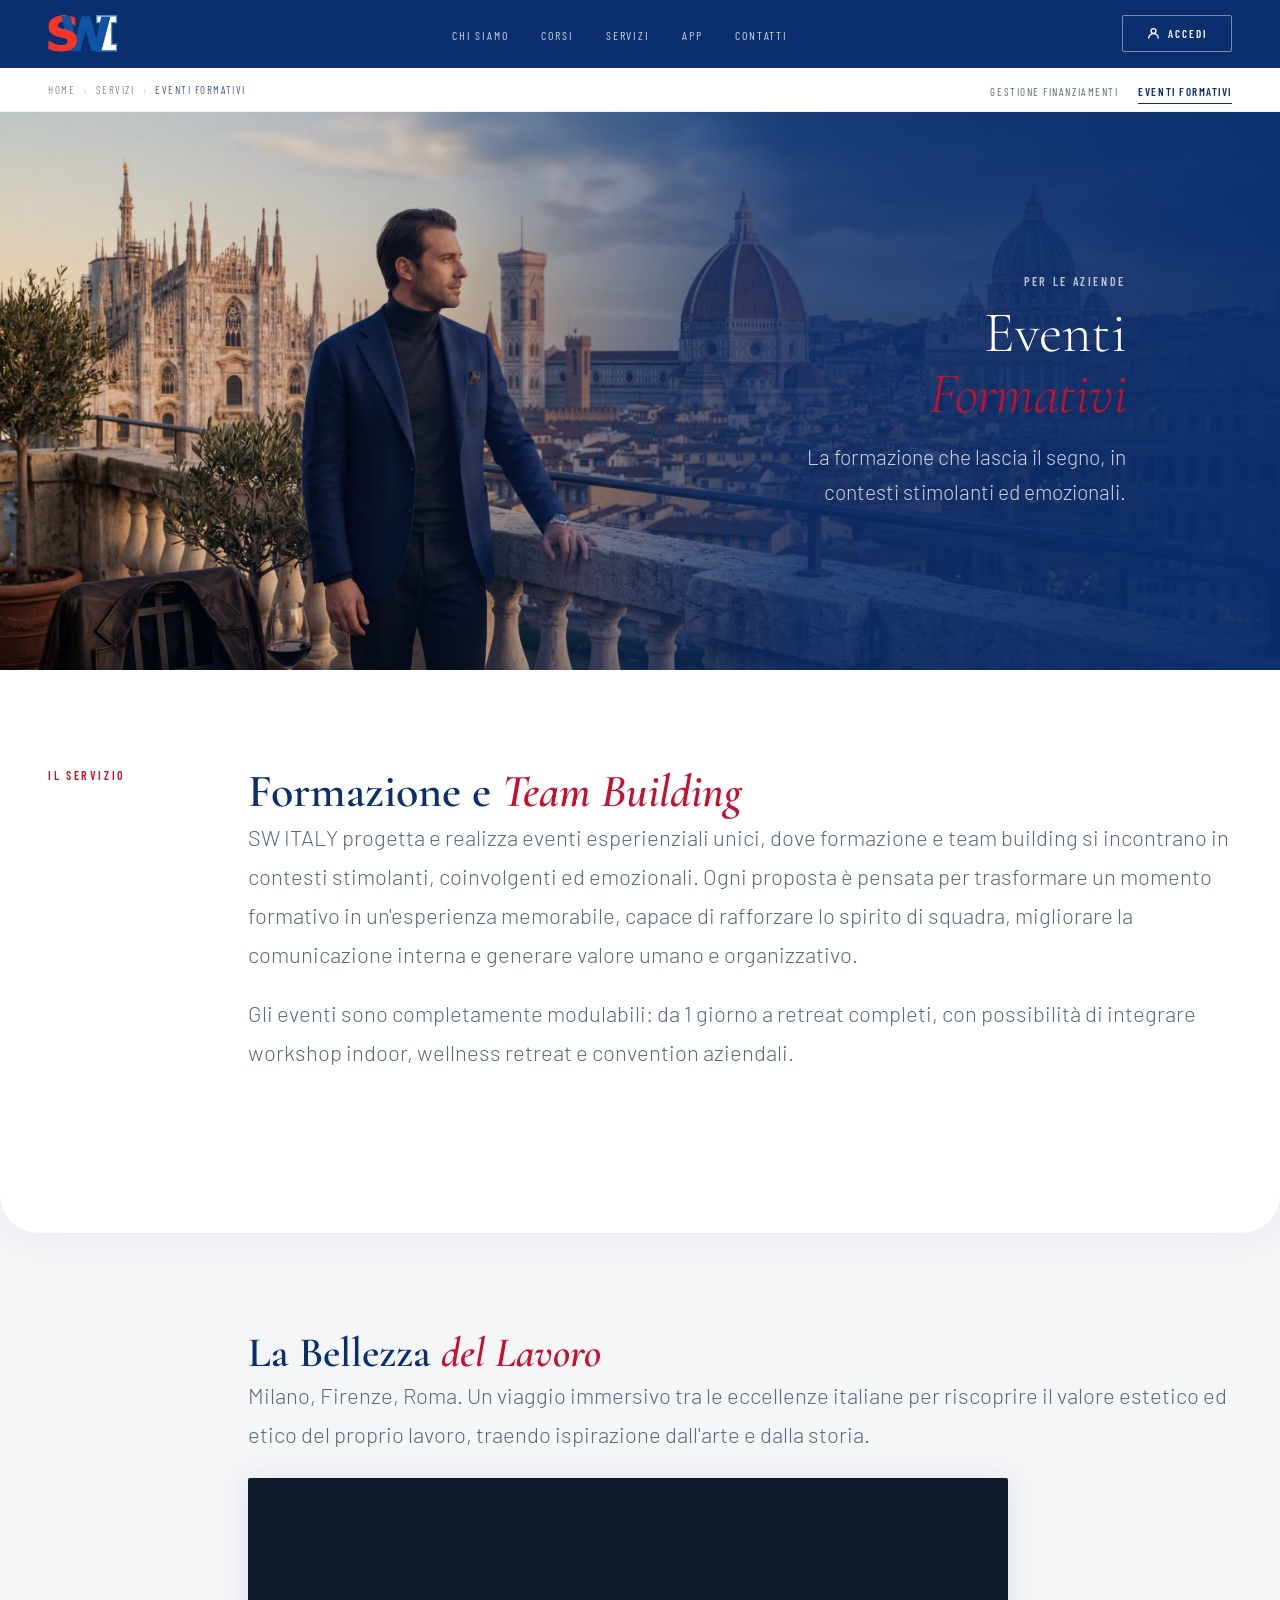
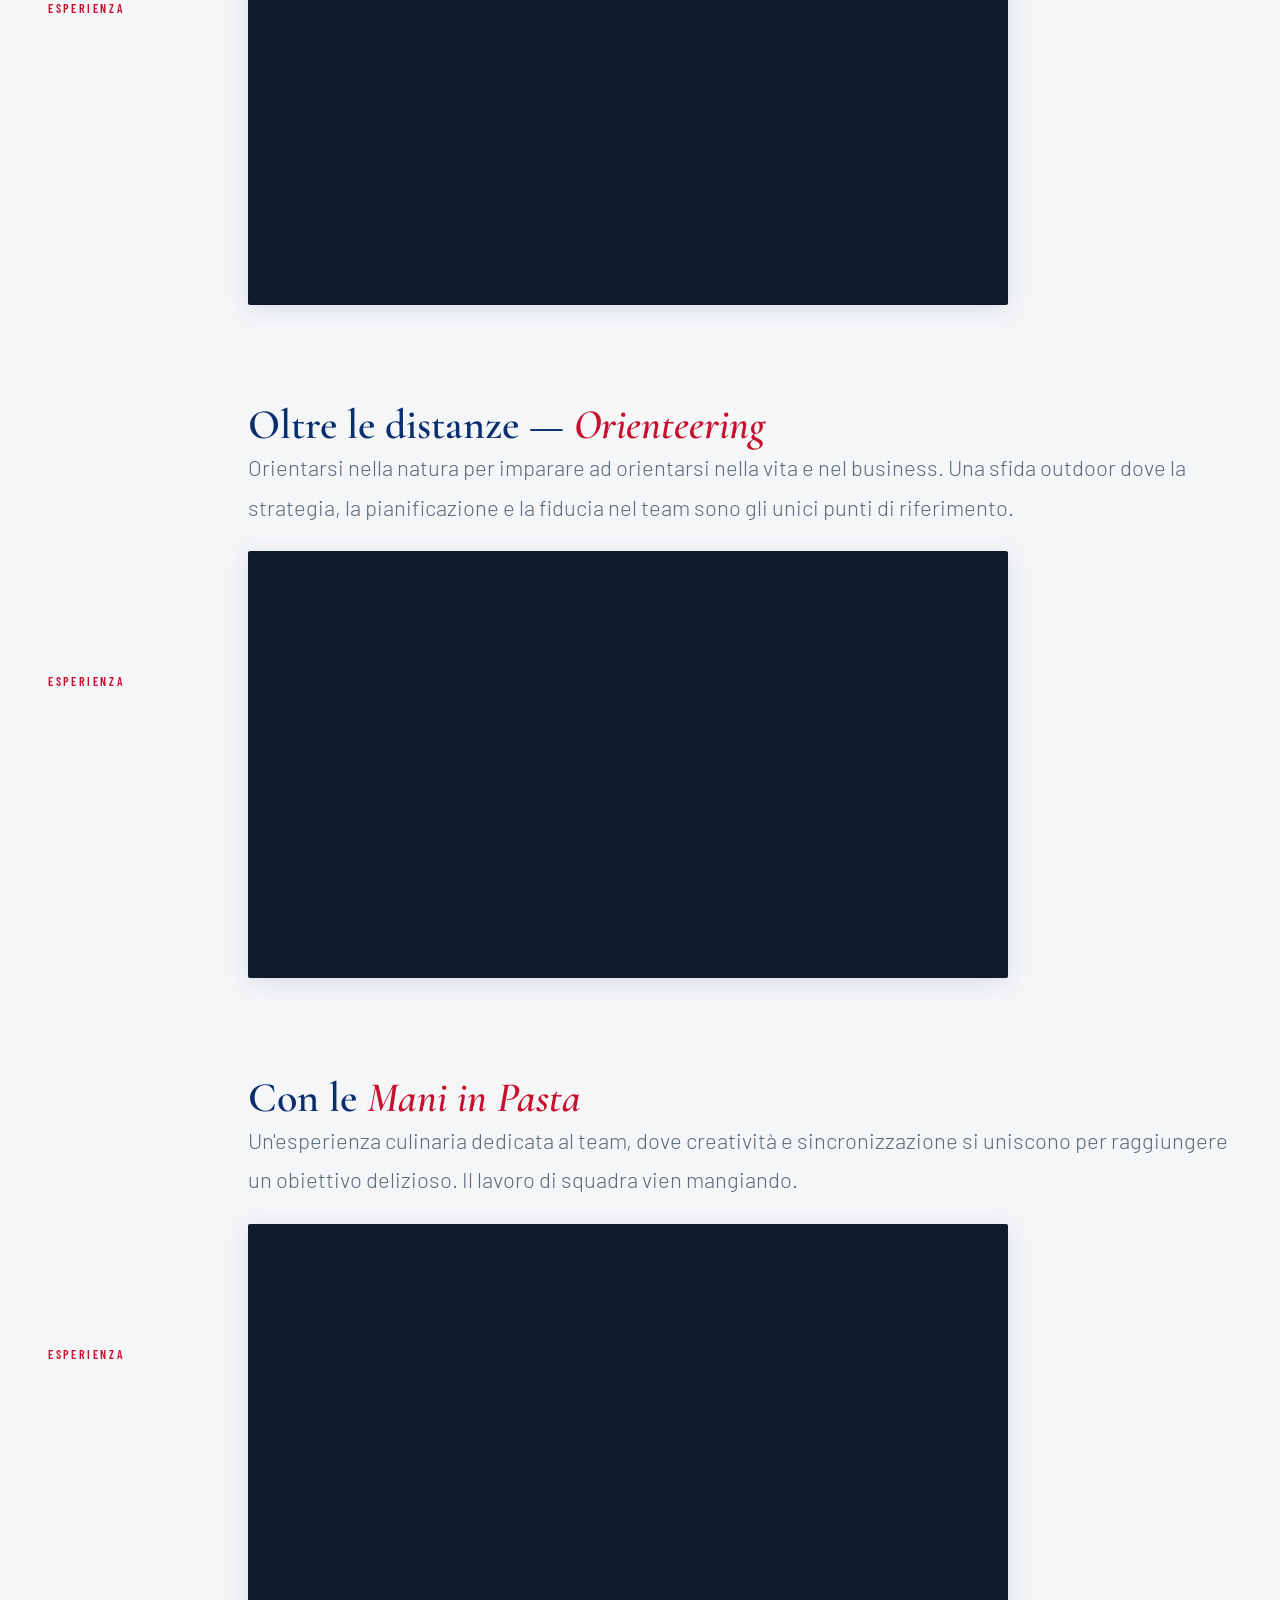
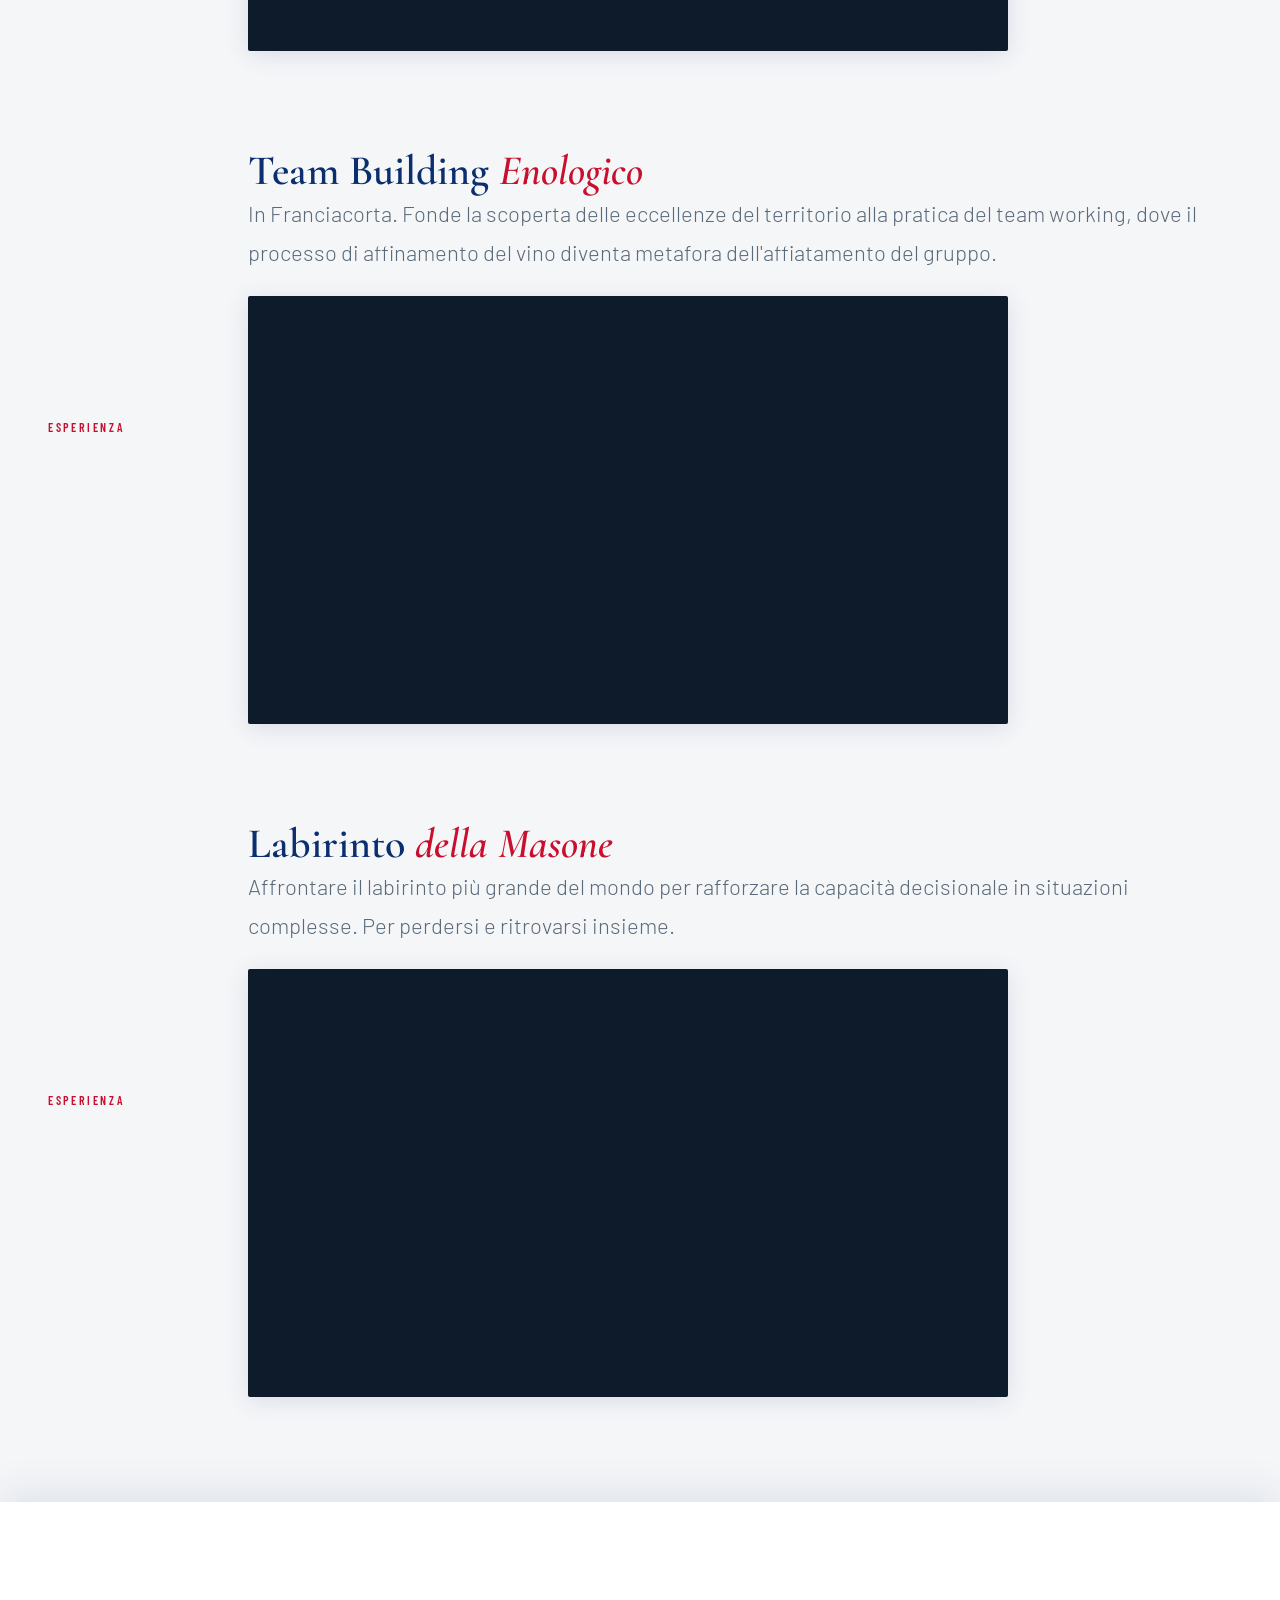
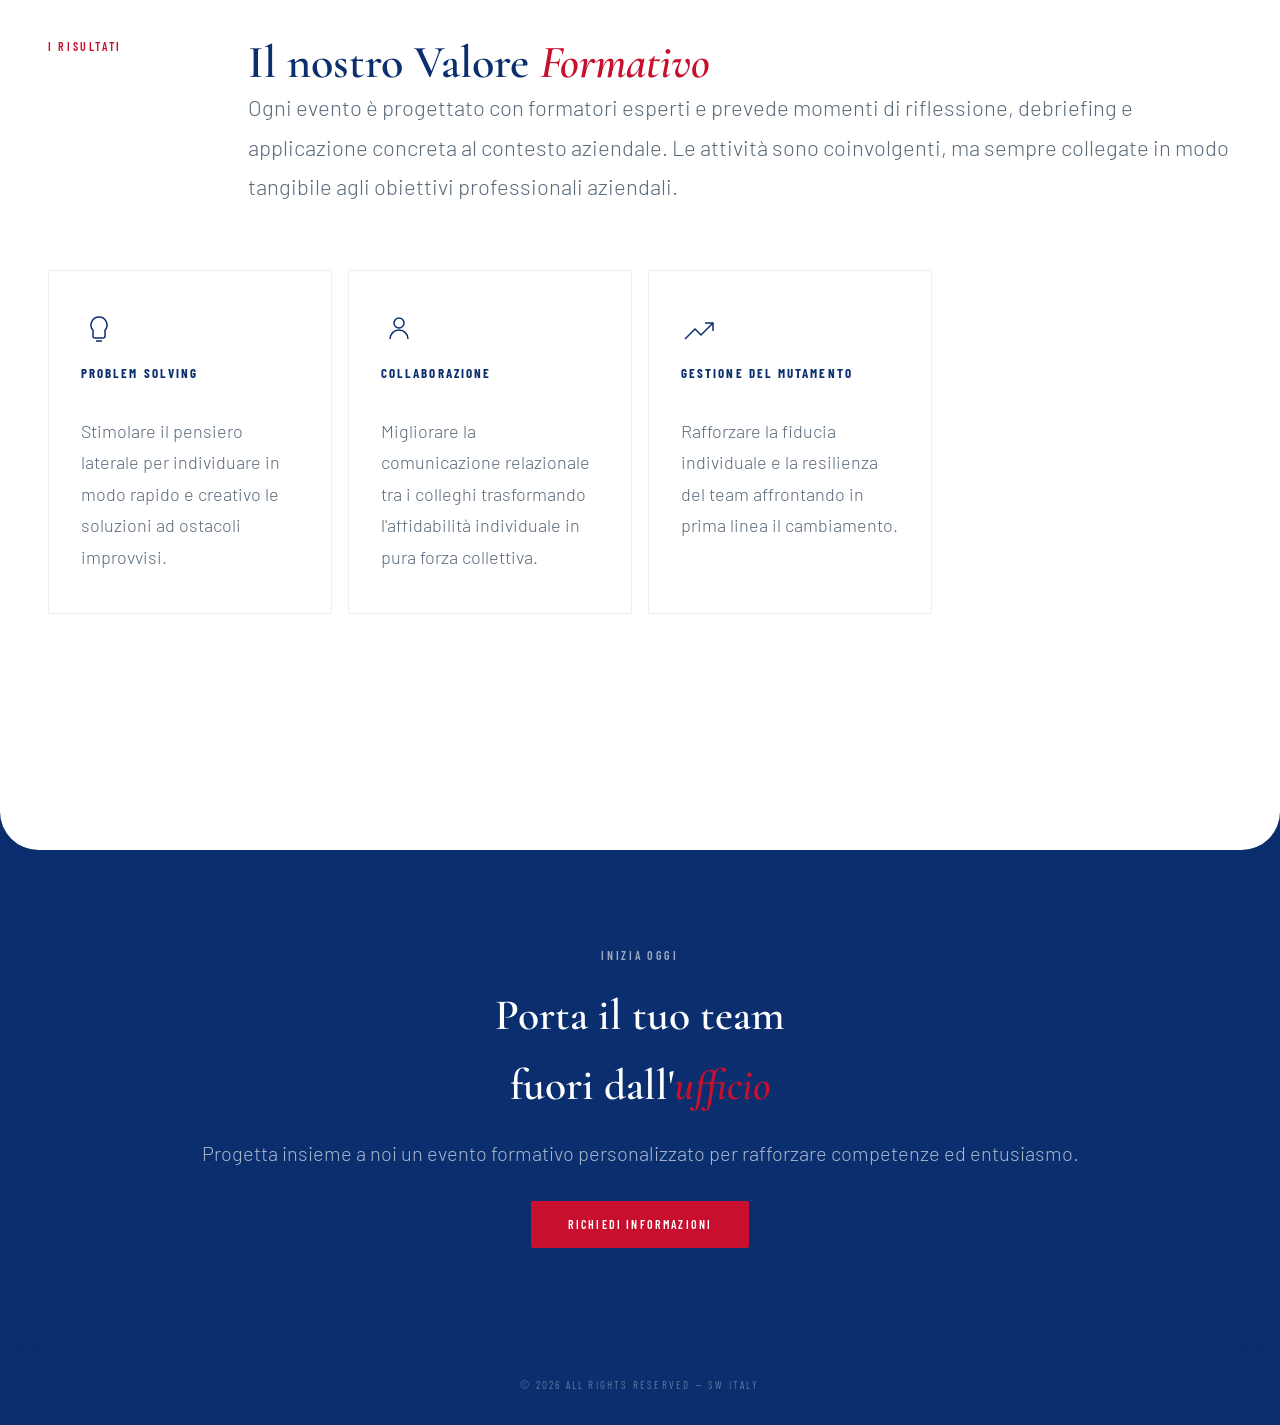
<file: servizio-eventi.html>
<!DOCTYPE html>

<html lang="it">

<head>

  <meta charset="UTF-8" />

  <meta name="viewport" content="width=device-width, initial-scale=1.0, viewport-fit=cover" />

  <meta name="description" content="Organizzazione Eventi Formativi — Fondono apprendimento e team building in contesti emozionali." />



  <!-- Open Graph -->

  <meta property="og:type"        content="website" />

  <meta property="og:title"       content="Organizzazione Eventi Formativi — SW Italy" />

  <meta property="og:description" content="La formazione che lascia il segno, unendo apprendimento ed emozione." />

  <meta property="og:image"       content="img/compressed/jpg/bg-eventi.jpg" />



  <!-- Canonical -->

  <link rel="canonical" href="https://switaly.it/servizio-eventi.html" />



  <title>Organizzazione Eventi Formativi — SW Italy</title>



  <!-- Fonts -->

  <link rel="preconnect" href="https://fonts.googleapis.com" />

  <link rel="preconnect" href="https://fonts.gstatic.com" crossorigin />

  <link rel="preload" href="https://fonts.googleapis.com/css2?family=Cormorant+Garamond:ital,wght@0,300;0,400;1,300;1,400&family=Barlow:wght@300;400;500&family=Barlow+Condensed:wght@400;600;700&display=swap" as="style" crossorigin />

  <link

    href="https://fonts.googleapis.com/css2?family=Cormorant+Garamond:ital,wght@0,300;0,400;1,300;1,400&family=Barlow:wght@300;400;500&family=Barlow+Condensed:wght@400;600;700&display=swap"

    rel="stylesheet"

  />



  <link rel="stylesheet" href="css/base.css" />

  <link rel="stylesheet" href="css/components.css" />

  <link rel="stylesheet" href="css/sections.css" />

  <link rel="stylesheet" href="css/animations.css" />

  <link rel="stylesheet" href="css/course-page.css" />

</head>

<body class="page-course">



  <!-- Skip-to-content — first focusable element, visible on keyboard focus -->

  <a href="#main-content" class="skip-link">Salta al contenuto principale</a>



  <header>

    <nav id="site-nav" class="nav" role="navigation" aria-label="Navigazione principale">

      <a href="index.html" class="nav__logo" aria-label="SW Italy — home"><img src="img/logos/logo-swi.png" alt="SW Italy" /></a>

      <ul class="nav__links" role="list">

        <li><a href="index.html#chi-siamo">Chi Siamo</a></li>

        <li><a href="index.html#corsi">Corsi</a></li>

        <li><a href="index.html#servizi">Servizi</a></li>

        <li><a href="index.html#app">App</a></li>

        <li><a href="index.html#contatti">Contatti</a></li>

      </ul>

      <a href="https://formazione.switaly.it/login" class="btn btn--login btn--nav" aria-label="Accedi alla piattaforma">

        <svg width="13" height="13" viewBox="0 0 16 16" fill="none" stroke="currentColor" stroke-width="1.6" aria-hidden="true">

          <circle cx="8" cy="5" r="3"/>

          <path d="M2 14c0-3.3 2.7-6 6-6s6 2.7 6 6"/>

        </svg>

        Accedi

      </a>

      <button id="nav-burger" class="nav__burger" aria-controls="nav-drawer" aria-expanded="false" aria-label="Apri menu">

        <span aria-hidden="true"></span><span aria-hidden="true"></span><span aria-hidden="true"></span>

      </button>

    </nav>

    <nav id="nav-drawer" class="nav__drawer" role="navigation" aria-label="Navigazione mobile">

      <a href="index.html#chi-siamo">Chi Siamo</a><a href="index.html#corsi">Corsi</a><a href="index.html#servizi">Servizi</a><a href="index.html#app">App</a><a href="index.html#contatti">Contatti</a>

      <a href="https://formazione.switaly.it/login" class="btn btn--login btn--drawer-login">

        <svg width="13" height="13" viewBox="0 0 16 16" fill="none" stroke="currentColor" stroke-width="1.6" aria-hidden="true">

          <circle cx="8" cy="5" r="3"/>

          <path d="M2 14c0-3.3 2.7-6 6-6s6 2.7 6 6"/>

        </svg>

        Accedi

      </a>

    </nav>

    <nav id="site-subnav" class="subnav" aria-label="Breadcrumb e servizi collegati">

      <div class="subnav__inner">

        <div class="subnav__breadcrumb-wrap">

          <ol class="breadcrumb" aria-label="Percorso di navigazione">

            <li><a href="index.html">Home</a></li>

            <li aria-hidden="true"><span class="breadcrumb__sep">›</span></li>

            <li><a href="index.html#servizi">Servizi</a></li>

            <li aria-hidden="true"><span class="breadcrumb__sep">›</span></li>

            <li><span class="breadcrumb__current" aria-current="page">Eventi Formativi</span></li>

          </ol>

        </div>

        <ul class="subnav__siblings" role="list" aria-label="I nostri servizi aziendali">

          <li><a href="servizio-finanziamenti.html">Gestione Finanziamenti</a></li>

          <li><a href="servizio-eventi.html" aria-current="page">Eventi Formativi</a></li>

        </ul>

      </div>

    </nav>

  </header>



  <main id="main-content">

    <section class="hero hero--course" aria-labelledby="course-heading">

      <picture>

        <source srcset="img/compressed/avif/bg-eventi.avif" type="image/avif">

        <source srcset="img/compressed/webp/bg-eventi.webp" type="image/webp">

        <img class="hero__bg" src="img/compressed/jpg/bg-eventi.jpg" alt="" aria-hidden="true" style="object-position: 80% center;" />

      </picture>

      <div class="hero__overlay" aria-hidden="true"></div>



      <div class="hero__content">

        <div aria-hidden="true"></div>

        <div class="hero__right-col">

          <div class="hero__text-col">

            <p class="eyebrow hero__eyebrow" data-reveal>Per le aziende</p>

            <h1 class="hero__title" id="course-heading">

              <span data-reveal="clip"><span class="reveal-inner">Eventi</span></span>

              <span data-reveal="clip"><span class="reveal-inner"><em>Formativi</em></span></span>

            </h1>

            <p class="hero__subtitle" data-reveal>

              La formazione che lascia il segno, in contesti stimolanti ed emozionali.

            </p>

          </div>

        </div>

      </div>

    </section>



    <div class="course-intro" aria-hidden="true">

      <p class="eyebrow hero__eyebrow">Per le aziende</p>

      <h2 class="hero__title">Eventi <em>Formativi</em></h2>

      <p class="hero__subtitle">La formazione che lascia il segno.</p>

    </div>



    <!-- SEZIONE 1: Intro -->

    <section class="section-layer section-layer--3" style="background: var(--c-surface); padding-bottom: var(--sp-16);" aria-labelledby="intro-eventi">

      <div class="container">

        <div class="layout-split" style="align-items: start; margin-bottom: var(--sp-24);">

          <div class="eyebrow" data-reveal="left">Il Servizio</div>

          <div>

            <h2 class="section-heading" id="intro-eventi" data-reveal>

              Formazione e <em>Team Building</em>

            </h2>

            <p class="section-body" data-reveal>

              SW ITALY progetta e realizza eventi esperienziali unici, dove formazione e team building si incontrano in contesti stimolanti, coinvolgenti ed emozionali. Ogni proposta è pensata per trasformare un momento formativo in un'esperienza memorabile, capace di rafforzare lo spirito di squadra, migliorare la comunicazione interna e generare valore umano e organizzativo.

            </p>

            <p class="section-body section-body--spaced" data-reveal>

              Gli eventi sono completamente modulabili: da 1 giorno a retreat completi, con possibilità di integrare workshop indoor, wellness retreat e convention aziendali.

            </p>

          </div>

        </div>

      </div>

    </section>



    <!-- SEZIONE 2: Esperienze (Srotolate dal carosello) -->

    <section class="section-layer section-layer--2" style="background: var(--c-bg); padding-bottom: var(--sp-24);" aria-labelledby="esperienze-heading">

      <div class="container">

        

        <!-- Esperienza 1 -->

        <div class="layout-split" style="align-items: center; margin-bottom: var(--sp-24);">

          <div class="eyebrow" data-reveal="left">Esperienza</div>

          <div data-reveal style="display: flex; flex-direction: column; gap: var(--sp-6);">

            <div>

              <h3 class="section-heading" style="font-size: clamp(28px, 3.5vw, 42px);">La Bellezza <em>del Lavoro</em></h3>

              <p class="section-body">

                Milano, Firenze, Roma. Un viaggio immersivo tra le eccellenze italiane per riscoprire il valore estetico ed etico del proprio lavoro, traendo ispirazione dall'arte e dalla storia.

              </p>

            </div>

            <div class="video-embed">

               <iframe src="https://player.vimeo.com/video/1175574057?h=e5ae6061fa&amp;title=0&amp;byline=0&amp;portrait=0&amp;badge=0&amp;autopause=0&amp;player_id=0&amp;app_id=58479" allow="autoplay; fullscreen; picture-in-picture; clipboard-write; encrypted-media; web-share" referrerpolicy="strict-origin-when-cross-origin" title="evento bellezza"></iframe>

            </div>

          </div>

        </div>



        <!-- Esperienza 2 -->

        <div class="layout-split" style="align-items: center; margin-bottom: var(--sp-24);">

          <div class="eyebrow" data-reveal="left">Esperienza</div>

          <div data-reveal style="display: flex; flex-direction: column; gap: var(--sp-6);">

            <div>

              <h3 class="section-heading" style="font-size: clamp(28px, 3.5vw, 42px);">Oltre le distanze — <em>Orienteering</em></h3>

              <p class="section-body">

                Orientarsi nella natura per imparare ad orientarsi nella vita e nel business. Una sfida outdoor dove la strategia, la pianificazione e la fiducia nel team sono gli unici punti di riferimento.

              </p>

            </div>

            <div class="video-embed">

               <iframe src="https://player.vimeo.com/video/1175575157?h=31ca4704ff&amp;title=0&amp;byline=0&amp;portrait=0&amp;badge=0&amp;autopause=0&amp;player_id=0&amp;app_id=58479" allow="autoplay; fullscreen; picture-in-picture; clipboard-write; encrypted-media; web-share" referrerpolicy="strict-origin-when-cross-origin" title="Evento_Bosco"></iframe>

            </div>

          </div>

        </div>



        <!-- Esperienza 3 -->

        <div class="layout-split" style="align-items: center; margin-bottom: var(--sp-24);">

          <div class="eyebrow" data-reveal="left">Esperienza</div>

          <div data-reveal style="display: flex; flex-direction: column; gap: var(--sp-6);">

            <div>

              <h3 class="section-heading" style="font-size: clamp(28px, 3.5vw, 42px);">Con le <em>Mani in Pasta</em></h3>

              <p class="section-body">

                Un'esperienza culinaria dedicata al team, dove creatività e sincronizzazione si uniscono per raggiungere un obiettivo delizioso. Il lavoro di squadra vien mangiando.

              </p>

            </div>

            <div class="video-embed">

               <iframe src="https://player.vimeo.com/video/1175575936?h=69cecb4c8b&amp;title=0&amp;byline=0&amp;portrait=0&amp;badge=0&amp;autopause=0&amp;player_id=0&amp;app_id=58479" allow="autoplay; fullscreen; picture-in-picture; clipboard-write; encrypted-media; web-share" referrerpolicy="strict-origin-when-cross-origin" title="con le mani in pasta"></iframe>

            </div>

          </div>

        </div>



        <!-- Esperienza 4 -->

        <div class="layout-split" style="align-items: center; margin-bottom: var(--sp-24);">

          <div class="eyebrow" data-reveal="left">Esperienza</div>

          <div data-reveal style="display: flex; flex-direction: column; gap: var(--sp-6);">

            <div>

              <h3 class="section-heading" style="font-size: clamp(28px, 3.5vw, 42px);">Team Building <em>Enologico</em></h3>

              <p class="section-body">

                In Franciacorta. Fonde la scoperta delle eccellenze del territorio alla pratica del team working, dove il processo di affinamento del vino diventa metafora dell'affiatamento del gruppo.

              </p>

            </div>

            <div class="video-embed">

               <iframe src="https://player.vimeo.com/video/1175574663?h=a4decef3e1&amp;title=0&amp;byline=0&amp;portrait=0&amp;badge=0&amp;autopause=0&amp;player_id=0&amp;app_id=58479" allow="autoplay; fullscreen; picture-in-picture; clipboard-write; encrypted-media; web-share" referrerpolicy="strict-origin-when-cross-origin" title="enologico"></iframe>

            </div>

          </div>

        </div>



        <!-- Esperienza 5 -->

        <div class="layout-split" style="align-items: center; margin-bottom: var(--sp-12);">

          <div class="eyebrow" data-reveal="left">Esperienza</div>

          <div data-reveal style="display: flex; flex-direction: column; gap: var(--sp-6);">

            <div>

              <h3 class="section-heading" style="font-size: clamp(28px, 3.5vw, 42px);">Labirinto <em>della Masone</em></h3>

              <p class="section-body">

                Affrontare il labirinto più grande del mondo per rafforzare la capacità decisionale in situazioni complesse. Per perdersi e ritrovarsi insieme.

              </p>

            </div>

            <div class="video-embed">

               <iframe src="https://player.vimeo.com/video/1175576841?h=7660307b3e&amp;title=0&amp;byline=0&amp;portrait=0&amp;badge=0&amp;autopause=0&amp;player_id=0&amp;app_id=58479" allow="autoplay; fullscreen; picture-in-picture; clipboard-write; encrypted-media; web-share" referrerpolicy="strict-origin-when-cross-origin" title="homepage_video_v2"></iframe>

            </div>

          </div>

        </div>





      </div>

    </section>



    <!-- SEZIONE 3: Obiettivi & Welfare -->

    <section class="section-layer section-layer--3" style="background: var(--c-surface); padding-bottom: calc(var(--sp-24) + var(--app-overhang-mobile));" aria-labelledby="valore-heading">

      <div class="container">

        

        <div class="layout-split" style="align-items: start; margin-bottom: var(--sp-16);">

          <div class="eyebrow" data-reveal="left">I Risultati</div>

          <div>

            <h2 class="section-heading" id="valore-heading" data-reveal>

              Il nostro Valore <em>Formativo</em>

            </h2>

            <p class="section-body" data-reveal>

              Ogni evento è progettato con formatori esperti e prevede momenti di riflessione, debriefing e applicazione concreta al contesto aziendale. Le attività sono coinvolgenti, ma sempre collegate in modo tangibile agli obiettivi professionali aziendali.

            </p>

          </div>

        </div>



        <ul class="services-grid" role="list">

          <li class="service-block" data-reveal>

            <!-- Idea icon -->

            <svg class="service-block__icon" viewBox="0 0 36 36" fill="none" stroke="currentColor" stroke-width="1.5" aria-hidden="true">

               <path d="M18 6a8 8 0 00-6 13.3V25a2 2 0 002 2h8a2 2 0 002-2v-5.7A8 8 0 0018 6zM15 30h6"/>

            </svg>

            <div class="service-block__title" style="margin-bottom: var(--sp-4);">Problem Solving</div>

            <p class="service-block__body">Stimolare il pensiero laterale per individuare in modo rapido e creativo le soluzioni ad ostacoli improvvisi.</p>

          </li>

          

          <li class="service-block" data-reveal>

            <!-- Users icon -->

            <svg class="service-block__icon" viewBox="0 0 36 36" fill="none" stroke="currentColor" stroke-width="1.5" aria-hidden="true">

               <circle cx="18" cy="12" r="5"/><path d="M9 28a9 9 0 0118 0"/>

            </svg>

            <div class="service-block__title" style="margin-bottom: var(--sp-4);">Collaborazione</div>

            <p class="service-block__body">Migliorare la comunicazione relazionale tra i colleghi trasformando l'affidabilità individuale in pura forza collettiva.</p>

          </li>



          <li class="service-block" data-reveal>

            <!-- Trending up icon -->

            <svg class="service-block__icon" viewBox="0 0 36 36" fill="none" stroke="currentColor" stroke-width="1.5" aria-hidden="true">

               <path d="M4 28l10-10 6 6 12-12M24 12h8v8"/>

            </svg>

            <div class="service-block__title" style="margin-bottom: var(--sp-4);">Gestione del Mutamento</div>

            <p class="service-block__body">Rafforzare la fiducia individuale e la resilienza del team affrontando in prima linea il cambiamento.</p>

          </li>

        </ul>

        

      </div>

    </section>



    <!-- SECTION 3: CTA Band -->

    <div

      class="cta-band"

      style="background: var(--c-primary);"

    >

      <div class="container" style="text-align: center;">

        <p class="eyebrow eyebrow--light" data-reveal>Inizia oggi</p>

        <h2 class="cta-band__heading" data-reveal>

          Porta il tuo team<br>fuori dall'<em style="font-style:italic; color:var(--c-secondary);">ufficio</em>

        </h2>

        <p class="cta-band__sub" data-reveal>

          Progetta insieme a noi un evento formativo personalizzato per rafforzare competenze ed entusiasmo.

        </p>

        <div data-reveal>

          <a

            href="index.html#contatti"

            class="btn btn--secondary js-course-cta"

            data-course="Eventi Formativi"

            aria-label="Richiedi informazioni su Eventi Formativi"

          >

            Richiedi Informazioni

          </a>

        </div>

      </div>

    </div>



  </main>



  <footer class="footer">

    <p class="footer__text">© 2026 All Rights Reserved — SW Italy</p>

  </footer>



  <script type="module" src="js/inner-page.js"></script>
  <script type="module">
    import { initVideoResize } from './js/video-resize.js';
    initVideoResize();
  </script>



  <!-- Noscript fallback: expose all content if JS is disabled -->

  <noscript>

    <style>

      [data-reveal],

      .nav__logo,

      .btn--nav {

        opacity: 1 !important;

        transform: none !important;

        width: auto !important;

        animation: none !important;

        transition: none !important;

      }

      [data-reveal="clip"] > .reveal-inner {

        transform: none !important;

        opacity: 1 !important;

      }

    </style>

  </noscript>



  <!-- Vimeo Player API -->

  <script src="https://player.vimeo.com/api/player.js"></script>

</body>

</html>
</file>
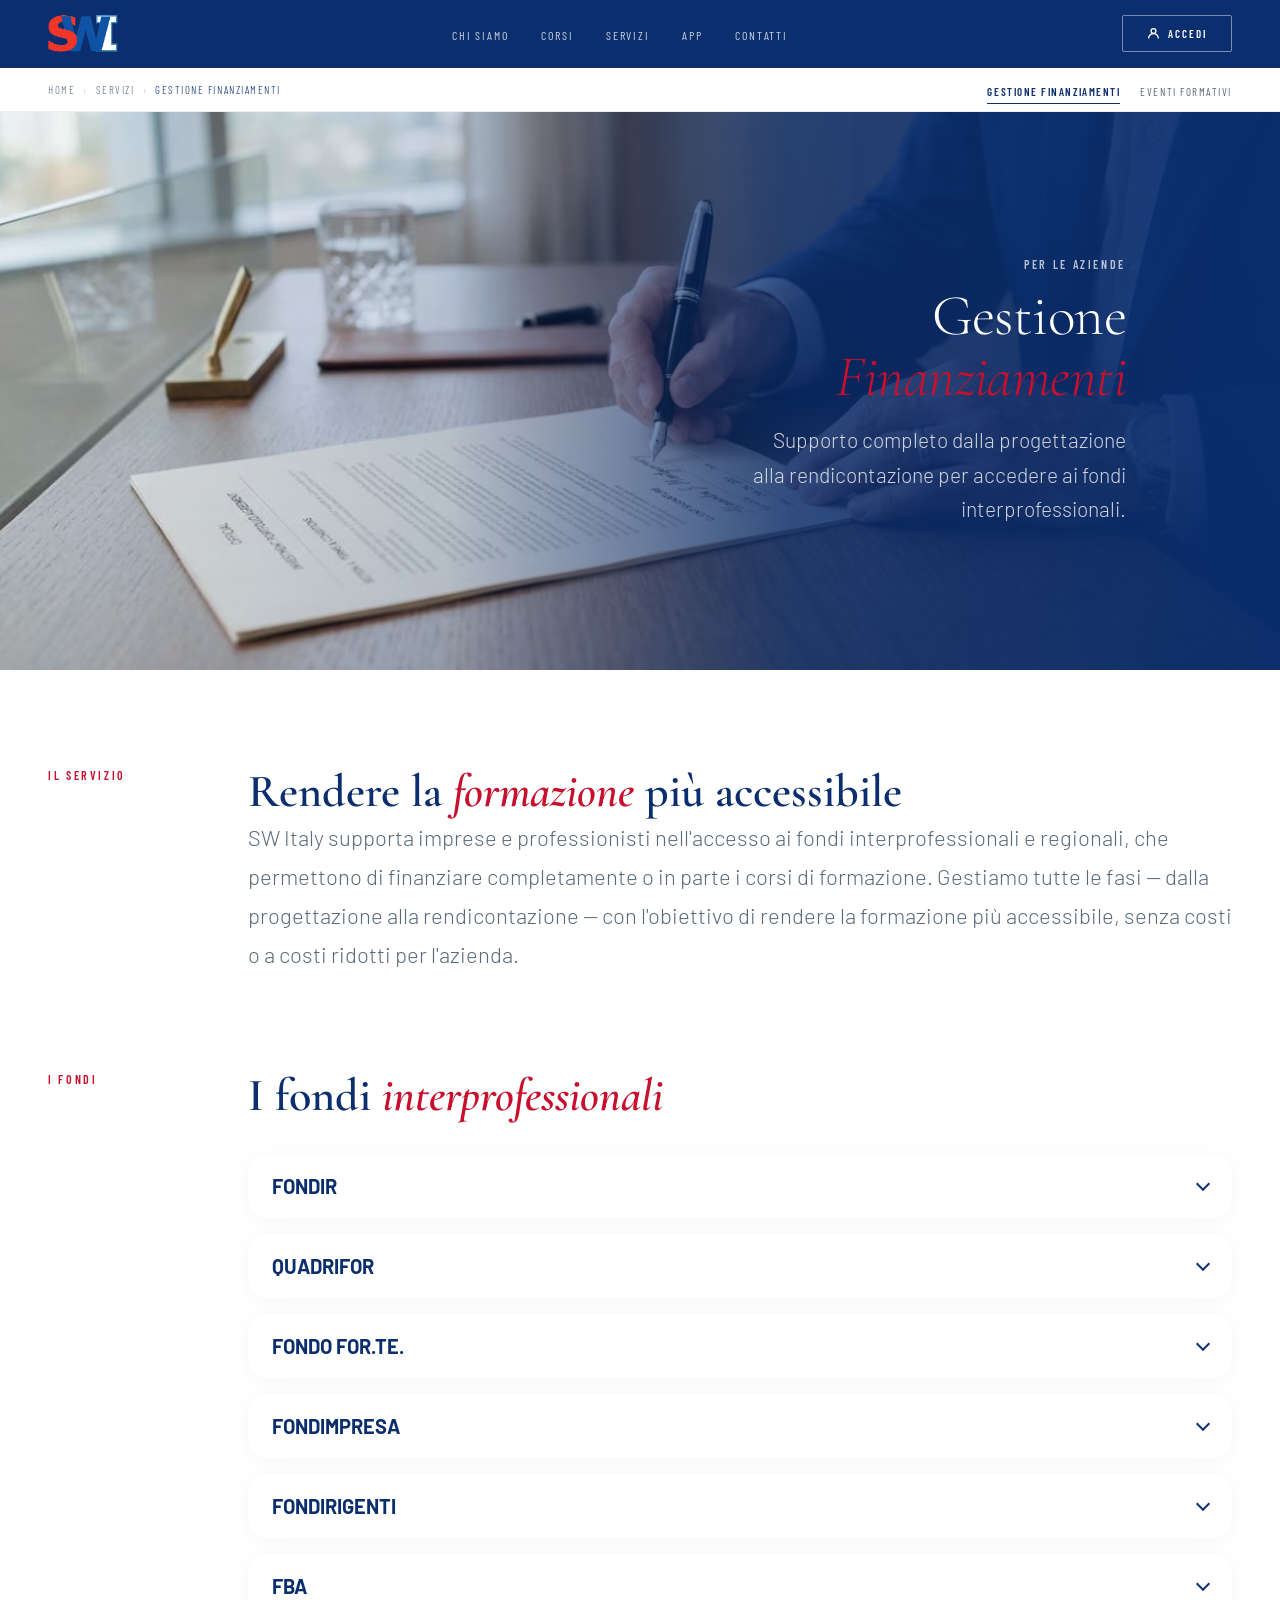
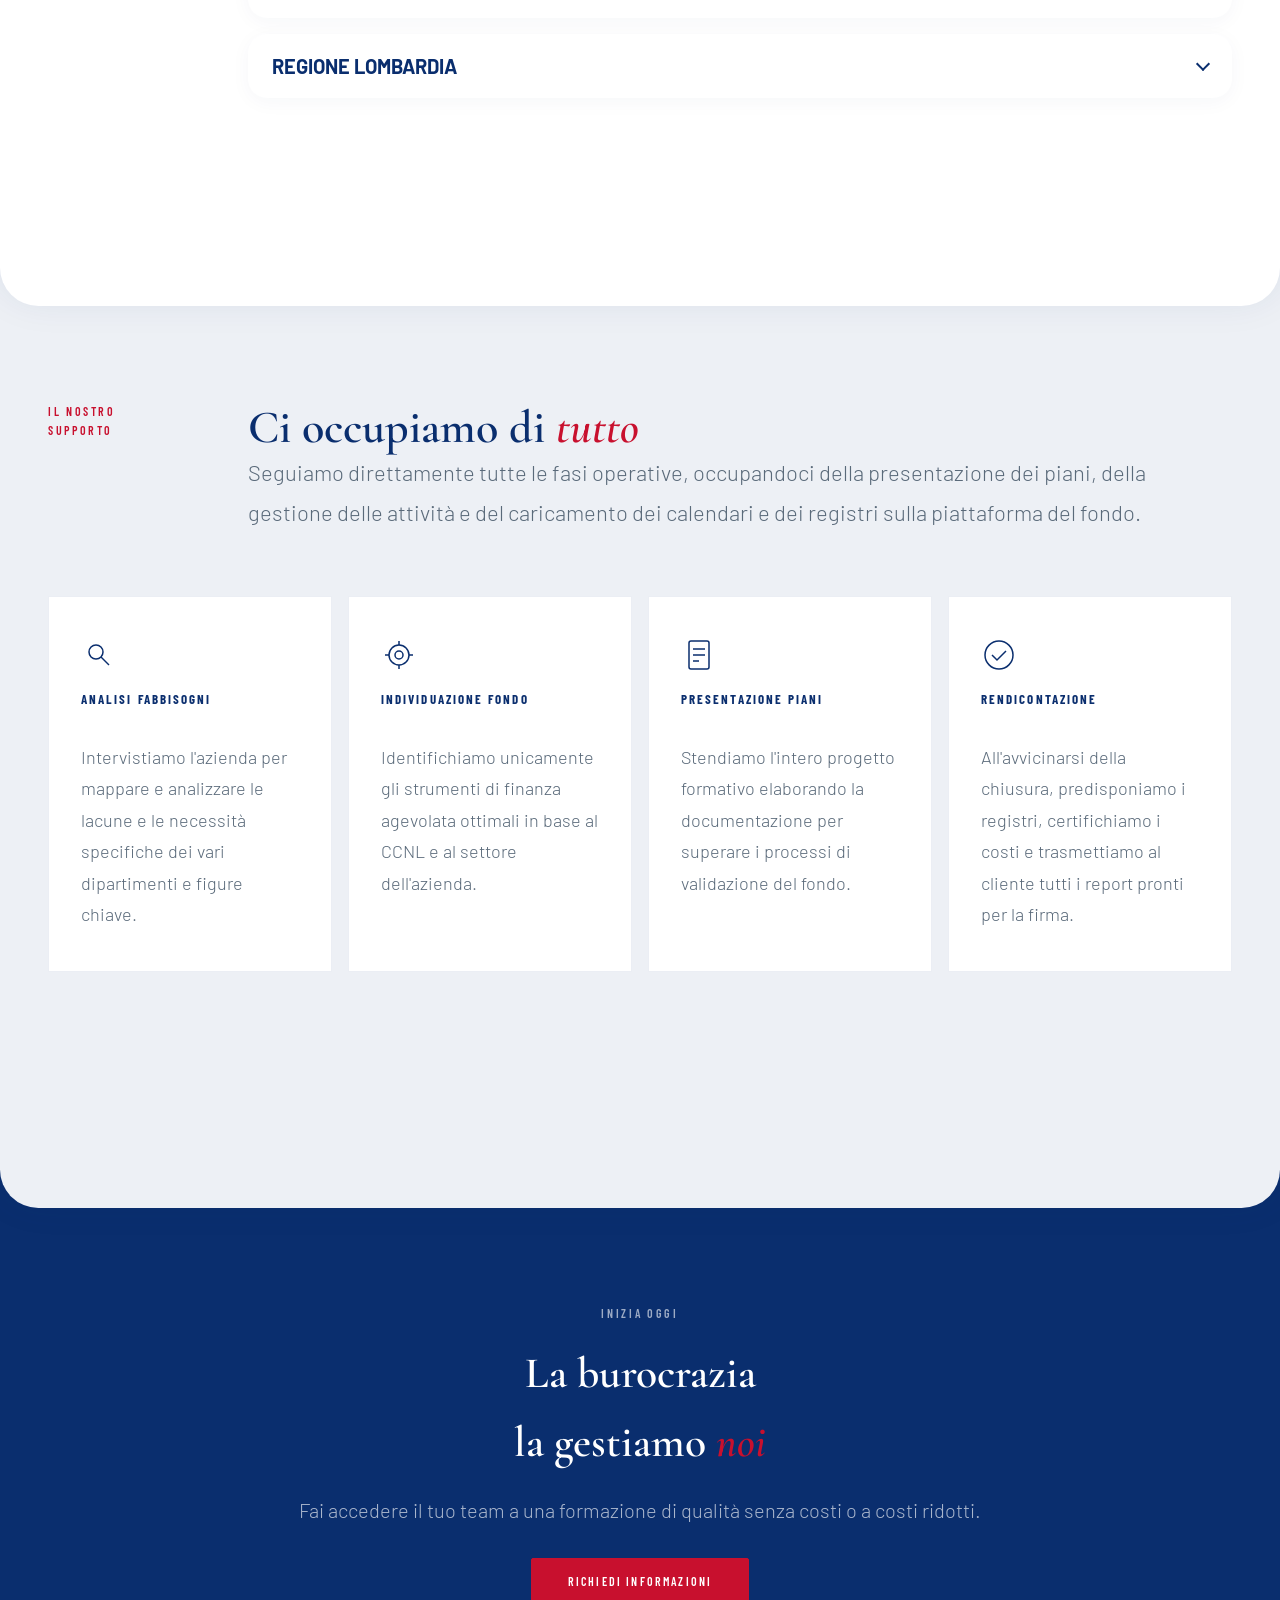
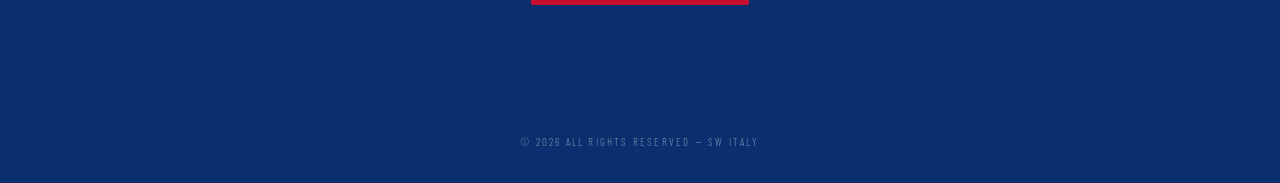
<file: servizio-finanziamenti.html>
<!DOCTYPE html>

<html lang="it">

<head>

  <meta charset="UTF-8" />

  <meta name="viewport" content="width=device-width, initial-scale=1.0, viewport-fit=cover" />

  <meta name="description" content="Gestione Finanziamenti — Supporto completo dalla progettazione alla rendicontazione per accedere ai fondi interprofessionali." />



  <!-- Open Graph -->

  <meta property="og:type"        content="website" />

  <meta property="og:title"       content="Gestione Finanziamenti — SW Italy" />

  <meta property="og:description" content="Supporto completo per accedere ai fondi interprofessionali." />

  <meta property="og:image"       content="img/compressed/jpg/bg-finanziamenti.jpg" />



  <!-- Canonical -->

  <link rel="canonical" href="https://switaly.it/servizio-finanziamenti.html" />



  <title>Gestione Finanziamenti — SW Italy</title>



  <!-- Fonts -->

  <link rel="preconnect" href="https://fonts.googleapis.com" />

  <link rel="preconnect" href="https://fonts.gstatic.com" crossorigin />

  <link rel="preload" href="https://fonts.googleapis.com/css2?family=Cormorant+Garamond:ital,wght@0,300;0,400;1,300;1,400&family=Barlow:wght@300;400;500&family=Barlow+Condensed:wght@400;600;700&display=swap" as="style" crossorigin />

  <link

    href="https://fonts.googleapis.com/css2?family=Cormorant+Garamond:ital,wght@0,300;0,400;1,300;1,400&family=Barlow:wght@300;400;500&family=Barlow+Condensed:wght@400;600;700&display=swap"

    rel="stylesheet"

  />



  <!-- Shared stylesheets -->

  <link rel="stylesheet" href="css/base.css" />

  <link rel="stylesheet" href="css/components.css" />

  <link rel="stylesheet" href="css/sections.css" />

  <link rel="stylesheet" href="css/animations.css" />

  <link rel="stylesheet" href="css/course-page.css" />

</head>

<body class="page-course">



  <!-- Skip-to-content — first focusable element, visible on keyboard focus -->

  <a href="#main-content" class="skip-link">Salta al contenuto principale</a>



  <header>

    <nav id="site-nav" class="nav" role="navigation" aria-label="Navigazione principale">

      <a href="index.html" class="nav__logo" aria-label="SW Italy — home">

        <img src="img/logos/logo-swi.png" alt="SW Italy" />

      </a>

      <ul class="nav__links" role="list">

        <li><a href="index.html#chi-siamo">Chi Siamo</a></li>

        <li><a href="index.html#corsi">Corsi</a></li>

        <li><a href="index.html#servizi">Servizi</a></li>

        <li><a href="index.html#app">App</a></li>

        <li><a href="index.html#contatti">Contatti</a></li>

      </ul>

      <a href="https://formazione.switaly.it/login" class="btn btn--login btn--nav" aria-label="Accedi alla piattaforma">

        <svg width="13" height="13" viewBox="0 0 16 16" fill="none" stroke="currentColor" stroke-width="1.6" aria-hidden="true">

          <circle cx="8" cy="5" r="3"/>

          <path d="M2 14c0-3.3 2.7-6 6-6s6 2.7 6 6"/>

        </svg>

        Accedi

      </a>

      <button id="nav-burger" class="nav__burger" aria-controls="nav-drawer" aria-expanded="false" aria-label="Apri menu">

        <span aria-hidden="true"></span><span aria-hidden="true"></span><span aria-hidden="true"></span>

      </button>

    </nav>

    <nav id="nav-drawer" class="nav__drawer" role="navigation" aria-label="Navigazione mobile">

      <a href="index.html#chi-siamo">Chi Siamo</a><a href="index.html#corsi">Corsi</a><a href="index.html#servizi">Servizi</a><a href="index.html#app">App</a><a href="index.html#contatti">Contatti</a>

      <a href="https://formazione.switaly.it/login" class="btn btn--login btn--drawer-login">

        <svg width="13" height="13" viewBox="0 0 16 16" fill="none" stroke="currentColor" stroke-width="1.6" aria-hidden="true">

          <circle cx="8" cy="5" r="3"/>

          <path d="M2 14c0-3.3 2.7-6 6-6s6 2.7 6 6"/>

        </svg>

        Accedi

      </a>

    </nav>



    <nav id="site-subnav" class="subnav" aria-label="Breadcrumb e servizi collegati">

      <div class="subnav__inner">

        <div class="subnav__breadcrumb-wrap">

          <ol class="breadcrumb" aria-label="Percorso di navigazione">

            <li><a href="index.html">Home</a></li>

            <li aria-hidden="true"><span class="breadcrumb__sep">›</span></li>

            <li><a href="index.html#servizi">Servizi</a></li>

            <li aria-hidden="true"><span class="breadcrumb__sep">›</span></li>

            <li><span class="breadcrumb__current" aria-current="page">Gestione Finanziamenti</span></li>

          </ol>

        </div>

        <ul class="subnav__siblings" role="list" aria-label="I nostri servizi aziendali">

          <li><a href="servizio-finanziamenti.html" aria-current="page">Gestione Finanziamenti</a></li>

          <li><a href="servizio-eventi.html">Eventi Formativi</a></li>

        </ul>

      </div>

    </nav>

  </header>



  <main id="main-content">

    <section class="hero hero--course" aria-labelledby="course-heading">

      <picture>

        <source srcset="img/compressed/avif/bg-finanziamenti.avif" type="image/avif">

        <source srcset="img/compressed/webp/bg-finanziamenti.webp" type="image/webp">

        <img class="hero__bg" src="img/compressed/jpg/bg-finanziamenti.jpg" alt="" aria-hidden="true" style="object-position: center center;" />

      </picture>

      <div class="hero__overlay" aria-hidden="true"></div>



      <div class="hero__content">

        <div aria-hidden="true"></div>

        <div class="hero__right-col">

          <div class="hero__text-col">

            <p class="eyebrow hero__eyebrow" data-reveal>Per le aziende</p>

            <h1 class="hero__title" id="course-heading">

              <span data-reveal="clip"><span class="reveal-inner">Gestione</span></span>

              <span data-reveal="clip"><span class="reveal-inner"><em>Finanziamenti</em></span></span>

            </h1>

            <p class="hero__subtitle" data-reveal>

              Supporto completo dalla progettazione alla rendicontazione per accedere ai fondi interprofessionali.

            </p>

          </div>

        </div>

      </div>

    </section>



    <div class="course-intro" aria-hidden="true">

      <p class="eyebrow hero__eyebrow">Per le aziende</p>

      <h2 class="hero__title">Gestione <em>Finanziamenti</em></h2>

      <p class="hero__subtitle">Supporto completo dalla progettazione alla rendicontazione per aver accesso ai fondi.</p>

    </div>



    <section class="section-layer section-layer--3" style="background: var(--c-surface); padding-bottom: var(--sp-24);" aria-labelledby="intro-finanziamenti">

      <div class="container">

        <div class="layout-split" style="align-items: start; margin-bottom: var(--sp-24);">

          <div class="eyebrow" data-reveal="left">Il Servizio</div>

          <div>

            <h2 class="section-heading" id="intro-finanziamenti" data-reveal>

              Rendere la <em>formazione</em> più accessibile

            </h2>

            <p class="section-body" data-reveal>

              SW Italy supporta imprese e professionisti nell'accesso ai fondi interprofessionali e regionali, che permettono di finanziare completamente o in parte i corsi di formazione. Gestiamo tutte le fasi — dalla progettazione alla rendicontazione — con l'obiettivo di rendere la formazione più accessibile, senza costi o a costi ridotti per l'azienda.

            </p>

          </div>

        </div>



        <div class="layout-split" style="align-items: start; margin-bottom: var(--sp-24);">

          <div class="eyebrow" data-reveal="left">I fondi</div>

          <div>

            <h2 class="section-heading" id="lista-fondi" data-reveal style="margin-bottom: var(--sp-8);">

              I fondi <em>interprofessionali</em>

            </h2>

            

            <details class="accordion" data-reveal>

              <summary>FONDIR</summary>

              <div class="accordion__content">

                <p><strong>Cos'è:</strong> Fondir è il fondo interprofessionale dedicato alla formazione dei dirigenti, sostenendo lo sviluppo delle competenze manageriali attraverso piani formativi aziendali o individuali, interamente o parzialmente finanziabili.</p>

                <p style="margin-top: 8px;"><strong>Chi può accedere:</strong> Imprese del settore terziario, bancario, assicurativo e dei servizi professionali.</p>

                <p style="margin-top: 8px;"><strong>Cosa finanzia:</strong> Percorsi di sviluppo manageriale, coaching, corsi di lingua, competenze digitali e soft skills.</p>

              </div>

            </details>



            <details class="accordion" data-reveal>

              <summary>QUADRIFOR</summary>

              <div class="accordion__content">

                <p><strong>Cos'è:</strong> L'Istituto Bilaterale per lo Sviluppo della Formazione dei Quadri del Terziario.</p>

                <p style="margin-top: 8px;"><strong>Chi può accedere:</strong> Aziende del terziario, della distribuzione e dei servizi che applicano il CCNL di settore per i Quadri.</p>

                <p style="margin-top: 8px;"><strong>Cosa finanzia:</strong> Alta formazione, sviluppo di abilità trasversali e aggiornamento continuo per le figure intermedie (Quadri).</p>

              </div>

            </details>



            <details class="accordion" data-reveal>

              <summary>FONDO FOR.TE.</summary>

              <div class="accordion__content">

                <p><strong>Cos'è:</strong> Fondo interprofessionale per la formazione continua per le imprese del Terziario (commercio, turismo, servizi, logistica, spedizioni e trasporti).</p>

                <p style="margin-top: 8px;"><strong>Chi può accedere:</strong> Tutte le aziende italiane aderenti, dai piccoli esercizi commerciali alle grandi reti logistiche e alberghiere.</p>

                <p style="margin-top: 8px;"><strong>Cosa finanzia:</strong> Formazione obbligatoria (sicurezza), innovazione tecnologica, competenze trasversali e percorsi di lingua straniera per i dipendenti.</p>

              </div>

            </details>



            <details class="accordion" data-reveal>

              <summary>FONDIMPRESA</summary>

              <div class="accordion__content">

                <p><strong>Cos'è:</strong> Il fondo interprofessionale per la formazione continua di Confindustria, CGIL, CISL e UIL.</p>

                <p style="margin-top: 8px;"><strong>Chi può accedere:</strong> Imprese industriali e non, di tutte le dimensioni, operanti in tutti i settori economici.</p>

                <p style="margin-top: 8px;"><strong>Cosa finanzia:</strong> Qualificazione dei processi produttivi, internazionalizzazione, transizione ecologica ed efficientamento.</p>

              </div>

            </details>



            <details class="accordion" data-reveal>

              <summary>FONDIRIGENTI</summary>

              <div class="accordion__content">

                <p><strong>Cos'è:</strong> Il fondo interprofessionale promosso da Confindustria e Federmanager per i dirigenti industriali.</p>

                <p style="margin-top: 8px;"><strong>Chi può accedere:</strong> Dirigenti disoccupati o occupati nelle imprese associate, principalmente nell'ambito industriale.</p>

                <p style="margin-top: 8px;"><strong>Cosa finanzia:</strong> Strategie di innovazione e change management, alta consulenza formativa e certificazioni.</p>

              </div>

            </details>



            <details class="accordion" data-reveal>

              <summary>FBA</summary>

              <div class="accordion__content">

                <p><strong>Cos'è:</strong> Il Fondo Banche Assicurazioni, nato per i lavoratori delle banche, delle assicurazioni e delle società finanziarie.</p>

                <p style="margin-top: 8px;"><strong>Chi può accedere:</strong> Tutti gli istituti di credito, assicurazioni e società ad essi collegate.</p>

                <p style="margin-top: 8px;"><strong>Cosa finanzia:</strong> Aggiornamenti normativi complessi, digitalizzazione finanziaria e miglioramento di skill commerciali ed evolutive.</p>

              </div>

            </details>



            <details class="accordion" data-reveal>

              <summary>REGIONE LOMBARDIA</summary>

              <div class="accordion__content">

                <p><strong>Cos'è:</strong> Opportunità di finanziamento tramite bandi e fondi strutturali regionali (come ad esempio Formazione Continua).</p>

                <p style="margin-top: 8px;"><strong>Chi può accedere:</strong> Tutte le imprese, PMI e liberi professionisti aventi sede operativa o legale in Lombardia.</p>

                <p style="margin-top: 8px;"><strong>Cosa finanzia:</strong> Percorsi reskilling e upskilling approvati all'interno del catalogo regionale o proposti on demand sulle direttive del bando attivo.</p>

              </div>

            </details>



          </div>

        </div>



      </div>

    </section>



    <!-- SECTION 2: Process -->

    <section class="section-layer section-layer--2" style="background: var(--c-surface-2); padding-bottom: calc(var(--sp-24) + var(--app-overhang-mobile));" aria-labelledby="process-heading">

      <div class="container">

        

        <div class="layout-split" style="align-items: start; margin-bottom: var(--sp-16);">

          <div class="eyebrow" data-reveal="left">Il nostro supporto</div>

          <div>

            <h2 class="section-heading" id="process-heading" data-reveal>

              Ci occupiamo di <em>tutto</em>

            </h2>

            <p class="section-body" data-reveal>

              Seguiamo direttamente tutte le fasi operative, occupandoci della presentazione dei piani, della gestione delle attività e del caricamento dei calendari e dei registri sulla piattaforma del fondo.

            </p>

          </div>

        </div>



        <ul class="services-grid" role="list">

          <li class="service-block" data-reveal>

            <svg class="service-block__icon" viewBox="0 0 36 36" fill="none" stroke="currentColor" stroke-width="1.5" aria-hidden="true">

              <circle cx="15" cy="15" r="7"/><path d="M20 20l8 8"/>

            </svg>

            <div class="service-block__title" style="margin-bottom: var(--sp-4);">Analisi Fabbisogni</div>

            <p class="service-block__body">Intervistiamo l'azienda per mappare e analizzare le lacune e le necessità specifiche dei vari dipartimenti e figure chiave.</p>

          </li>

          <li class="service-block" data-reveal>

            <svg class="service-block__icon" viewBox="0 0 36 36" fill="none" stroke="currentColor" stroke-width="1.5" aria-hidden="true">

              <circle cx="18" cy="18" r="10"/><circle cx="18" cy="18" r="4"/><path d="M18 4v4M18 28v4M4 18h4M28 18h4"/>

            </svg>

            <div class="service-block__title" style="margin-bottom: var(--sp-4);">Individuazione Fondo</div>

            <p class="service-block__body">Identifichiamo unicamente gli strumenti di finanza agevolata ottimali in base al CCNL e al settore dell'azienda.</p>

          </li>

          <li class="service-block" data-reveal>

            <svg class="service-block__icon" viewBox="0 0 36 36" fill="none" stroke="currentColor" stroke-width="1.5" aria-hidden="true">

              <rect x="8" y="4" width="20" height="28" rx="2" ry="2"/><path d="M12 12h12M12 18h12M12 24h6"/>

            </svg>

            <div class="service-block__title" style="margin-bottom: var(--sp-4);">Presentazione Piani</div>

            <p class="service-block__body">Stendiamo l'intero progetto formativo elaborando la documentazione per superare i processi di validazione del fondo.</p>

          </li>

          <li class="service-block" data-reveal>

            <svg class="service-block__icon" viewBox="0 0 36 36" fill="none" stroke="currentColor" stroke-width="1.5" aria-hidden="true">

              <circle cx="18" cy="18" r="14"/><path d="M11 18l5 5 9-9"/>

            </svg>

            <div class="service-block__title" style="margin-bottom: var(--sp-4);">Rendicontazione</div>

            <p class="service-block__body">All'avvicinarsi della chiusura, predisponiamo i registri, certifichiamo i costi e trasmettiamo al cliente tutti i report pronti per la firma.</p>

          </li>

        </ul>



      </div>

    </section>



    <!-- SECTION 3: CTA Band -->

    <div

      class="cta-band"

      style="background: var(--c-primary);"

    >

      <div class="container" style="text-align: center;">

        <p class="eyebrow eyebrow--light" data-reveal>Inizia oggi</p>

        <h2 class="cta-band__heading" data-reveal>

          La burocrazia<br>la gestiamo <em style="font-style:italic; color:var(--c-secondary);">noi</em>

        </h2>

        <p class="cta-band__sub" data-reveal>

          Fai accedere il tuo team a una formazione di qualità senza costi o a costi ridotti.

        </p>

        <div data-reveal>

          <a

            href="index.html#contatti"

            class="btn btn--secondary js-course-cta"

            data-course="Gestione Finanziamenti"

            aria-label="Richiedi informazioni su Gestione Finanziamenti"

          >

            Richiedi Informazioni

          </a>

        </div>

      </div>

    </div>



  </main>



  <footer class="footer">

    <p class="footer__text">© 2026 All Rights Reserved — SW Italy</p>

  </footer>



  <script type="module" src="js/inner-page.js"></script>



  <!-- Noscript fallback: expose all content if JS is disabled -->

  <noscript>

    <style>

      [data-reveal],

      .nav__logo,

      .btn--nav {

        opacity: 1 !important;

        transform: none !important;

        width: auto !important;

        animation: none !important;

        transition: none !important;

      }

      [data-reveal="clip"] > .reveal-inner {

        transform: none !important;

        opacity: 1 !important;

      }

    </style>

  </noscript>



</body>

</html>
</file>
<file: css/base.css>
/* ============================================================
   BASE.CSS — Reset, tokens, typography, accessibility
   ============================================================ */

/* ── 1. Design Tokens ────────────────────────────────────── */
:root {
  /* Colors */
  --c-bg:          #f5f6f8;
  --c-surface:     #ffffff;
  --c-surface-2:   #edf0f5;
  --c-white:       #ffffff;
  --c-text:        #0d1b2a;
  --c-off:         #5a6a7a;
  --c-muted:       #9aaabb;

  --c-primary:     #0a2e6e;
  --c-primary-hi:  #1245a0;
  --c-secondary:   #c8102e;
  --c-secondary-lo: rgba(200, 16, 46, 0.10);

  /* Alias — all existing accent references stay valid */
  --c-accent:      var(--c-secondary);
  --c-accent-hi:   #e0182f;
  --c-accent-lo:   var(--c-secondary-lo);

  /* Section stacking shadow — creates depth between overlapping sections */
  --shadow-section: 0 -8px 40px rgba(10, 46, 110, 0.10);

  /* Section curve — shared radius for all overlapping section bottom edges */
  --curve-section: clamp(16px, 3vw, 40px);

  /* Borders */
  --border-primary: 1px solid rgba(10, 46, 110, 0.15);
  --border-accent:  1px solid rgba(200, 16, 46, 0.20);
  --border-muted:   1px solid rgba(10, 46, 110, 0.08);

  /* Typography */
  --font-display: 'Cormorant Garamond', Georgia, serif;
  --font-body:    'Barlow', system-ui, sans-serif;
  --font-label:   'Barlow Condensed', system-ui, sans-serif;

  /* Spacing scale (base 4px) */
  --sp-1:  4px;
  --sp-2:  8px;
  --sp-3:  12px;
  --sp-4:  16px;
  --sp-5:  20px;
  --sp-6:  24px;
  --sp-8:  32px;
  --sp-10: 40px;
  --sp-12: 48px;
  --sp-16: 64px;
  --sp-20: 80px;
  --sp-24: 96px;

  /* Layout */
  --max-w:  1400px;
  --nav-h:  68px;
  --subnav-h: 44px;
  --radius: 2px;

  /* App image overlap — controls bleed into adjacent sections */
  --app-overhang-top:    clamp(40px, 7vw, 100px);
  --app-overhang-bottom: clamp(60px, 10vw, 140px);
  --app-overhang-mobile: clamp(90px, 27vw, 140px);

  /* Easing */
  --ease-out:    cubic-bezier(0.22, 1, 0.36, 1);
  --ease-in-out: cubic-bezier(0.45, 0, 0.55, 1);

  /* Transitions */
  --t-fast:   150ms;
  --t-base:   260ms;
  --t-slow:   500ms;
  --t-reveal: 900ms;
}

/* ── 2. Reduced Motion ───────────────────────────────────── */
@media (prefers-reduced-motion: reduce) {
  :root {
    --t-fast:   0ms;
    --t-base:   0ms;
    --t-slow:   0ms;
    --t-reveal: 0ms;
  }
  *, *::before, *::after {
    animation-duration:       0.01ms !important;
    animation-iteration-count: 1     !important;
    transition-duration:      0.01ms !important;
    scroll-behavior: auto           !important;
  }
}

/* ── 3. Box Model Reset ──────────────────────────────────── */
*, *::before, *::after {
  box-sizing: border-box;
  margin: 0;
  padding: 0;
}

/* ── 4. Document ─────────────────────────────────────────── */
html {
  -webkit-text-size-adjust: 100%;
  text-size-adjust: 100%;
  overflow-x: hidden;
}

body {
  background: var(--c-bg);
  color: var(--c-text);
  font-family: var(--font-body);
  font-weight: 300;
  font-size: 18px;
  line-height: 1.6;
  min-height: 100dvh;
  overflow-x: hidden;
  -webkit-font-smoothing: antialiased;
  -moz-osx-font-smoothing: grayscale;
}

/* ── 5. Focus Styles ─────────────────────────────────────── */
:focus-visible {
  outline: 2px solid var(--c-secondary);
  outline-offset: 3px;
  border-radius: var(--radius);
}

/* Skip-to-content — visually hidden until focused by keyboard */
.skip-link {
  position: absolute;
  top: var(--sp-3);
  left: var(--sp-3);
  z-index: 9999;
  padding: var(--sp-3) var(--sp-6);
  background: var(--c-primary);
  color: var(--c-white);
  font-family: var(--font-label);
  font-size: 12px;
  font-weight: 600;
  letter-spacing: 0.14em;
  text-transform: uppercase;
  border-radius: var(--radius);
  /* Hidden off-screen until focused */
  transform: translateY(calc(-100% - var(--sp-6)));
  transition: transform var(--t-base);
}
.skip-link:focus {
  transform: translateY(0);
}

/* ── 6. Interactive Base ─────────────────────────────────── */
a         { color: inherit; text-decoration: none; }
button    { font: inherit; cursor: pointer; border: none; background: none; }
ul, ol    { list-style: none; }
img, svg  { display: block; max-width: 100%; }
textarea  { resize: vertical; }

/* Utility: visually and semantically hide an element */
.is-hidden { display: none !important; }

/* ── 7. Shared Layout Utility ────────────────────────────── */
.container {
  width: 100%;
  max-width: var(--max-w);
  margin-inline: auto;
  padding-inline: var(--sp-12);
}

@media (min-width: 1600px) { .container { padding-inline: var(--sp-8); } }
@media (max-width: 768px)  { .container { padding-inline: var(--sp-6); } }
@media (max-width: 400px)  { .container { padding-inline: var(--sp-4); } }

/* Global scroll offset — prevents fixed nav from covering anchor targets */
[id] {
  scroll-margin-top: calc(var(--nav-h) + var(--sp-4));
}

/* ── 8. Scroll-reveal primitives ─────────────────────────── */
[data-reveal] {
  opacity: 0;
  transform: translateY(24px);
  transition:
    opacity   var(--t-reveal) var(--ease-out),
    transform var(--t-reveal) var(--ease-out);
}
[data-reveal].is-visible {
  opacity: 1;
  transform: none;
}

/* Clip-path text reveal */
[data-reveal="clip"] {
  overflow: hidden;
  opacity: 1;
  transform: none;
}
[data-reveal="clip"] > .reveal-inner {
  display: block;
  transform: translateY(110%);
  opacity: 0;
  transition:
    transform var(--t-reveal) var(--ease-out),
    opacity 400ms ease;
}
[data-reveal="clip"].is-visible > .reveal-inner {
  transform: none;
  opacity: 1;
}

/* Horizontal slide */
[data-reveal="left"] {
  opacity: 0;
  transform: translateX(-28px);
  transition:
    opacity   var(--t-reveal) var(--ease-out),
    transform var(--t-reveal) var(--ease-out);
}
[data-reveal="left"].is-visible {
  opacity: 1;
  transform: none;
}

/* Line expand */
[data-reveal="line"] {
  transform: none;
  opacity: 1;
  width: 0;
  transition: width 1.1s var(--ease-out);
}
[data-reveal="line"].is-visible { width: 64px; }

/* Stagger delay helpers */
[data-delay="1"] { transition-delay: 80ms;  }
[data-delay="2"] { transition-delay: 160ms; }
[data-delay="3"] { transition-delay: 240ms; }
[data-delay="4"] { transition-delay: 320ms; }
[data-delay="5"] { transition-delay: 400ms; }

/* ── 9. Shared typography utilities ──────────────────────────
   Used across index.html AND all inner pages.
   Section-specific classes (e.g. .section-about__eyebrow)
   should EXTEND these by adding only what differs.
   ─────────────────────────────────────────────────────────── */

/* Eyebrow — small uppercase label above headings */
.eyebrow {
  font-family: var(--font-label);
  font-size: 12px;
  font-weight: 600;
  letter-spacing: 0.22em;
  text-transform: uppercase;
  color: var(--c-secondary);
  margin-bottom: var(--sp-4);
}

/* Light variant — for use on dark/primary-colour backgrounds */
.eyebrow--light {
  color: rgba(255, 255, 255, 0.6);
  display: flex;
  justify-content: center;
}

/* Section heading — display font, bold weight */
.section-heading {
  font-family: var(--font-display);
  font-weight: 600;
  font-size: clamp(30px, 3.6vw, 54px);
  line-height: 1.12;
  color: var(--c-primary);
}
.section-heading em {
  font-style: italic;
  color: var(--c-secondary);
}

/* Section body copy */
.section-body {
  font-size: clamp(18px, 1.8vw, 22px);
  line-height: 1.78;
  color: var(--c-off);
}

/* Auto-gap between consecutive section-body paragraphs.
   Use .section-body--spaced when a sibling already exists above
   and no wrapper provides the gap (e.g. flex/grid gap). */
.section-body + .section-body,
.section-body--spaced {
  margin-top: var(--sp-5);
}

/* ── 10. Shared layout utilities ─────────────────────────────
   Reusable structural patterns extracted from section classes.
   ─────────────────────────────────────────────────────────── */

/* Split layout — sidebar tag + main content (used by about, inner pages) */
.layout-split {
  display: grid;
  grid-template-columns: 120px 1fr;
  gap: var(--sp-20);
  align-items: start;
}
@media (max-width: 900px) {
  .layout-split {
    grid-template-columns: 1fr;
    gap: var(--sp-6);
  }
}

/* Two-column layout — equal columns (used by contact, app, inner pages) */
.layout-two-col {
  display: grid;
  grid-template-columns: 1fr 1fr;
  gap: var(--sp-16);
  align-items: start;
}
@media (max-width: 900px) {
  .layout-two-col {
    grid-template-columns: 1fr;
    gap: var(--sp-10);
  }
}

/* Card grid — auto-fill, min 280px (used by courses, services, inner pages) */
.layout-grid {
  display: grid;
  grid-template-columns: repeat(auto-fill, minmax(min(280px, 100%), 1fr));
  gap: var(--sp-4);
}

/* ── 11. Section stacking utility ────────────────────────────
   Any section that participates in the overlap stack
   gets .section-layer. Modifiers set z-index per layer.
   ─────────────────────────────────────────────────────────── */
.section-layer {
  position: relative;
  border-radius: 0 0 var(--curve-section) var(--curve-section);
  margin-top: calc(-1 * var(--curve-section));
  padding-top: calc(var(--sp-24) + var(--curve-section));
  box-shadow: var(--shadow-section);
}
.section-layer--5 { z-index: 5; }
.section-layer--4 { z-index: 4; }
.section-layer--3 { z-index: 3; }
.section-layer--2 { z-index: 2; }
.section-layer--1 { z-index: 1; }

/* ── 12. Page hero modifier ──────────────────────────────────
   Inner pages use .hero--page: shorter, static image,
   no scroll hint, subtitle slot.
   ─────────────────────────────────────────────────────────── */
.hero--page {
  height: clamp(300px, 55dvh, 520px);
  min-height: unset;
}
/* .hero--page .hero__bg — inner page bg is a static <img>, same object-fit rules apply as the video */
.hero__subtitle {
  font-family: var(--font-body);
  font-size: clamp(17px, 1.8vw, 21px);
  font-weight: 300;
  line-height: 1.65;
  color: rgba(255,255,255,0.78);
  max-width: 560px;
  margin-top: var(--sp-6);
  text-align: center;
}

/* Breadcrumb — for inner pages */
.breadcrumb {
  display: flex;
  align-items: center;
  gap: var(--sp-2);
  font-family: var(--font-label);
  font-size: 11px;
  letter-spacing: 0.14em;
  text-transform: uppercase;
  color: var(--c-off);
  margin-bottom: var(--sp-8);
  flex-wrap: wrap;
}
.breadcrumb a {
  color: var(--c-off);
  transition: color var(--t-base);
}
.breadcrumb a:hover { color: var(--c-secondary); }
.breadcrumb__sep {
  color: var(--c-muted);
  font-size: 10px;
}
.breadcrumb__current { color: var(--c-primary); }
</file>
<file: css/components.css>
/* ============================================================
   COMPONENTS.CSS — Reusable UI components
   ============================================================ */

/* ── NAV ─────────────────────────────────────────────────── */
.nav {
  position: fixed;
  top: 0; left: 0; right: 0;
  z-index: 200;
  height: var(--nav-h);
  display: flex;
  align-items: center;
  justify-content: space-between;
  padding-inline: var(--sp-12);
  transition:
    background     var(--t-slow) var(--ease-out),
    backdrop-filter var(--t-slow) var(--ease-out),
    border-color   var(--t-slow);
  border-bottom: 1px solid transparent;
}

.nav--scrolled {
  background: rgba(10, 46, 110, 0.94);
  backdrop-filter: blur(20px);
  -webkit-backdrop-filter: blur(20px);
  border-color: rgba(200, 16, 46, 0.25);
}

/* When mobile drawer is open, nav goes fully opaque blue —
   no video bleeds through the burger/logo row */
.nav--drawer-open {
  background: var(--c-primary);
  backdrop-filter: none;
  -webkit-backdrop-filter: none;
  border-color: transparent;
}

/* Logo — image */
.nav__logo {
  display: flex;
  align-items: center;
  flex-shrink: 0;
  opacity: 0;
  animation: nav-drop 0.7s 0.1s var(--ease-out) forwards;
}
.nav__logo img {
  --logo-h: 38px;
  height: var(--logo-h);
  width: auto;
  object-fit: contain;
  /* Allow logo to retain original colors */
  transition: opacity var(--t-base);
}
.nav__logo img:hover { opacity: 0.85; }

/* Login button — ghost with lock icon */
.btn--login {
  color: var(--c-white);
  background: transparent;
  border: 1px solid rgba(255,255,255,0.45);
  display: inline-flex;
  align-items: center;
  gap: var(--sp-2);
}
.btn--login svg {
  width: 13px;
  height: 13px;
  flex-shrink: 0;
}
.btn--login:hover {
  background: rgba(255,255,255,0.12);
  border-color: rgba(255,255,255,0.8);
  color: var(--c-white);
  transform: translateY(-1px);
}

/* Desktop links */
.nav__links {
  display: flex;
  align-items: center;
  gap: var(--sp-8);
}
/* Links start visible. JS adds .js-ready to <html> and the animation
   takes over — this ensures they're never invisible without JS. */
.js-ready .nav__links li {
  opacity: 0;
  transform: translateY(-8px);
}
.nav__links a {
  font-family: var(--font-label);
  font-size: 12px;
  font-weight: 400;
  letter-spacing: 0.16em;
  text-transform: uppercase;
  color: rgba(255,255,255,0.78);
  position: relative;
  transition: color var(--t-base);
  padding-block: var(--sp-1);
}
.nav__links a::after {
  content: '';
  position: absolute;
  bottom: -3px; left: 0; right: 100%;
  height: 1px;
  background: var(--c-secondary);
  transition: right var(--t-slow) var(--ease-out);
}
.nav__links a:hover              { color: var(--c-white); }
.nav__links a:hover::after       { right: 0; }

/* Burger */
.nav__burger {
  display: none;
  flex-direction: column;
  justify-content: center;
  gap: 5px;
  width: 40px;
  height: 40px;
  padding: var(--sp-2);
  cursor: pointer;
  background: none;
  border: none;
}
.nav__burger span {
  display: block;
  width: 24px;
  height: 1.5px;
  background: var(--c-white);
  transform-origin: center;
  transition:
    transform var(--t-slow) var(--ease-out),
    opacity   var(--t-base);
}
.nav__burger[aria-expanded="true"] span:nth-child(1) {
  transform: translateY(6.5px) rotate(45deg);
}
.nav__burger[aria-expanded="true"] span:nth-child(2) {
  opacity: 0;
  transform: scaleX(0);
}
.nav__burger[aria-expanded="true"] span:nth-child(3) {
  transform: translateY(-6.5px) rotate(-45deg);
}

/* Mobile drawer — covers full screen including nav area */
.nav__drawer {
  display: none;
  position: fixed;
  inset: 0;
  top: 0;
  z-index: 199;
  background: var(--c-primary);
  flex-direction: column;
  align-items: center;
  justify-content: center;
  gap: var(--sp-8);
  opacity: 0;
  pointer-events: none;
  transition: opacity var(--t-slow) var(--ease-out);
  padding-top: var(--nav-h);
  padding-bottom: env(safe-area-inset-bottom, 0px);
  /* Allow scrolling when content overflows on landscape phones */
  overflow-y: auto;
  /* Prevent momentum scroll bleed on iOS */
  -webkit-overflow-scrolling: touch;
}
.nav__drawer.is-open {
  opacity: 1;
  pointer-events: all;
}
.nav__drawer a {
  font-family: var(--font-label);
  font-size: clamp(22px, 6vw, 32px);
  font-weight: 600;
  letter-spacing: 0.14em;
  text-transform: uppercase;
  color: var(--c-white);
  transition: color var(--t-base);
}
.nav__drawer a:hover { color: var(--c-secondary); }

/* ── BUTTONS ─────────────────────────────────────────────── */
.btn {
  display: inline-flex;
  align-items: center;
  justify-content: center;
  gap: var(--sp-2);
  font-family: var(--font-label);
  font-weight: 600;
  font-size: 12px;
  letter-spacing: 0.18em;
  text-transform: uppercase;
  padding: 13px 36px;
  border-radius: var(--radius);
  transition:
    background   var(--t-base),
    color        var(--t-base),
    border-color var(--t-base),
    transform    var(--t-base);
  white-space: nowrap;
  min-height: 44px;
  cursor: pointer;
}
.btn:hover  { transform: translateY(-2px); }
.btn:active { transform: translateY(0); }

/* Primary — blue fill */
.btn--primary {
  color: var(--c-white);
  background: var(--c-primary);
  border: 1px solid var(--c-primary);
}
.btn--primary:hover {
  background: var(--c-primary-hi);
  border-color: var(--c-primary-hi);
}

/* Secondary — red fill */
.btn--secondary {
  color: var(--c-white);
  background: var(--c-secondary);
  border: 1px solid var(--c-secondary);
}
.btn--secondary:hover {
  background: var(--c-accent-hi);
  border-color: var(--c-accent-hi);
}

/* Ghost — white border/text (for use on dark/image backgrounds) */
.btn--ghost {
  color: var(--c-white);
  background: transparent;
  border: 1px solid rgba(255,255,255,0.5);
}
.btn--ghost:hover {
  background: var(--c-secondary);
  border-color: var(--c-secondary);
  color: var(--c-white);
}

/* Nav CTA */
.btn--nav {
  font-size: 11px;
  padding: 9px 24px;
  min-height: 36px;
  opacity: 0;
  animation: nav-drop 0.7s 0.55s var(--ease-out) forwards;
}

/* ── STAT ────────────────────────────────────────────────── */
.stat {
  display: flex;
  flex-direction: column;
  align-items: center;
  text-align: center;
  padding: var(--sp-5) var(--sp-8);
  position: relative;
}
.stat + .stat::before {
  content: '';
  position: absolute;
  left: 0; top: 20%; bottom: 20%;
  width: 1px;
  background: rgba(10, 46, 110, 0.15);
}
.stat__number {
  font-family: var(--font-display);
  font-weight: 300;
  font-size: clamp(36px, 4.5vw, 56px);
  line-height: 1;
  color: var(--c-primary);
}
.stat__suffix {
  font-size: 0.55em;
  vertical-align: super;
  line-height: 1;
}
.stat__label {
  font-family: var(--font-label);
  font-size: 10px;
  font-weight: 400;
  letter-spacing: 0.2em;
  text-transform: uppercase;
  color: var(--c-off);
  margin-top: var(--sp-3);
  line-height: 1.7;
}

/* ── COURSE CARD ─────────────────────────────────────────── */
.course-card {
  position: relative;
  overflow: hidden;
  display: flex;
  flex-direction: column;
  justify-content: flex-end;
  min-height: 380px;
  /* Fallback bg if image missing */
  background-color: var(--c-primary);
}

/* Background image layer — now a <picture> element with an <img> inside.
   object-position art direction is set inline on the <img> per-card. */
.course-card__bg {
  position: absolute;
  inset: 0;
  display: block;                  /* picture is inline by default */
  background-color: var(--c-primary); /* fallback while image loads */
  transition: transform var(--t-slow) var(--ease-out);
  overflow: hidden;
}
.course-card__bg img {
  width: 100%;
  height: 100%;
  object-fit: cover;
  object-position: center;        /* overridden per-card via inline style */
  display: block;
  transition: transform var(--t-slow) var(--ease-out);
}
.course-card:hover .course-card__bg img {
  transform: scale(1.04);
}

/* Blue overlay — darkens on hover */
.course-card__overlay {
  position: absolute;
  inset: 0;
  background: rgba(10, 46, 110, 0.70);
  transition: background var(--t-slow);
}
.course-card:hover .course-card__overlay {
  background: rgba(10, 46, 110, 0.85);
}

/* Red top accent line on hover */
.course-card::before {
  content: '';
  position: absolute;
  top: 0; left: 0;
  width: 0; height: 3px;
  background: var(--c-secondary);
  transition: width var(--t-slow) var(--ease-out);
  z-index: 3;
}
.course-card:hover::before { width: 100%; }

/* Logo slot
   Default controlled by --card-logo-h token.
   Override per-card inline: style="--card-logo-h:72px"
   Current default: 56px */
.course-card__logo {
  position: absolute;
  top: var(--sp-6);
  left: var(--sp-6);
  --card-logo-h: 56px;
  height: var(--card-logo-h);
  max-width: 180px;
  width: auto;
  object-fit: contain;
  z-index: 2;
  filter: drop-shadow(0 2px 8px rgba(0,0,0,0.45));
  transition: transform var(--t-base);
}
.course-card:hover .course-card__logo {
  transform: scale(1.04);
}
/* Hide broken/missing logo images gracefully — no broken icon shown */
.course-card__logo[src=""],
.course-card__logo:not([src]) {
  display: none;
}
.course-card__logo.is-hidden {
  display: none;
}

/* Content */
.course-card__content {
  position: relative;
  z-index: 2;
  padding: var(--sp-8) var(--sp-6);
  display: flex;
  flex-direction: column;
  gap: var(--sp-3);
}
.course-card__title {
  font-family: var(--font-display);
  font-weight: 600;
  font-size: clamp(22px, 2.5vw, 30px);
  line-height: 1.2;
  color: var(--c-white);
}
.course-card__body {
  font-size: clamp(16px, 1.6vw, 18px);
  line-height: 1.7;
  color: rgba(255,255,255,0.82);
}
.course-card__btn {
  margin-top: var(--sp-3);
  align-self: flex-start;
}
/* Ghost → primary on card hover */
.course-card:hover .btn--ghost {
  background: var(--c-secondary);
  border-color: var(--c-secondary);
  color: var(--c-white);
}

/* ── SERVICE BLOCK ───────────────────────────────────────── */
.service-block {
  background: var(--c-surface);
  border: var(--border-muted);
  padding: var(--sp-10) var(--sp-8);
  display: flex;
  flex-direction: column;
  gap: var(--sp-4);
  position: relative;
  transition: border-color var(--t-slow), transform var(--t-slow) var(--ease-out);
}
.service-block::before {
  content: '';
  position: absolute;
  top: 0; left: 0;
  width: 0; height: 3px;
  background: var(--c-secondary);
  transition: width var(--t-slow) var(--ease-out);
}
.service-block:hover::before     { width: 100%; }
.service-block:hover             { border-color: rgba(200,16,46,0.20); }

@media (prefers-reduced-motion: no-preference) {
  .service-block:hover { transform: translateY(-4px); }
}

.service-block__icon {
  width: 36px; height: 36px;
  color: var(--c-primary);
  flex-shrink: 0;
}
.service-block__title {
  font-family: var(--font-label);
  font-size: 13px;
  font-weight: 700;
  letter-spacing: 0.16em;
  text-transform: uppercase;
  color: var(--c-primary);
}
.service-block__body {
  font-size: clamp(16px, 1.6vw, 18px);
  line-height: 1.75;
  color: var(--c-off);
}

/* "Scopri di più" link — only on blocks that have one */
.service-block__link {
  display: inline-flex;
  align-items: center;
  gap: var(--sp-2);
  margin-top: var(--sp-2);
  font-family: var(--font-label);
  font-size: 11px;
  font-weight: 600;
  letter-spacing: 0.18em;
  text-transform: uppercase;
  color: var(--c-primary);
  transition: gap var(--t-base), color var(--t-base);
}
.service-block__link svg {
  width: 14px;
  height: 14px;
  flex-shrink: 0;
  transition: transform var(--t-base);
}
.service-block__link:hover {
  color: var(--c-secondary);
  gap: var(--sp-4);
}
.service-block__link:hover svg {
  transform: translateX(3px);
}
.form-group {
  display: flex;
  flex-direction: column;
  gap: var(--sp-2);
}
.form-group label {
  font-family: var(--font-label);
  font-size: 11px;
  font-weight: 600;
  letter-spacing: 0.18em;
  text-transform: uppercase;
  color: var(--c-off);
}
.form-group input,
.form-group textarea {
  font-family: var(--font-body);
  font-size: 15px;
  font-weight: 300;
  color: var(--c-text);
  background: var(--c-surface);
  border: var(--border-primary);
  padding: var(--sp-3) var(--sp-4);
  border-radius: var(--radius);
  width: 100%;
  min-height: 44px;
  transition: border-color var(--t-base);
}
.form-group input:focus,
.form-group textarea:focus {
  outline: none;
  border-color: var(--c-primary);
  box-shadow: 0 0 0 3px rgba(10,46,110,0.10);
}
.form-group input.input-corso {
  font-weight: 500;
  color: var(--c-primary);
}
.form-group textarea {
  min-height: 120px;
}
/* Inline error state */
.form-group input.is-error,
.form-group textarea.is-error {
  border-color: var(--c-secondary);
}
.form-group .form-error {
  font-size: 12px;
  color: var(--c-secondary);
  display: none;
}
.form-group.has-error .form-error { display: block; }

/* Checkbox row */
.form-checkbox {
  display: flex;
  align-items: flex-start;
  gap: var(--sp-3);
  cursor: pointer;
}
.form-checkbox input[type="checkbox"] {
  width: 18px; height: 18px;
  min-height: unset;
  flex-shrink: 0;
  margin-top: 2px;
  accent-color: var(--c-primary);
  cursor: pointer;
}
.form-checkbox span {
  font-size: 13px;
  color: var(--c-off);
  line-height: 1.5;
}

/* Submit-level error — shown below the form when the API call fails */
.form-submit-error {
  font-size: 13px;
  color: var(--c-secondary);
  padding: var(--sp-3) var(--sp-4);
  border: var(--border-accent);
  border-radius: var(--radius);
  background: var(--c-secondary-lo);
}

/* Form success message */
.form-success {
  display: none;
  padding: var(--sp-6);
  background: rgba(10,46,110,0.07);
  border: var(--border-primary);
  border-radius: var(--radius);
  font-family: var(--font-label);
  font-size: 13px;
  letter-spacing: 0.1em;
  color: var(--c-primary);
  text-align: center;
}
.form-success.is-visible { display: block; }

/* Privacy policy link inside the form checkbox */
.form-privacy-link {
  color: var(--c-primary);
  text-decoration: underline;
  transition: color var(--t-base);
}
.form-privacy-link:hover {
  color: var(--c-secondary);
}

/* Category heading inside a service-block card */
.service-block__heading {
  font-family: var(--font-display);
  font-size: clamp(24px, 2.8vw, 36px);
  font-weight: 600;
  color: var(--c-primary);
  margin-bottom: var(--sp-2);
  line-height: 1.15;
}

/* Divider rule inside a service-block */
.service-block__rule {
  border: 0;
  border-top: 1px solid var(--c-surface-2);
  margin: var(--sp-6) 0 var(--sp-4);
}

/* Drawer login button spacing */
.btn--drawer-login {
  margin-top: var(--sp-4);
}

/* ── 9. Accordion Component ───────────────────────────────── */
.accordion {
  background: var(--c-surface);
  border-radius: calc(var(--curve-section) / 2);
  margin-bottom: var(--sp-4);
  overflow: hidden;
  box-shadow: 0 4px 20px rgba(10, 46, 110, 0.04);
  transition: box-shadow 0.3s ease;
}
.accordion:hover {
  box-shadow: 0 8px 30px rgba(10, 46, 110, 0.08);
}
.accordion summary {
  padding: var(--sp-4) var(--sp-6);
  font-family: var(--font-body);
  font-weight: 700;
  font-size: clamp(16px, 1.8vw, 20px);
  color: var(--c-primary);
  cursor: pointer;
  list-style: none; /* Hide default arrow */
  display: flex;
  justify-content: space-between;
  align-items: center;
  transition: color 0.3s ease;
}
.accordion summary::-webkit-details-marker { display: none; }
.accordion summary::after {
  content: "";
  display: block;
  width: 10px; height: 10px;
  border-right: 2px solid currentColor;
  border-bottom: 2px solid currentColor;
  transform: translateY(-2px) rotate(45deg);
  transition: transform 0.3s cubic-bezier(0.4, 0, 0.2, 1);
}
.accordion[open] summary {
  color: var(--c-secondary);
  border-bottom: 1px solid rgba(13, 27, 42, 0.05);
}
.accordion[open] summary::after {
  transform: translateY(2px) rotate(-135deg);
}
.accordion__content {
  padding: var(--sp-4) var(--sp-6);
  color: var(--c-off);
  font-size: clamp(16px, 1.65vw, 18px);
  line-height: 1.6;
}

/* ── RESPONSIVE COMPONENT OVERRIDES ─────────────────────── */
@media (max-width: 900px) {
  .nav { padding-inline: var(--sp-6); }
  .nav__links,
  .btn--nav    { display: none; }
  .nav__burger { display: flex; }
  .nav__drawer { display: flex; }
}

/*
  Landscape phone override — restore desktop nav on phones held sideways.
  Range: 600px–900px wide + landscape orientation.
  - Below 600px landscape: too narrow even rotated (very old/small devices)
  - Above 900px landscape: already gets desktop nav from the default rules
  - iPads in portrait (768px+) are NOT landscape, so they're unaffected here

  We restore the desktop nav and hide the burger.
  The drawer is already hidden by display:none default — no change needed.
*/
@media (min-width: 600px) and (max-width: 900px) and (orientation: landscape) {
  .nav { padding-inline: var(--sp-8); }
  .nav__links { display: flex; }
  .btn--nav   { display: inline-flex; }
  .nav__burger,
  .nav__drawer { display: none; }
}

@media (max-width: 560px) {
  .stat + .stat::before { display: none; }
  .stat {
    flex-direction: row;
    justify-content: space-between;
    align-items: center;
    padding: var(--sp-4) 0;
    text-align: left;
    border-bottom: var(--border-muted);
  }
  .stat:last-child { border-bottom: none; }
  .stat__label {
    margin-top: 0;
    text-align: right;
    max-width: 52%;
  }
  .course-card { min-height: 320px; }
}
</file>
<file: css/sections.css>
/* ============================================================
   SECTIONS.CSS — Page section layouts
   ============================================================ */

/* ── HERO — Block A: Visual ──────────────────────────────── */
.hero {
  position: relative;
  width: 100%;
  height: 100dvh;
  min-height: 480px;
  display: flex;
  align-items: center;
  justify-content: center;
  overflow: hidden;
  /* No border-radius — video fills 100% of viewport edge to edge */
  border-radius: 0;
  z-index: 5;
}

.hero__bg {
  position: absolute;
  inset: 0;
  width: 100%;
  height: 100%;
  object-fit: cover;
  object-position: center center;
  background-color: var(--c-primary);
}

/* Portrait mobile reframe — tune % to your video subject */
@media (max-width: 560px) and (orientation: portrait) {
  .hero__bg {
    object-position: 60% center;
  }
}

.hero__overlay {
  position: absolute;
  inset: 0;
  background: linear-gradient(
    to bottom,
    rgba(10,46,110,0.60) 0%,
    rgba(10,46,110,0.30) 40%,
    rgba(10,46,110,0.72) 100%
  );
}

.hero__content {
  position: relative;
  z-index: 2;
  display: flex;
  flex-direction: column;
  align-items: center;
  text-align: center;
  padding-inline: var(--sp-6);
  max-width: min(860px, 90vw);
  /* Nudge content down by half nav height so it feels
     visually centred accounting for the fixed bar above */
  margin-top: calc(var(--nav-h) / 2);
}

.hero__title {
  font-family: var(--font-display);
  font-weight: 300;
  font-size: clamp(40px, 7vw, 96px);
  line-height: 1.05;
  color: var(--c-white);
  letter-spacing: -0.01em;
}
.hero__title em {
  font-style: italic;
  color: var(--c-secondary);
}

.hero__scroll {
  position: absolute;
  bottom: max(28px, env(safe-area-inset-bottom, 28px));
  left: 50%;
  transform: translateX(-50%);
  display: flex;
  flex-direction: column;
  align-items: center;
  gap: var(--sp-2);
  z-index: 2;
  opacity: 0;
  transition: opacity 0.8s 1.4s;
}
.hero__scroll.is-visible { opacity: 1; }
.hero__scroll-label {
  font-family: var(--font-label);
  font-size: 9px;
  letter-spacing: 0.28em;
  text-transform: uppercase;
  color: rgba(255,255,255,0.6);
}
.hero__scroll-line {
  width: 1px;
  height: 40px;
  background: linear-gradient(to bottom, var(--c-secondary), transparent);
  animation: scroll-pulse 2.2s 2s ease-in-out infinite;
}
/* ── HERO — Block B: Text strip ──────────────────────────── */
.hero-strip {
  background: var(--c-surface-2);
  /* No negative margin — hero is flat-bottomed now */
  padding-block: var(--sp-16);
  border-radius: 0 0 var(--curve-section) var(--curve-section);
  position: relative;
  z-index: 4;
  box-shadow: var(--shadow-section);
}
.hero-strip__inner {
  max-width: 820px;
  margin-inline: auto;
  text-align: center;
  padding-inline: var(--sp-6);
}
/* Slogan — large, editorial, commanding */
.hero-strip__text {
  font-family: var(--font-display);
  font-size: clamp(26px, 3.6vw, 48px);
  font-weight: 400;
  line-height: 1.35;
  color: var(--c-text);
  letter-spacing: -0.01em;
}
.hero-strip__text strong {
  font-weight: 600;
  color: var(--c-primary);
  font-style: italic;
}

/* ── CHI SIAMO ───────────────────────────────────────────── */
/* section-layer--3 in HTML supplies: position, z-index, margin-top,
   padding-top (sp-24 + curve), border-radius, box-shadow */
.section-about {
  padding-bottom: var(--sp-24);
  background: var(--c-surface);
}
/* .section-about__inner replaced by .layout-split utility in base.css */
/* Unique to about tag: sticky positioning and top padding offset */
.section-about__tag {
  padding-top: var(--sp-2);
  position: sticky;
  top: calc(var(--nav-h) + var(--sp-6));
}
.section-about__line {
  height: 1px;
  background: var(--c-secondary);
  margin-bottom: var(--sp-8);
}
.section-about__heading {
  font-family: var(--font-display);
  font-weight: 600;
  font-size: clamp(32px, 4vw, 56px);
  line-height: 1.12;
  color: var(--c-primary);
  margin-bottom: var(--sp-6);
}
.section-about__heading em {
  font-style: italic;
  color: var(--c-secondary);
}
.section-about__body {
  font-size: clamp(18px, 1.8vw, 22px);
  line-height: 1.78;
  color: var(--c-off);
  max-width: 560px;
  margin-bottom: var(--sp-12);
}

/* Stats bar — same background as section-about, separated only by a subtle rule */
.stats-bar {
  background: transparent;
  border-top: var(--border-primary);
  padding: var(--sp-10) var(--sp-12);
  margin-top: var(--sp-12);
}
.stats-bar__inner {
  display: flex;
  align-items: stretch;
  justify-content: center;
  flex-wrap: wrap;
  max-width: var(--max-w);
  margin-inline: auto;
}

/* ── CORSI ───────────────────────────────────────────────── */
/* section-layer--2 in HTML supplies: position, z-index, margin-top,
   padding-top (sp-24 + curve), border-radius, box-shadow */
.section-courses {
  padding-bottom: var(--sp-24);
  background: var(--c-bg);
}
.section-courses__header {
  display: flex;
  align-items: flex-end;
  justify-content: space-between;
  gap: var(--sp-8);
  margin-bottom: var(--sp-16);
  flex-wrap: wrap;
}
/* .section-courses__eyebrow and .section-courses__heading
   are fully covered by .eyebrow and .section-heading in base.css.
   No overrides needed — remove to avoid duplication. */

/* Auto-fill grid — never breaks on any viewport */
.courses-grid {
  display: grid;
  grid-template-columns: repeat(auto-fill, minmax(min(280px, 100%), 1fr));
  gap: var(--sp-4);
}

/* ── SERVIZI ─────────────────────────────────────────────── */
/* section-layer--2 in HTML supplies: position, z-index, margin-top,
   padding-top (sp-24 + curve), border-radius, box-shadow */
.section-services {
  padding-bottom: var(--sp-24);
  background: var(--c-surface-2);
}
.section-services__header {
  margin-bottom: var(--sp-16);
}
/* .section-services__eyebrow — fully covered by .eyebrow in base.css */
/* .section-services__heading — covered by .section-heading; only max-width is unique */
.section-services__heading {
  max-width: 620px;
}
.services-grid {
  display: grid;
  grid-template-columns: repeat(auto-fill, minmax(min(280px, 100%), 1fr));
  gap: var(--sp-4);
}

/* ── APP ─────────────────────────────────────────────────── */

/*
   OVERLAP INTENT:
   Desktop — image overhangs top (into services) and bottom (into contact)
   Mobile  — image overhangs top only (into services), no bottom overhang
   
   --app-overhang-* tokens live in base.css :root.
   Changing them there updates all adjacent section compensations automatically.
*/

/* section-layer--2 in HTML supplies: position, z-index, margin-top,
   padding-top (sp-24 + curve), border-radius, box-shadow.
   section-app needs a tighter top padding, so we override it here. */
.section-app {
  background: var(--c-primary);
  /* Compact top padding — just enough to clear the services curve overlap.
     Intentionally less than the standard sp-24 used by other layers. */
  padding-top: calc(var(--sp-12) + var(--curve-section));
  /* No bottom padding — image wrap handles the spacing */
  padding-bottom: 0;
  /* Allow image to bleed above the section top edge */
  overflow: visible;
}

.section-app__inner {
  display: grid;
  grid-template-columns: 1fr 1fr;
  gap: var(--sp-16);
  /* Text column aligns to centre; image column pushes to bottom edge */
  align-items: center;
}

/* .section-app__eyebrow — fully covered by .eyebrow in base.css */

.section-app__heading {
  font-family: var(--font-display);
  font-weight: 600;
  font-size: clamp(30px, 3.6vw, 52px);
  line-height: 1.12;
  color: var(--c-white);
  margin-bottom: var(--sp-6);
}

.section-app__body {
  font-size: clamp(18px, 1.8vw, 22px);
  line-height: 1.78;
  color: rgba(255,255,255,0.72);
  max-width: 480px;
  /* Bottom padding keeps text away from image bleed area */
  padding-bottom: var(--sp-16);
}

.section-app__body strong {
  color: var(--c-secondary);
  font-weight: 500;
}

/* Image wrap:
   - Pulls up above section top so image overlaps services below
   - Pulls down below section bottom so image overlaps contact above  */
.section-app__image-wrap {
  display: flex;
  justify-content: center;
  align-items: flex-end;
  /* Bleed above */
  margin-top:    calc(-1 * var(--app-overhang-top));
  /* Bleed below */
  margin-bottom: calc(-1 * var(--app-overhang-bottom));
  position: relative;
  z-index: 3;
  /* scroll-margin-top handled globally by [id] rule in base.css */
}

.section-app__image {
  /* Larger — fills the column comfortably */
  width: 100%;
  max-width: clamp(280px, 36vw, 480px);
  height: auto;
  object-fit: contain;
  object-position: top center;
  display: block;

  /*
    MASK — fades the bottom ~20% to transparent so the
    cut bottom of the PNG blends into whatever's below.
    IMPORTANT: mask is applied BEFORE drop-shadow, so the
    shadow respects the fade. We avoid drop-shadow entirely
    here because it bleeds through the transparent mask edges
    and creates the black rectangle. Instead we use a
    subtle filter: brightness adjustment only.
  */
  -webkit-mask-image: linear-gradient(
    to bottom,
    black 0%,
    black 75%,
    transparent 95%
  );
  mask-image: linear-gradient(
    to bottom,
    black 0%,
    black 75%,
    transparent 95%
  );

  /* No drop-shadow — it leaks through mask transparency.
     The image reads fine on blue without it. */
  filter: none;

  /* Entrance animation — individual properties so they compose with the
     app-float keyframe (which animates `translate`, not `transform`) */
  opacity: 0;
  translate: 0px 32px;
  scale: 0.96;
  transition:
    opacity   0.9s var(--ease-out),
    translate 1.1s var(--ease-out),
    scale     1.1s var(--ease-out);
}

.section-app__image.is-visible {
  opacity: 1;
  translate: none;
  scale: none;
  /* Ambient float — starts once the entrance animation completes.
     Uses `translate` (individual property) so it composes with
     the `transform` in is-tracking without overriding it. */
  animation: app-float 5s var(--ease-in-out) infinite;
  animation-delay: 1.1s; /* matches entrance transition duration */
}

/* Cursor-follow tilt — JS adds this class and sets --tx / --ty custom props.
   Uses `transform` (not `translate`) so it is a separate compositing layer
   from app-float which animates the individual `translate` property.
   The browser stacks them independently: no pausing, no fighting. */
.section-app__image.is-tracking {
  transition:
    opacity   0.9s var(--ease-out),
    transform 0.35s var(--ease-out);
  transform: translate(var(--tx, 0px), var(--ty, 0px)) scale(1.025);
}


/* Team section must compensate for image bleeding down from app */
/* section-layer--1 in HTML supplies: position, z-index, margin-top,
   padding-top (sp-24 + curve), border-radius, box-shadow.
   section-team overrides padding-top to compensate for the app image bleed. */
.section-team {
  padding-top: calc(var(--sp-24) + var(--app-overhang-bottom));
  padding-bottom: var(--sp-24);
  background: var(--c-surface-2);
}
.section-team__header {
  margin-bottom: var(--sp-12);
}

.team-grid {
  display: grid;
  grid-template-columns: repeat(auto-fill, minmax(min(220px, 100%), 1fr));
  gap: var(--sp-4);
  margin-inline: auto;
}

.team-card {
  position: relative;
  border-radius: var(--sp-2);
  overflow: hidden;
  aspect-ratio: 3/5;
  background-color: var(--c-surface);
}

.team-card__image {
  width: 100%;
  height: 100%;
  object-fit: cover;
  display: block;
}

.team-card__caption {
  position: absolute;
  bottom: 0;
  left: 0;
  width: 100%;
  padding: var(--sp-12) var(--sp-4) var(--sp-4);
  background: linear-gradient(to top, rgba(10, 46, 110, 0.95) 0%, rgba(10, 46, 110, 0.5) 60%, transparent 100%);
  color: var(--c-white);
  display: flex;
  flex-direction: column;
  justify-content: flex-end;
}

.team-card__name {
  font-family: var(--font-body);
  font-weight: 500;
  font-size: 16px;
  line-height: 1.2;
}

.team-card__role {
  font-family: var(--font-body);
  font-size: 13px;
  opacity: 0.8;
  margin-top: var(--sp-1);
}

/* section-layer--1 in HTML supplies: position, z-index, margin-top,
   padding-top (sp-24 + curve), border-radius, box-shadow.
   section-contact is the last section — it sits flush against the footer,
   so we suppress the curve and shadow that section-layer adds. */
.section-contact {
  padding-bottom: var(--sp-24);
  background: var(--c-surface);
  border-radius: 0;
  box-shadow: none;
}

/* Services must compensate for image bleeding up from app */
.section-services {
  /* Already has its own padding-top from overlap stack.
     Add extra so the image doesn't cover service card text. */
  padding-bottom: calc(var(--sp-24) + var(--app-overhang-top));
}
.section-contact__header {
  margin-bottom: var(--sp-16);
}
/* .section-contact__eyebrow — fully covered by .eyebrow in base.css */
.section-contact__heading {
  font-family: var(--font-display);
  font-weight: 600;
  font-size: clamp(30px, 3.4vw, 48px);
  line-height: 1.15;
  color: var(--c-primary);
}
/* .section-contact__inner replaced by .layout-two-col utility in base.css */

/* Form column */
.contact-form {
  display: flex;
  flex-direction: column;
  gap: var(--sp-5);
}

/* Info column */
.contact-info {
  display: flex;
  flex-direction: column;
  gap: var(--sp-8);
}
.contact-info__map {
  width: 100%;
  height: auto;
  aspect-ratio: 4/3;
  display: block;
  background-color: var(--c-surface-2);
  border: var(--border-muted);
}
.contact-info__address {
  display: flex;
  flex-direction: column;
  gap: var(--sp-2);
  font-style: normal; /* <address> defaults to italic in browsers */
}
.contact-info__name {
  font-family: var(--font-label);
  font-size: 15px;
  font-weight: 700;
  letter-spacing: 0.12em;
  text-transform: uppercase;
  color: var(--c-primary);
}
.contact-info__detail {
  font-size: 15px;
  line-height: 1.7;
  color: var(--c-off);
}

.contact-info__tel {
  color: var(--c-primary);
  transition: color var(--t-base);
}
.contact-info__tel:hover { color: var(--c-secondary); }

/* ── MAP CLICK-TO-LOAD (GDPR) ────────────────────────────────
   Shows a static placeholder until the user explicitly consents
   to loading the Google Maps iframe (which sets third-party cookies).
   ─────────────────────────────────────────────────────────── */
.map-consent {
  position: relative;
  width: 100%;
  aspect-ratio: 4/3;
  background-color: var(--c-surface-2);
  border: var(--border-muted);
  overflow: hidden;
  display: flex;
  align-items: center;
  justify-content: center;
}

/* Static map preview image — blurred to signal it's not yet interactive */
.map-consent__preview {
  position: absolute;
  inset: 0;
  width: 100%;
  height: 100%;
  object-fit: cover;
  filter: blur(3px) brightness(0.85);
  transform: scale(1.05); /* hides blur edge artefacts */
}

/* Overlay with consent CTA */
.map-consent__overlay {
  position: relative;
  z-index: 2;
  display: flex;
  flex-direction: column;
  align-items: center;
  gap: var(--sp-4);
  padding: var(--sp-6);
  text-align: center;
}

.map-consent__label {
  font-family: var(--font-label);
  font-size: 11px;
  font-weight: 600;
  letter-spacing: 0.18em;
  text-transform: uppercase;
  color: var(--c-white);
  background: rgba(10, 46, 110, 0.82);
  padding: var(--sp-2) var(--sp-4);
  border-radius: var(--radius);
}

.map-consent__disclaimer {
  font-size: 11px;
  color: rgba(255, 255, 255, 0.8);
  max-width: 240px;
  line-height: 1.5;
  background: rgba(10, 46, 110, 0.70);
  padding: var(--sp-2) var(--sp-3);
  border-radius: var(--radius);
}

/* Loaded state — replace the consent UI with the real iframe */
.map-consent.is-loaded {
  display: block;   /* iframe fills naturally */
}
.map-consent.is-loaded .map-consent__preview,
.map-consent.is-loaded .map-consent__overlay {
  display: none;
}
.map-consent__iframe {
  display: none;
  width: 100%;
  height: 100%;
  border: 0;
}
.map-consent.is-loaded .map-consent__iframe {
  display: block;
}

/* ── FOOTER ──────────────────────────────────────────────── */
.footer {
  background: var(--c-primary);
  padding-block: var(--sp-8);
  text-align: center;
}
.footer__text {
  font-family: var(--font-label);
  font-size: 11px;
  letter-spacing: 0.2em;
  text-transform: uppercase;
  color: rgba(255,255,255,0.45);
}

/* ── RESPONSIVE SECTION OVERRIDES ────────────────────────── */
@media (max-width: 900px) {
  /* .layout-split and .layout-two-col responsive overrides live in base.css */
  .section-about__tag { position: static; }

  .section-app__inner {
    grid-template-columns: 1fr;
    gap: 0;
  }
  /* Drastically reduce top padding on mobile — the image wrap's
     negative margin already handles the visual top boundary.
     We only need enough room so the blue bg starts right below
     the image's midpoint, not a full section-worth above it. */
  .section-app {
    padding-top: var(--sp-4);
  }
  /* Mobile: image on top, overhangs up into services by ~half the image height
     so the phone sits half on services (white) and half on app (blue) */
  .section-app__image-wrap {
    order: -1;
    margin-top: calc(-1 * var(--app-overhang-mobile));
    margin-bottom: 0;
    padding-bottom: var(--sp-4);
  }
  .section-app__image {
    max-width: clamp(180px, 55vw, 280px);
  }
  .section-app__body  { padding-bottom: var(--sp-8); }
  
  /* Team: no bottom-bleed compensation on mobile */
  .section-team {
    padding-top: calc(var(--sp-16) + var(--curve-section));
  }
  
  /* Contact: reduce vertical padding on mobile */
  .section-contact    {
    padding-top: calc(var(--sp-16) + var(--curve-section));
  }
  
  /* Services: extra bottom padding = half-image overhang so cards aren't obscured */
  .section-services   {
    padding-bottom: calc(var(--sp-16) + var(--app-overhang-mobile));
  }

  /* .section-contact__inner responsive handled by .layout-two-col in base.css */

  .section-courses__header {
    flex-direction: column;
    align-items: flex-start;
  }

  .stats-bar { padding: var(--sp-8) var(--sp-6); }
}

@media (max-width: 560px) {
  /* Reduce bottom padding on small screens.
     padding-top is NOT touched here — it is managed by .section-layer
     (calc(sp-24 + curve)) and must keep the curve compensation intact. */
  .section-about,
  .section-courses,
  .section-services,
  .section-team {
    padding-bottom: var(--sp-16);
  }
  /* app and contact are NOT listed here — their padding is managed
     by the overlap system and must not be overridden */
  .stats-bar {
    padding: var(--sp-5) var(--sp-4);
  }
  .stats-bar__inner {
    flex-direction: column;
    gap: 0;
  }
  .hero-strip { padding-block: var(--sp-8); }
}

/* Landscape phone — hero must not clip content */
@media (max-height: 500px) and (orientation: landscape) {
  .hero {
    height: auto;
    min-height: unset;
    padding-block: calc(var(--nav-h) + var(--sp-12)) var(--sp-12);
  }
  .hero__scroll { display: none; }

  /* Reduce section vertical padding so content isn't viewed through a letterbox.
     padding-top keeps the curve compensation; only padding-bottom is compressed. */
  .section-about,
  .section-courses,
  .section-services,
  .section-team {
    padding-bottom: var(--sp-10);
  }

  /* hero-strip tighter */
  .hero-strip { padding-block: var(--sp-8); }

  /* stats bar tighter */
  .stats-bar { padding: var(--sp-6) var(--sp-6); }

  /* Drawer: switch to horizontal layout on landscape so links don't overflow.
     Row wrapping with smaller font means everything fits without scrolling
     even if the user can scroll as fallback. */
  .nav__drawer {
    flex-direction: row;
    flex-wrap: wrap;
    justify-content: center;
    align-content: center;
    gap: var(--sp-4) var(--sp-8);
    padding-block: var(--nav-h) var(--sp-6);
  }
  .nav__drawer a {
    font-size: clamp(14px, 3.5vw, 18px);
  }
  /* Login button in drawer stays on its own row */
  .btn--drawer-login {
    flex-basis: 100%;
    display: flex;
    justify-content: center;
    margin-top: 0;
  }
}
</file>
<file: css/animations.css>
/* ============================================================
   ANIMATIONS.CSS — @keyframes & entrance orchestration
   ============================================================ */

/* ── Hero entrance sequence ──────────────────────────────── */
.hero__title [data-reveal="clip"]:nth-child(1) .reveal-inner { transition-delay: 250ms; }
.hero__title [data-reveal="clip"]:nth-child(2) .reveal-inner { transition-delay: 420ms; }
.hero__scroll { transition-delay: 1400ms; }

/* ── Stats entrance stagger ──────────────────────────────── */
.stat:nth-child(1) { transition-delay: 0ms;   }
.stat:nth-child(2) { transition-delay: 100ms; }
.stat:nth-child(3) { transition-delay: 200ms; }

/* ── Course cards stagger ────────────────────────────────── */
.courses-grid [data-reveal]:nth-child(1) { transition-delay: 0ms;   }
.courses-grid [data-reveal]:nth-child(2) { transition-delay: 80ms;  }
.courses-grid [data-reveal]:nth-child(3) { transition-delay: 160ms; }
.courses-grid [data-reveal]:nth-child(4) { transition-delay: 240ms; }
.courses-grid [data-reveal]:nth-child(5) { transition-delay: 320ms; }
.courses-grid [data-reveal]:nth-child(6) { transition-delay: 400ms; }
.courses-grid [data-reveal]:nth-child(7) { transition-delay: 480ms; }

/* ── Service blocks stagger ──────────────────────────────── */
.services-grid [data-reveal]:nth-child(1) { transition-delay: 0ms;   }
.services-grid [data-reveal]:nth-child(2) { transition-delay: 100ms; }
.services-grid [data-reveal]:nth-child(3) { transition-delay: 200ms; }

/* ── App image — ambient float ───────────────────────────── */
/* Uses the individual `translate` property (not `transform`) so it
   composes independently with the cursor-follow transform in is-tracking. */
@keyframes app-float {
  0%, 100% { translate: 0px 0px; }
  50%      { translate: 0px -10px; }
}


/* Nav links / logo / btn--nav entrance */
@keyframes nav-drop {
  to { opacity: 1; transform: none; }
}

/* Hero scroll-hint pulse */
@keyframes scroll-pulse {
  0%,100% { opacity: 0.3; transform: scaleY(0.5); transform-origin: top; }
  50%     { opacity: 1;   transform: scaleY(1); }
}
</file>
<file: css/course-page.css>
/* ============================================================
   COURSE-PAGE.CSS — Styles specific to course detail pages.
   All base typography, layout, nav, footer, components come
   from the shared CSS files. This file only adds what is new.
   ============================================================ */

/* ── SUBNAV (sticky breadcrumb bar) ─────────────────────────
   Sits below the main nav as a second fixed strip.
   --subnav-h token lives in base.css :root (default 44px).
   On inner pages, body.page-course gets padding-top for both bars.
   ─────────────────────────────────────────────────────────── */

.subnav {
  position: fixed;
  top: var(--nav-h);
  left: 0; right: 0;
  z-index: 190;
  height: var(--subnav-h);
  background: rgba(255,255,255,0.96);
  backdrop-filter: blur(12px);
  -webkit-backdrop-filter: blur(12px);
  border-bottom: var(--border-muted);
  display: flex;
  align-items: center;
  padding-inline: var(--sp-12);
  transition: box-shadow var(--t-slow);
}
.subnav--shadow {
  box-shadow: 0 2px 16px rgba(10,46,110,0.07);
}

.subnav__inner {
  display: flex;
  align-items: center;
  justify-content: space-between;
  width: 100%;
  max-width: var(--max-w);
  margin-inline: auto;
  gap: var(--sp-8);
}

/* Breadcrumb inside subnav — inline, no bottom margin */
.subnav .breadcrumb {
  margin-bottom: 0;
  flex-wrap: nowrap;
  overflow: hidden;
}
/* Truncate long paths on small screens */
.subnav .breadcrumb a,
.subnav .breadcrumb__current {
  white-space: nowrap;
  overflow: hidden;
  text-overflow: ellipsis;
  max-width: 140px;
}
/* First item (Home) always visible */
.subnav .breadcrumb li:first-child a { max-width: none; }

/* Sibling course links in subnav — scrollable horizontal list */
.subnav__siblings {
  display: flex;
  align-items: center;
  gap: var(--sp-5);
  list-style: none;
  overflow-x: auto;
  scrollbar-width: none;
  flex-shrink: 0;
}
.subnav__siblings::-webkit-scrollbar { display: none; }
.subnav__siblings a {
  font-family: var(--font-label);
  font-size: 11px;
  font-weight: 400;
  letter-spacing: 0.14em;
  text-transform: uppercase;
  color: var(--c-off);
  white-space: nowrap;
  transition: color var(--t-base);
  padding-block: var(--sp-1);
  position: relative;
}
.subnav__siblings a::after {
  content: '';
  position: absolute;
  bottom: -2px; left: 0; right: 100%;
  height: 1px;
  background: var(--c-secondary);
  transition: right var(--t-slow) var(--ease-out);
}
.subnav__siblings a:hover        { color: var(--c-primary); }
.subnav__siblings a:hover::after { right: 0; }
.subnav__siblings a[aria-current="page"] {
  color: var(--c-primary);
  font-weight: 600;
}
.subnav__siblings a[aria-current="page"]::after {
  right: 0;
  background: var(--c-primary);
}

/* Body offset — push content below both fixed bars */
body.page-course {
  padding-top: calc(var(--nav-h) + var(--subnav-h));
}

/* Nav always fully blue on inner pages — no transparent phase */
body.page-course #site-nav {
  background: var(--c-primary) !important;
  backdrop-filter: none;
  -webkit-backdrop-filter: none;
  border-color: rgba(200,16,46,0.18);
}

/* ── COURSE HERO — split overlay ─────────────────────────────
   Left half: image shows through clearly
   Right half: fades to deep blue, text sits over it
   ─────────────────────────────────────────────────────────── */
.hero--course {
  /* Taller than page hero — image deserves room */
  height: clamp(380px, 62dvh, 600px);
  min-height: unset;
  /* No border-radius on hero — flat top, curve at bottom via section-layer */
  border-radius: 0;
  align-items: flex-end;
  justify-content: flex-end;
  text-align: left;
  overflow: hidden;
}

/* Directional overlay: transparent left → blue right */
.hero--course .hero__overlay {
  background: linear-gradient(
    to right,
    rgba(10,46,110,0.02)  0%,
    rgba(10,46,110,0.20) 35%,
    rgba(10,46,110,0.82) 62%,
    rgba(10,46,110,0.96) 100%
  );
}

/* Content: absolutely positioned to fill the hero, then split internally.
   This escapes the flex flow of .hero entirely — no fighting with
   justify-content or align-items from the base class.              */
.hero--course .hero__content {
  position: absolute;
  inset: 0;
  /* Internal grid: left column for logo, right for text */
  display: grid;
  grid-template-columns: 1fr 1fr;
  align-items: center;
  gap: 0;
  /* Constrain the inner content with padding only */
  padding-inline: clamp(var(--sp-8), 5vw, var(--sp-12));
  padding-bottom: 0;
  padding-top: 0;
  /* Reset any flex-inherited properties */
  max-width: none;
  width: auto;
  margin: 0;
  text-align: center;
}

/* Container for the right half of the hero (over the blue gradient) */
.hero--course .hero__right-col {
  display: flex;
  flex-direction: row;
  align-items: center;
  justify-content: center;
  justify-self: center;
  gap: var(--sp-8);
  padding-right: 0;
}

/* Logo itself */
.hero--course .hero__logo {
  height: clamp(52px, 7vw, 88px);
  width: auto;
  max-width: 240px;
  object-fit: contain;
  /* Layered shadow: crisp near + diffused far — readable on gradient */
  filter:
    drop-shadow(0 2px 8px rgba(0,0,0,0.4))
    drop-shadow(0 6px 32px rgba(10,46,110,0.5));
  margin-bottom: var(--sp-6);
  margin-left: var(--sp-4);
}

/* Text block inside the right column */
.hero--course .hero__text-col {
  display: flex;
  flex-direction: column;
  align-items: flex-end;
  justify-content: center;
  gap: 0;
  padding-right: 0;
}

.hero--course .hero__eyebrow {
  color: rgba(255,255,255,0.7);
  margin-bottom: var(--sp-3);
  text-align: right;
}

.hero--course .hero__title {
  font-size: clamp(32px, 4.5vw, 64px);
  text-align: right;
}

.hero--course .hero__subtitle {
  text-align: right;
  margin-top: var(--sp-4);
  max-width: 380px;
}

/* ── MOBILE HERO: full blue overlay, text below ──────────────
   On portrait mobile the side-split is meaningless (too narrow).
   We switch to full overlay + move text below the image instead.
   ─────────────────────────────────────────────────────────── */
@media (max-width: 700px) {
  .hero--course {
    height: clamp(240px, 50vw, 340px);
    align-items: flex-end;
    justify-content: center;
  }
  /* Remove the full blue overlay entirely.
     Instead: a bottom-to-blue fade so the image melts
     seamlessly into the .course-intro blue block below. */
  .hero--course .hero__overlay {
    background: linear-gradient(
      to bottom,
      rgba(10,46,110,0.00)  0%,
      rgba(10,46,110,0.00) 45%,
      rgba(10,46,110,0.60) 72%,
      rgba(10,46,110,1.00) 100%
    );
  }
  /* Reset the two-column grid to hidden */
  .hero--course .hero__content {
    display: none;
  }
}

/* ── COURSE INTRO (mobile text block below hero) ─────────────
   On desktop: hidden (text is inside hero).
   On mobile:  visible block below the image.
   ─────────────────────────────────────────────────────────── */
.course-intro {
  display: none;
}
@media (max-width: 700px) {
  .course-intro {
    display: block;
    background: var(--c-primary);
    padding: var(--sp-8) var(--sp-6) var(--sp-10);
    text-align: left;
  }
  .course-intro .hero__eyebrow { color: rgba(255,255,255,0.65); }
  .course-intro .hero__title {
    font-family: var(--font-display);
    font-weight: 300;
    font-size: clamp(28px, 7vw, 40px);
    line-height: 1.05;
    color: var(--c-white);
    letter-spacing: -0.01em;
    margin-bottom: var(--sp-3);
  }
  .course-intro .hero__title em { font-style: italic; color: var(--c-secondary); }
  .course-intro .hero__subtitle {
    font-size: 15px;
    color: rgba(255,255,255,0.72);
    line-height: 1.65;
    margin-top: 0;
    text-align: left;
    max-width: 100%;
  }
  .course-intro .hero__logo {
    height: 36px;
    width: auto;
    object-fit: contain;
    margin-bottom: var(--sp-4);
    display: block;
  }
}

/* ── MOBILE SUBNAV ───────────────────────────────────────────
   Siblings list scrolls horizontally, breadcrumb hidden on
   very small screens to save space.
   ─────────────────────────────────────────────────────────── */
@media (max-width: 900px) {
  .subnav { padding-inline: var(--sp-6); }
  /* Hide breadcrumb on mobile — just show sibling course links */
  .subnav__breadcrumb-wrap { display: none; }
  .subnav__siblings { flex: 1; }
}
@media (max-width: 560px) {
  .subnav__siblings a { font-size: 10px; letter-spacing: 0.1em; }
}

/* ── FEATURE PILLARS (3 icon blocks) ────────────────────────*/
.pillars {
  display: grid;
  grid-template-columns: repeat(3, 1fr);
  gap: var(--sp-6);
  margin-bottom: var(--sp-16);
}
.pillar {
  display: flex;
  flex-direction: column;
  align-items: flex-start;
  gap: var(--sp-3);
  padding: var(--sp-6);
  background: var(--c-surface-2);
  border: var(--border-muted);
  border-radius: var(--radius);
  transition: border-color var(--t-slow), transform var(--t-slow) var(--ease-out);
}
.pillar:hover { border-color: rgba(10,46,110,0.2); }
@media (prefers-reduced-motion: no-preference) {
  .pillar:hover { transform: translateY(-3px); }
}
.pillar__icon {
  width: 32px; height: 32px;
  color: var(--c-secondary);
  flex-shrink: 0;
}
.pillar__title {
  font-family: var(--font-label);
  font-size: 12px;
  font-weight: 700;
  letter-spacing: 0.14em;
  text-transform: uppercase;
  color: var(--c-primary);
}
.pillar__body {
  font-size: clamp(16px, 1.6vw, 18px);
  line-height: 1.7;
  color: var(--c-off);
}

@media (max-width: 700px) {
  .pillars { grid-template-columns: 1fr; gap: var(--sp-3); }
}

/* ── CONTENT SECTIONS on course page ────────────────────────*/
.course-section {
  padding-block: var(--sp-20);
  border-top: var(--border-muted);
}
.course-section:first-child { border-top: none; }

.course-section__heading {
  font-family: var(--font-display);
  font-weight: 600;
  font-size: clamp(26px, 3.2vw, 42px);
  line-height: 1.15;
  color: var(--c-primary);
  margin-bottom: var(--sp-8);
}
.course-section__heading em {
  font-style: italic;
  color: var(--c-secondary);
}

/* Method blocks — icon + title + body */
.method-block {
  display: grid;
  grid-template-columns: 48px 1fr;
  gap: var(--sp-5) var(--sp-6);
  align-items: start;
  padding-block: var(--sp-8);
  border-top: var(--border-muted);
}
.method-block:first-child { border-top: none; padding-top: 0; }
.method-block__icon {
  width: 40px; height: 40px;
  color: var(--c-primary);
  margin-top: 4px;
}
.method-block__title {
  font-family: var(--font-label);
  font-size: 13px;
  font-weight: 700;
  letter-spacing: 0.14em;
  text-transform: uppercase;
  color: var(--c-primary);
  margin-bottom: var(--sp-3);
}
.method-block__body {
  font-size: clamp(17px, 1.7vw, 20px);
  line-height: 1.78;
  color: var(--c-off);
  grid-column: 2;
}
@media (max-width: 560px) {
  .method-block {
    grid-template-columns: 1fr;
    gap: var(--sp-3);
  }
  .method-block__body { grid-column: 1; }
}

/* Outcomes list */
.outcomes {
  list-style: none;
  display: flex;
  flex-direction: column;
  gap: var(--sp-3);
}
/* Tighter variant — used when outcomes sit alongside other content blocks */
.outcomes--tight {
  margin-top: var(--sp-2);
  gap: var(--sp-2);
}
.outcomes li {
  display: flex;
  align-items: flex-start;
  gap: var(--sp-3);
  font-size: clamp(17px, 1.7vw, 20px);
  line-height: 1.7;
  color: var(--c-off);
}
.outcomes li::before {
  content: '';
  flex-shrink: 0;
  width: 6px;
  height: 6px;
  border-radius: 50%;
  background: var(--c-secondary);
  margin-top: 8px;
}

/* Column wrapper for the two-column module listing grid */
.course-modules-col {
  display: flex;
  flex-direction: column;
  gap: var(--sp-8);
}

/* ── COURSE MODULE BLOCK ─────────────────────────────────────
   Repeating pattern: eyebrow badge + module title + description.
   Used in corso-ai.html to list individual course modules.
   ─────────────────────────────────────────────────────────── */
.course-module {
  display: flex;
  flex-direction: column;
  gap: var(--sp-1);
}

/* The module-level eyebrow badge (overrides base eyebrow color per track) */
.course-module__badge {
  font-family: var(--font-label);
  font-size: 10px;
  font-weight: 600;
  letter-spacing: 0.2em;
  text-transform: uppercase;
  margin-bottom: var(--sp-2);
}
.course-module__badge--base     { color: var(--c-primary); }
.course-module__badge--advanced { color: var(--c-secondary); }

/* Module title */
.course-module__title {
  font-family: var(--font-body);
  font-weight: 600;
  font-size: clamp(17px, 1.8vw, 22px);
  color: var(--c-text);
  line-height: 1.3;
}

/* Module description — shares section-body styles, no extra margin needed
   because the gap on .course-module handles spacing */
.course-module__body {
  font-size: clamp(16px, 1.6vw, 19px);
  line-height: 1.7;
  color: var(--c-off);
}

/* ── AUDIENCE BLOCK ──────────────────────────────────────────
   h4 title + section-body description pair, used for target
   audience listings on course pages.
   ─────────────────────────────────────────────────────────── */
.audience-block {
  display: flex;
  flex-direction: column;
  gap: var(--sp-1);
  margin-bottom: var(--sp-6);
}
.audience-block:last-child { margin-bottom: 0; }

.audience-block__title {
  font-family: var(--font-body);
  font-weight: 700;
  font-size: clamp(18px, 1.8vw, 22px);
  color: var(--c-text);
  line-height: 1.25;
}

/* ── SECTION-BODY CALLOUT ────────────────────────────────────
   Bold-coloured emphasis paragraph — sits after a normal
   section-body to add a punchy closing statement.
   ─────────────────────────────────────────────────────────── */
.section-body--callout {
  font-weight: 500;
  color: var(--c-primary);
}
/* ── CTA BAND ────────────────────────────────────────────────
   Full-width blue band with contact button at bottom of page.
   Always flat-bottomed — it's the last element before footer.
   ─────────────────────────────────────────────────────────── */
.cta-band {
  background: var(--c-primary);
  /* padding-top compensates for the negative margin-top overlap,
     leaving exactly --sp-24 of visible spacing below the curved section above */
  padding-top: calc(var(--sp-24) + var(--curve-section));
  padding-bottom: var(--sp-24);
  text-align: center;
  /* Flat bottom — last element before footer */
  border-radius: 0;
  /* Pull up under the last content section, mimicking section-layer
     without inheriting its padding-top or border-radius */
  margin-top: calc(-1 * var(--curve-section));
  position: relative;
  z-index: 1;
  box-shadow: var(--shadow-section);
}
.cta-band__heading {
  font-family: var(--font-display);
  font-weight: 600;
  font-size: clamp(28px, 3.4vw, 46px);
  color: var(--c-white);
  margin-bottom: var(--sp-4);
}
.cta-band__sub {
  font-size: clamp(17px, 1.7vw, 20px);
  color: rgba(255,255,255,0.65);
  margin-bottom: var(--sp-8);
}

/* ── VIDEO EMBED ─────────────────────────────────────────────
   Responsive 16:9 iframe wrapper used in servizio-eventi.html.
   Replaces the inline style="aspect-ratio:16/9; position:relative…"
   pattern, which also referenced the non-existent --shadow-sm token.

   Sizing rationale:
   - layout-split gives the content column ~1100px on desktop (1400px
     container minus sidebar/gap/padding). We cap at 760px so the
     player height stays ~428px — comfortably visible on any laptop
     without the player dwarfing the text or requiring scroll to see
     the controls. The cap is wide enough the video never looks small.
   - On mobile (< 900px) layout-split collapses to 1 column so the
     video fills the full container width naturally — max-width lifted.
   ──────────────────────────────────────────────────────────── */
.video-embed {
  position: relative;
  width: 100%;
  max-width: 760px;
  /* 16:9 intrinsic ratio — height is always derived from width */
  aspect-ratio: 16 / 9;
  overflow: hidden;
  border-radius: var(--radius);
  box-shadow: 0 4px 24px rgba(10, 46, 110, 0.12);
  background: var(--c-text);
}

.video-embed iframe {
  position: absolute;
  inset: 0;
  width: 100%;
  height: 100%;
  border: 0;
  display: block;
}

/* Mobile: full container width, no cap needed */
@media (max-width: 900px) {
  .video-embed {
    max-width: 100%;
  }
}
</file>
